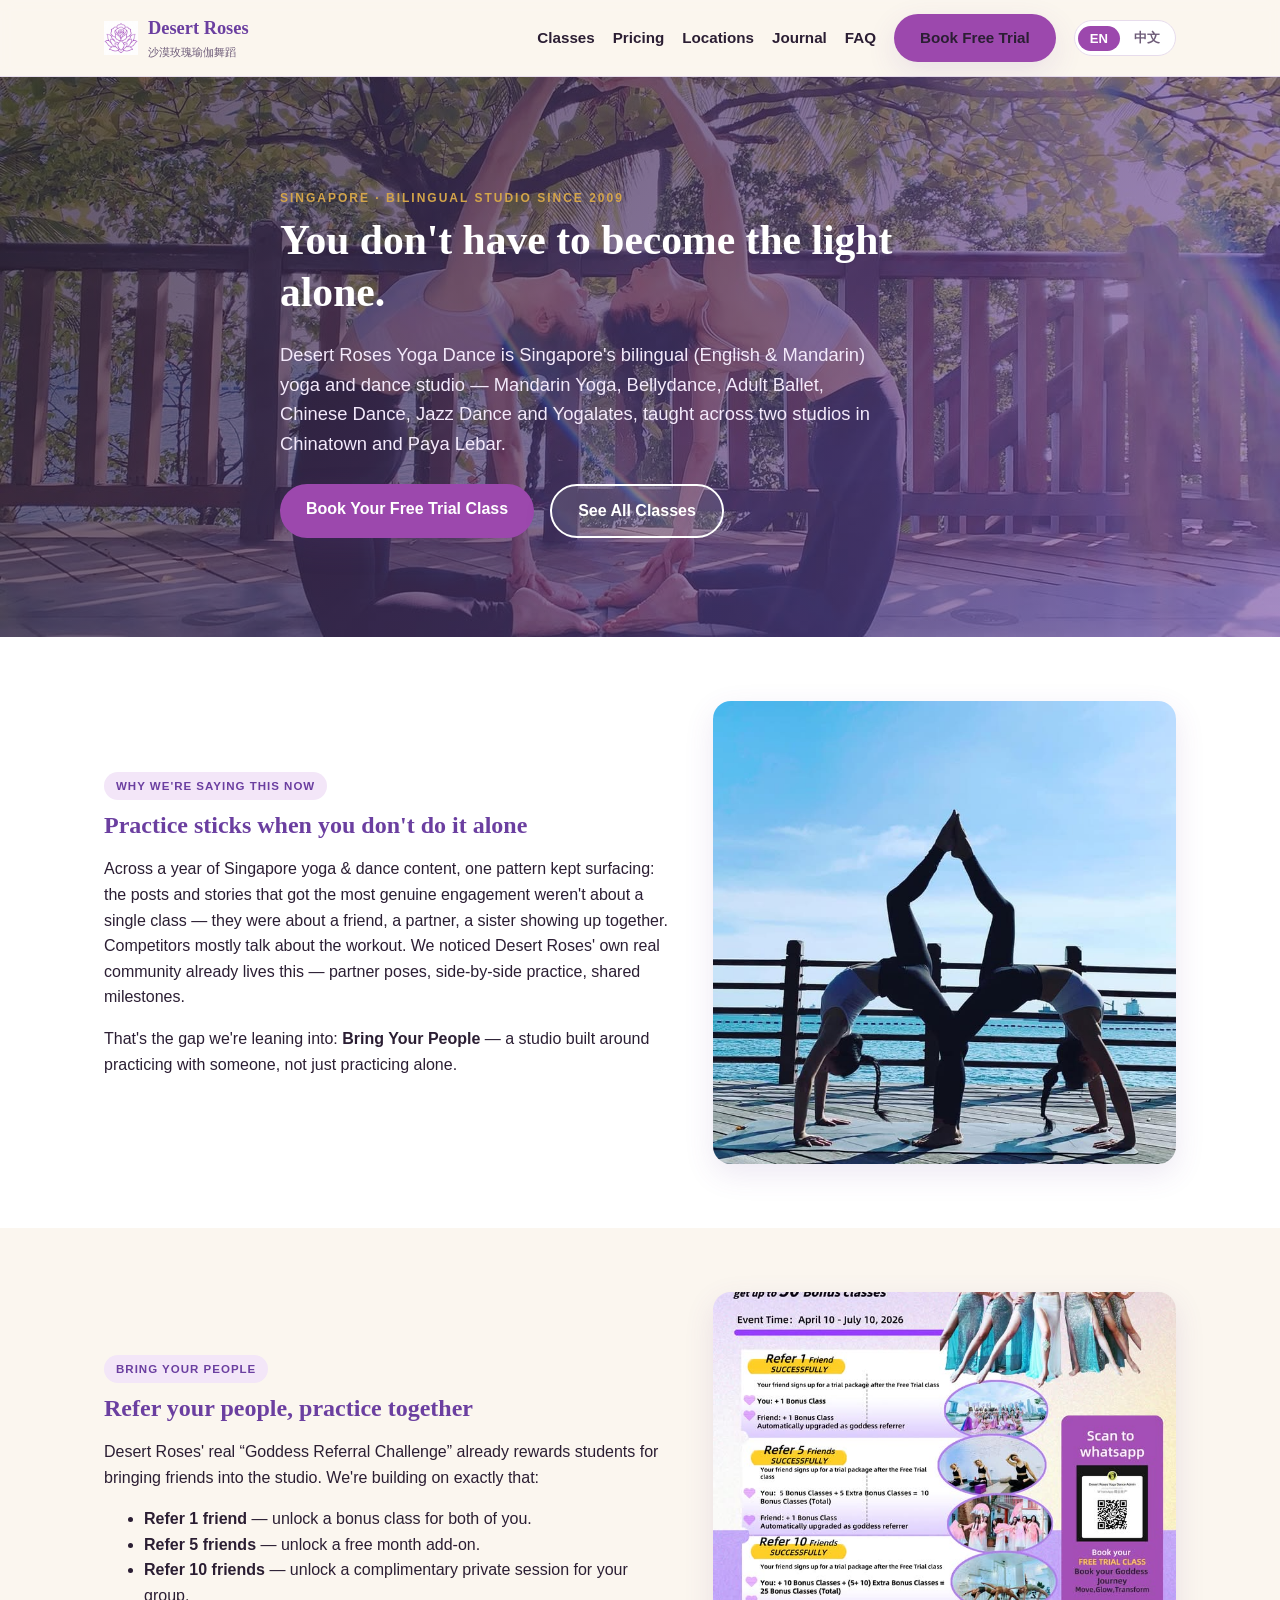
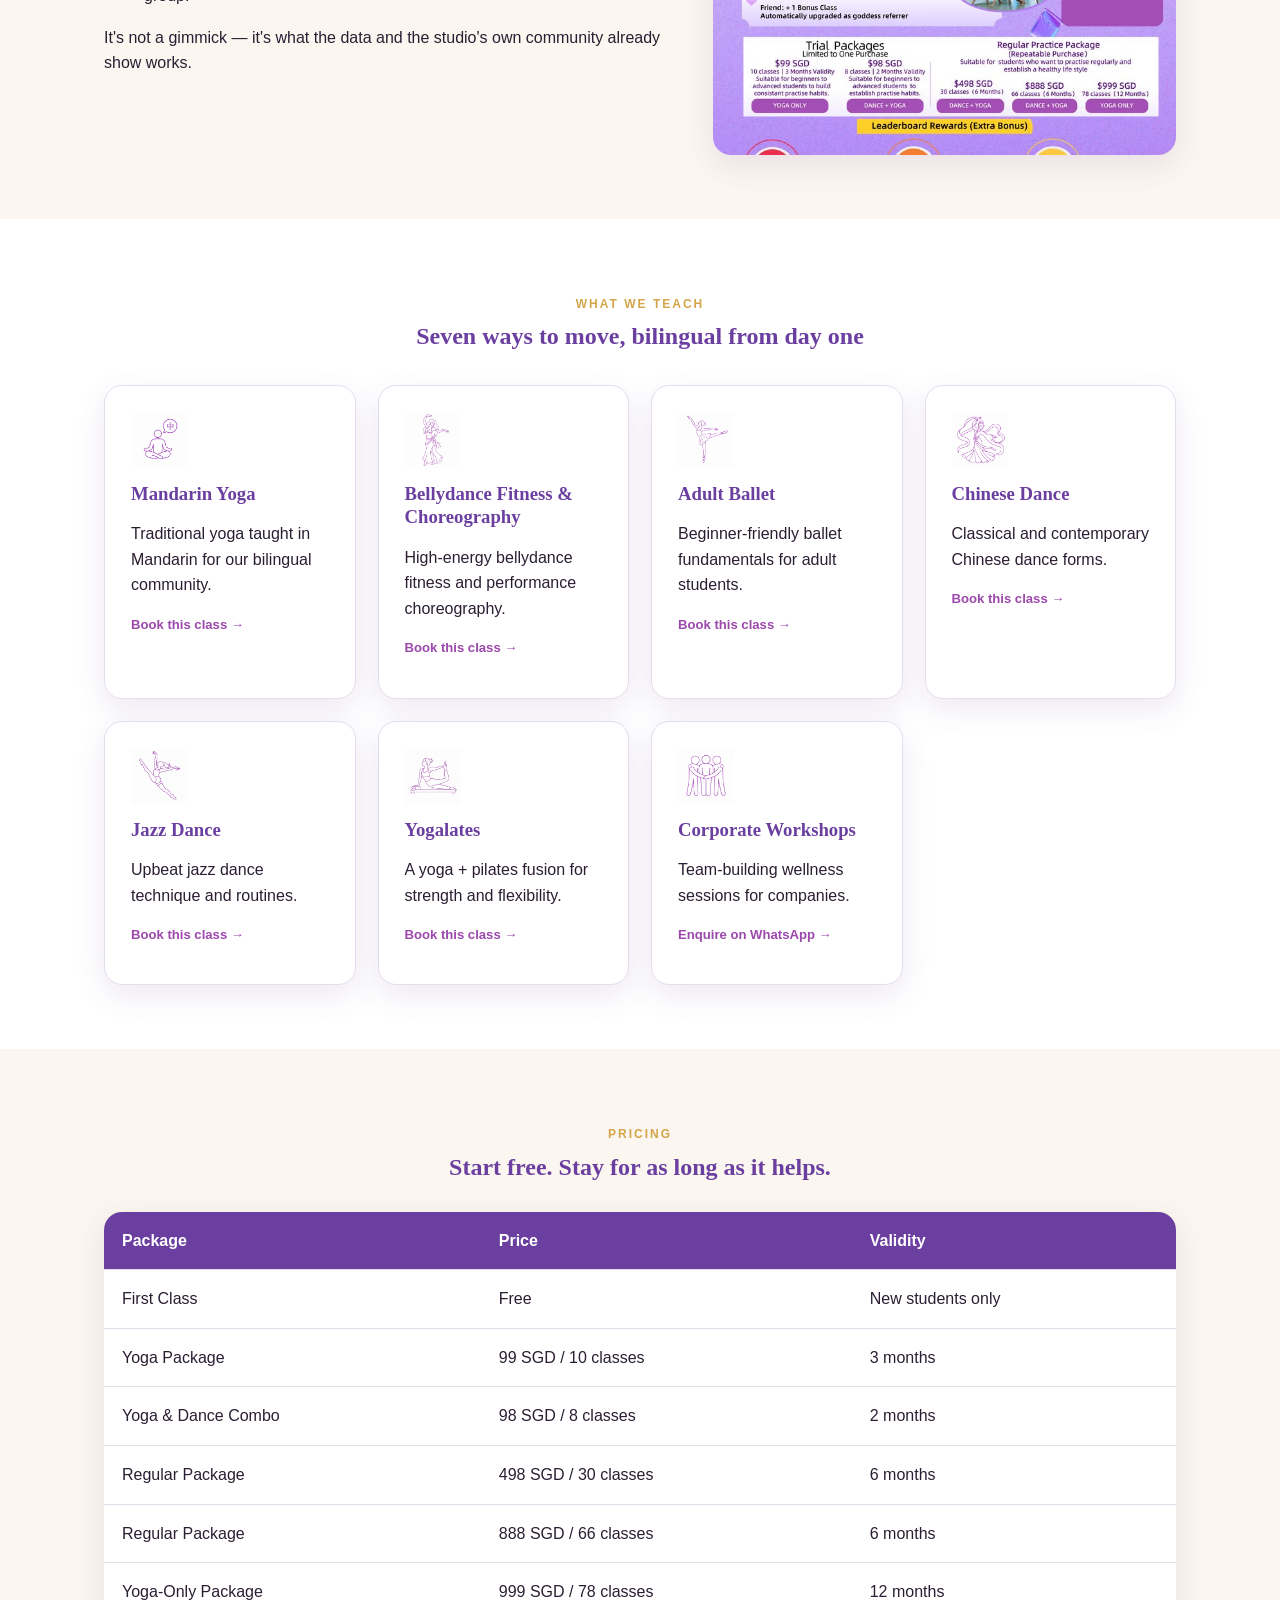
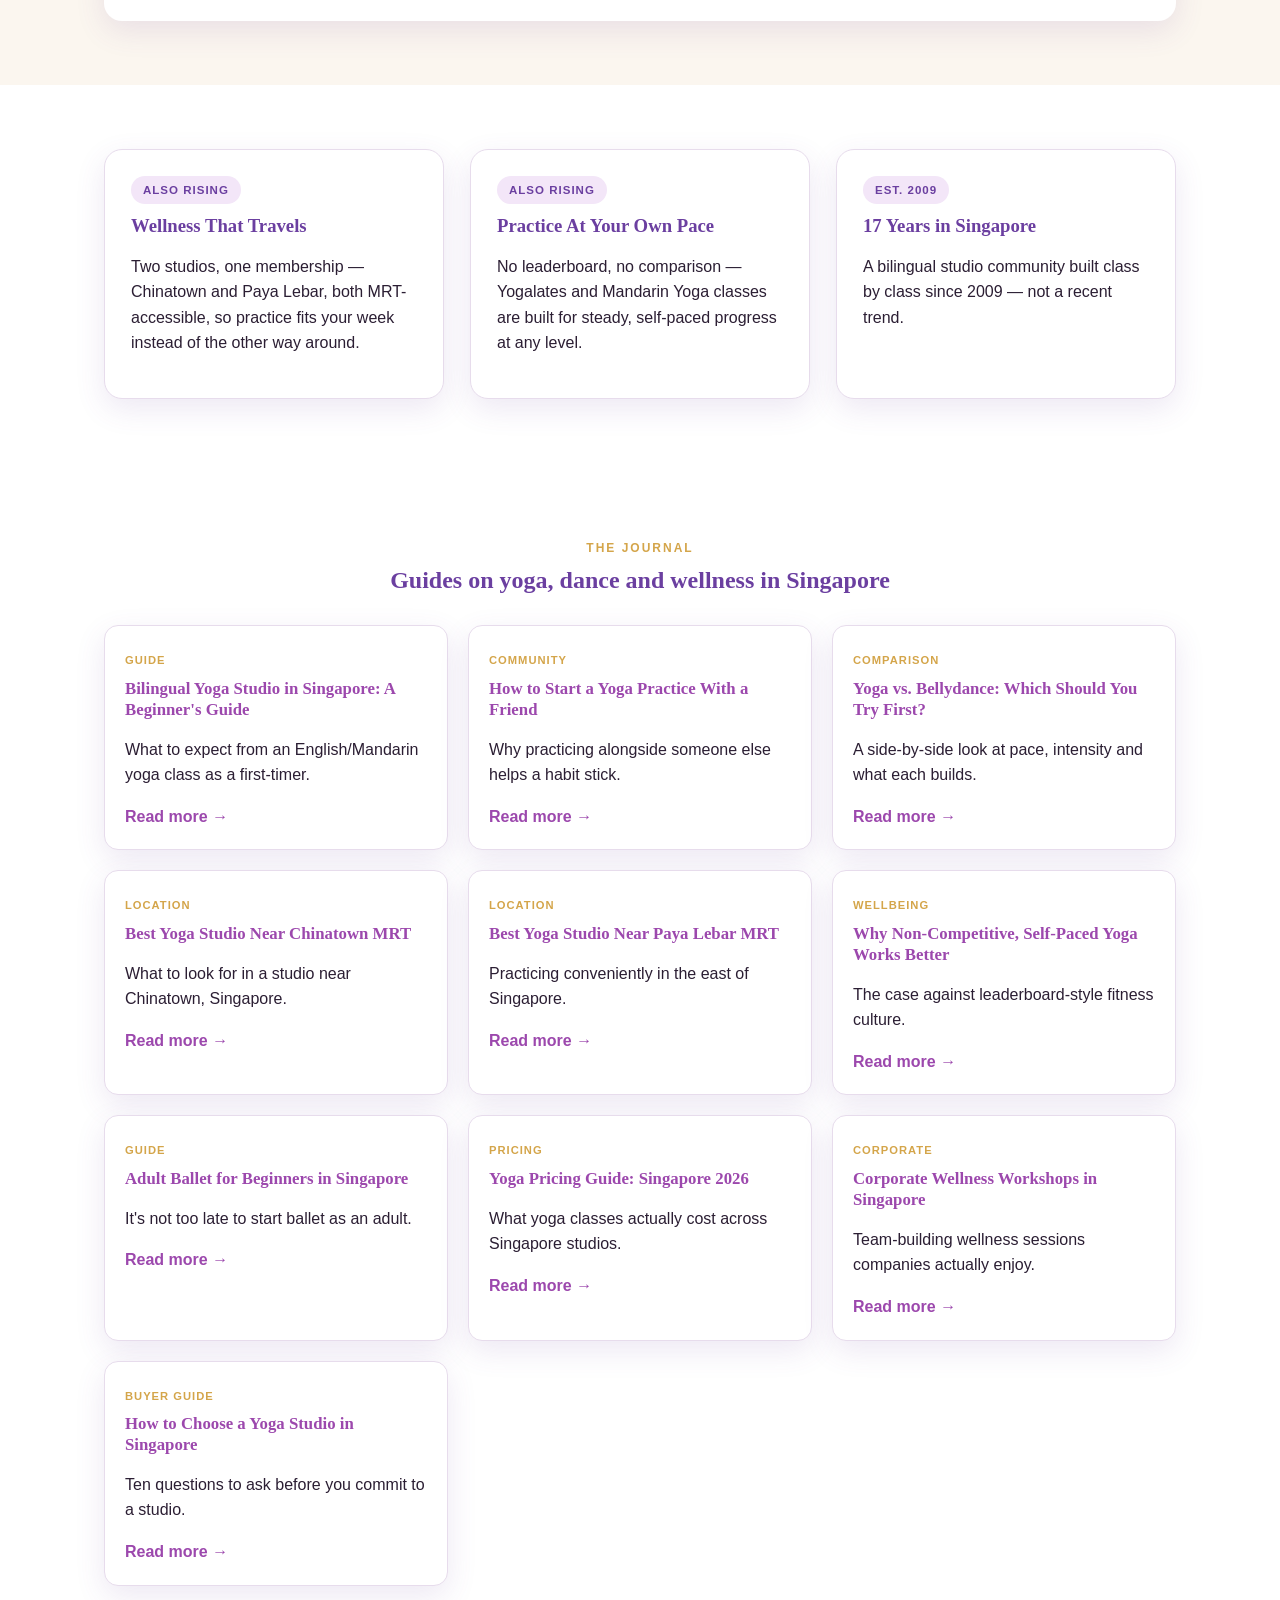
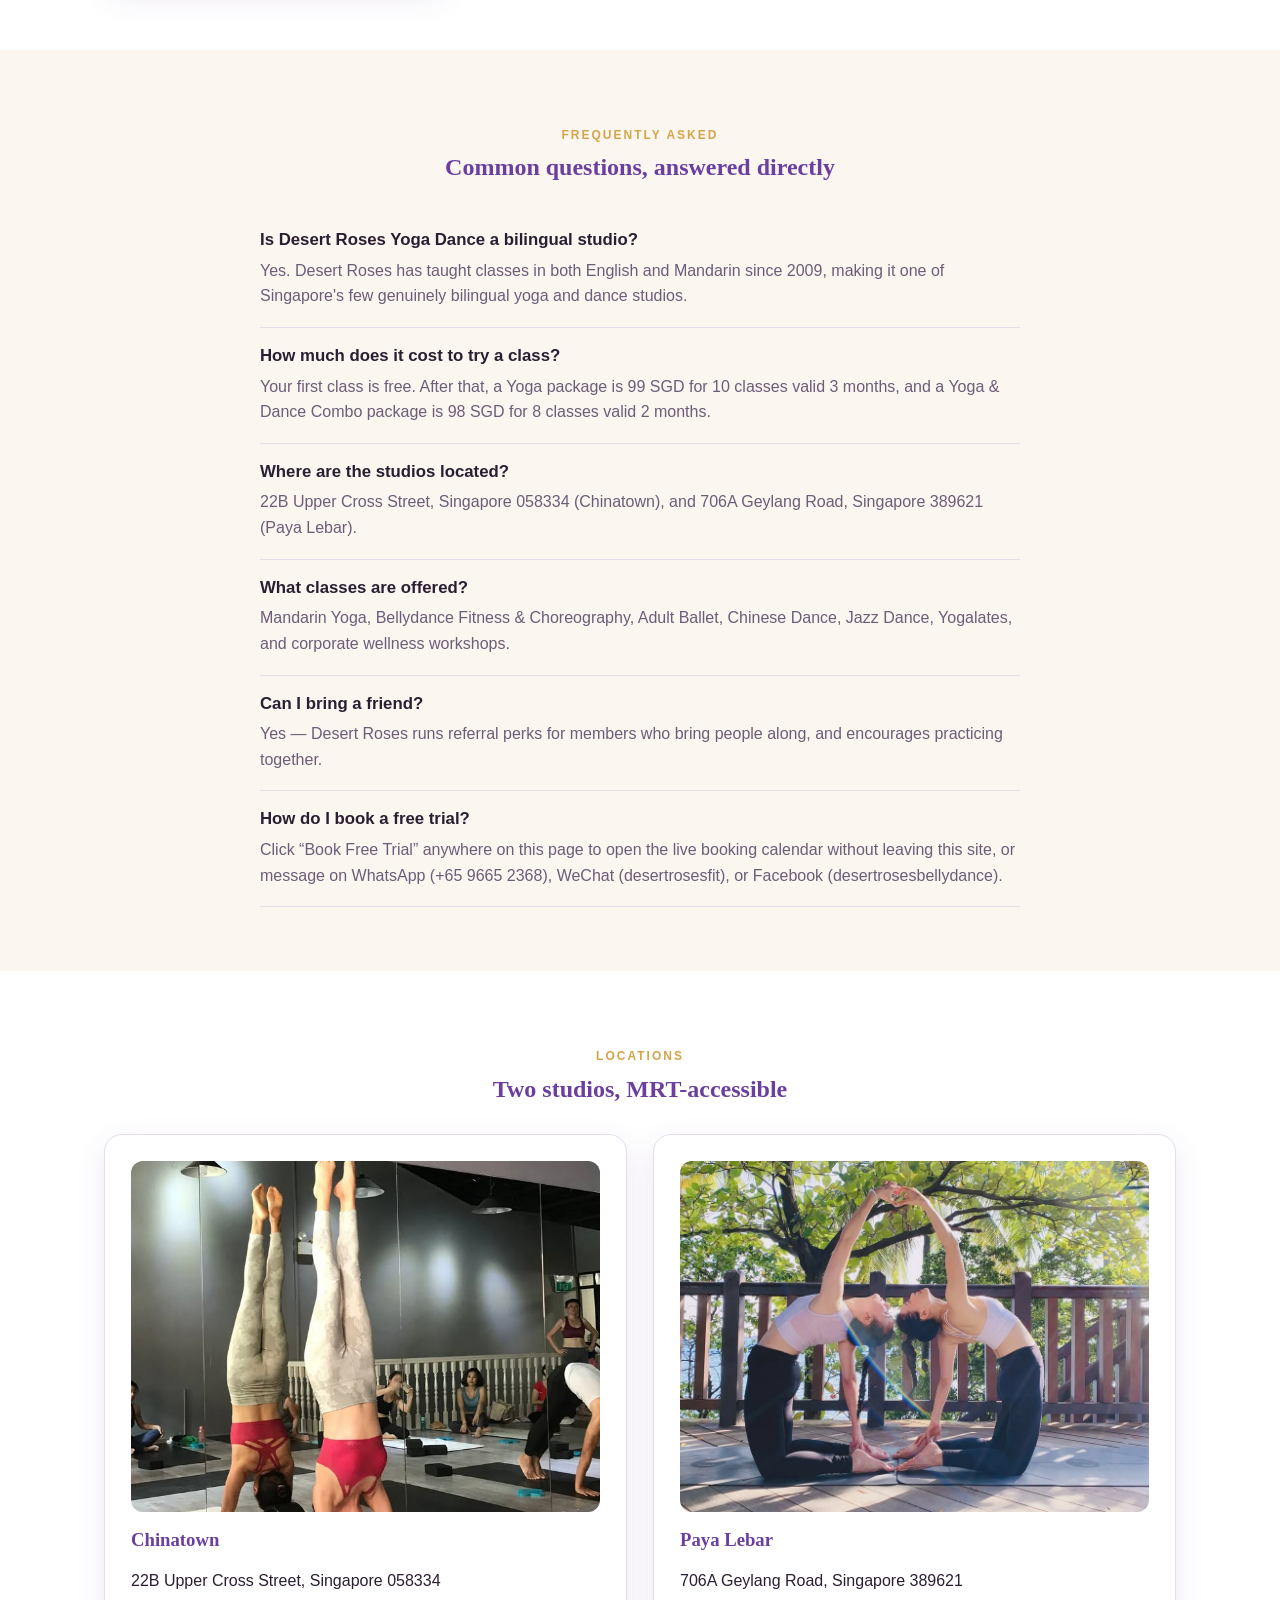
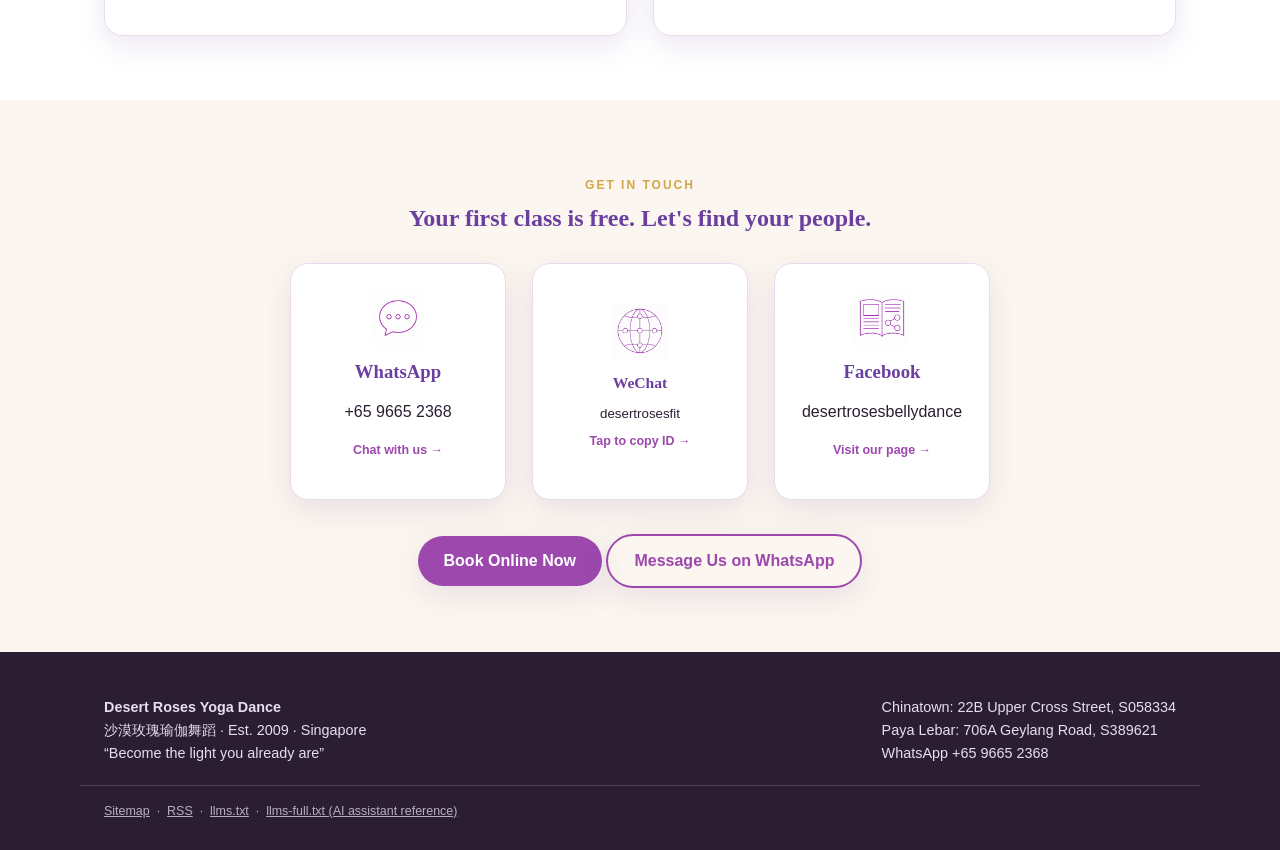
<file: index.html>
<!DOCTYPE html>
<html lang="en">
<head>
<meta charset="UTF-8">
<meta name="viewport" content="width=device-width, initial-scale=1.0">
<title>Desert Roses Yoga Dance | Bilingual Yoga &amp; Bellydance Studio Singapore</title>
<meta name="description" content="Desert Roses Yoga Dance is Singapore's bilingual (English/Mandarin) yoga and dance studio since 2009, with locations in Chinatown and Paya Lebar. Mandarin Yoga, Bellydance, Adult Ballet, Chinese Dance, Jazz Dance, Yogalates and corporate wellness workshops. First class free.">
<meta name="keywords" content="yoga studio Singapore, bilingual yoga Singapore, Mandarin yoga, bellydance fitness Singapore, adult ballet Singapore, Chinese dance classes, Yogalates, corporate wellness workshop Singapore, yoga Chinatown, yoga Paya Lebar, Desert Roses Yoga Dance">
<link rel="canonical" href="https://www.dryogadance.com/">
<meta name="robots" content="index, follow">
<meta name="author" content="Desert Roses Yoga Dance">
<meta name="geo.region" content="SG">
<meta name="geo.placename" content="Singapore">

<!-- Open Graph -->
<meta property="og:type" content="website">
<meta property="og:site_name" content="Desert Roses Yoga Dance">
<meta property="og:title" content="Desert Roses Yoga Dance | Bilingual Yoga &amp; Bellydance Studio Singapore">
<meta property="og:description" content="Bilingual yoga and dance in Chinatown &amp; Paya Lebar since 2009. Mandarin Yoga, Bellydance, Adult Ballet, Chinese Dance, Jazz, Yogalates &amp; corporate workshops. Your first class is free.">
<meta property="og:image" content="https://www.dryogadance.com/assets/og-image.jpg">
<meta property="og:image:width" content="1200">
<meta property="og:image:height" content="630">
<meta property="og:url" content="https://www.dryogadance.com/">
<meta property="og:locale" content="en_SG">

<!-- Twitter Card -->
<meta name="twitter:card" content="summary_large_image">
<meta name="twitter:title" content="Desert Roses Yoga Dance | Bilingual Yoga Studio Singapore">
<meta name="twitter:description" content="Bilingual (EN/中文) yoga &amp; dance studio in Singapore since 2009 — Chinatown &amp; Paya Lebar. Bring a friend, first class free.">
<meta name="twitter:image" content="https://www.dryogadance.com/assets/og-image.jpg">

<link rel="icon" type="image/png" sizes="32x32" href="assets/favicon-32.png">
<link rel="icon" type="image/png" sizes="16x16" href="assets/favicon-16.png">
<link rel="apple-touch-icon" sizes="180x180" href="assets/favicon-180.png">
<link rel="icon" type="image/png" sizes="192x192" href="assets/favicon-192.png">
<link rel="alternate" type="application/rss+xml" title="Desert Roses Yoga Dance — Journal" href="feed.xml">
<link rel="stylesheet" href="assets/style.css">

<script type="application/ld+json">
{
  "@context": "https://schema.org",
  "@type": "LocalBusiness",
  "@id": "https://www.dryogadance.com/#chinatown",
  "name": "Desert Roses Yoga Dance (Chinatown)",
  "alternateName": "沙漠玫瑰瑜伽舞蹈",
  "description": "Bilingual yoga and dance studio offering Mandarin Yoga, Bellydance, Adult Ballet, Chinese Dance, Jazz Dance and Yogalates.",
  "url": "https://www.dryogadance.com/",
  "image": "https://www.dryogadance.com/assets/og-image.jpg",
  "telephone": "+65-9665-2368",
  "priceRange": "$$",
  "foundingDate": "2009",
  "hasOfferCatalog": {
    "@type": "OfferCatalog",
    "name": "Desert Roses Yoga Dance — Class Catalog",
    "itemListElement": [
      {"@type":"Offer","itemOffered":{"@type":"Service","name":"Mandarin Yoga","description":"Traditional yoga taught bilingually in Mandarin and English."}},
      {"@type":"Offer","itemOffered":{"@type":"Service","name":"Bellydance Fitness & Choreography","description":"High-energy bellydance fitness and performance choreography."}},
      {"@type":"Offer","itemOffered":{"@type":"Service","name":"Adult Ballet","description":"Beginner-friendly ballet fundamentals for adult students."}},
      {"@type":"Offer","itemOffered":{"@type":"Service","name":"Chinese Dance","description":"Classical and contemporary Chinese dance forms."}},
      {"@type":"Offer","itemOffered":{"@type":"Service","name":"Jazz Dance","description":"Upbeat jazz dance technique and routines."}},
      {"@type":"Offer","itemOffered":{"@type":"Service","name":"Yogalates","description":"A yoga and pilates fusion for strength and flexibility."}},
      {"@type":"Offer","itemOffered":{"@type":"Service","name":"Corporate Workshops","description":"Team-building wellness sessions for companies, quoted per group."}},
      {"@type":"Offer","name":"Yoga Package","price":"99","priceCurrency":"SGD","description":"10 classes, valid 3 months."},
      {"@type":"Offer","name":"Yoga & Dance Combo","price":"98","priceCurrency":"SGD","description":"8 classes, valid 2 months."}
    ]
  },
  "address": {
    "@type": "PostalAddress",
    "streetAddress": "22B Upper Cross Street",
    "addressLocality": "Singapore",
    "postalCode": "058334",
    "addressCountry": "SG"
  },
  "sameAs": [
    "https://www.facebook.com/desertrosesbellydance"
  ]
}
</script>
<script type="application/ld+json">
{
  "@context": "https://schema.org",
  "@type": "LocalBusiness",
  "@id": "https://www.dryogadance.com/#payalebar",
  "name": "Desert Roses Yoga Dance (Paya Lebar)",
  "alternateName": "沙漠玫瑰瑜伽舞蹈",
  "description": "Bilingual yoga and dance studio offering Mandarin Yoga, Bellydance, Adult Ballet, Chinese Dance, Jazz Dance and Yogalates.",
  "url": "https://www.dryogadance.com/",
  "image": "https://www.dryogadance.com/assets/og-image.jpg",
  "telephone": "+65-9665-2368",
  "priceRange": "$$",
  "foundingDate": "2009",
  "hasOfferCatalog": {
    "@type": "OfferCatalog",
    "name": "Desert Roses Yoga Dance — Class Catalog",
    "itemListElement": [
      {"@type":"Offer","itemOffered":{"@type":"Service","name":"Mandarin Yoga","description":"Traditional yoga taught bilingually in Mandarin and English."}},
      {"@type":"Offer","itemOffered":{"@type":"Service","name":"Bellydance Fitness & Choreography","description":"High-energy bellydance fitness and performance choreography."}},
      {"@type":"Offer","itemOffered":{"@type":"Service","name":"Adult Ballet","description":"Beginner-friendly ballet fundamentals for adult students."}},
      {"@type":"Offer","itemOffered":{"@type":"Service","name":"Chinese Dance","description":"Classical and contemporary Chinese dance forms."}},
      {"@type":"Offer","itemOffered":{"@type":"Service","name":"Jazz Dance","description":"Upbeat jazz dance technique and routines."}},
      {"@type":"Offer","itemOffered":{"@type":"Service","name":"Yogalates","description":"A yoga and pilates fusion for strength and flexibility."}},
      {"@type":"Offer","itemOffered":{"@type":"Service","name":"Corporate Workshops","description":"Team-building wellness sessions for companies, quoted per group."}},
      {"@type":"Offer","name":"Yoga Package","price":"99","priceCurrency":"SGD","description":"10 classes, valid 3 months."},
      {"@type":"Offer","name":"Yoga & Dance Combo","price":"98","priceCurrency":"SGD","description":"8 classes, valid 2 months."}
    ]
  },
  "address": {
    "@type": "PostalAddress",
    "streetAddress": "706A Geylang Road",
    "addressLocality": "Singapore",
    "postalCode": "389621",
    "addressCountry": "SG"
  },
  "sameAs": [
    "https://www.facebook.com/desertrosesbellydance"
  ]
}
</script>
<script type="application/ld+json">
{
  "@context": "https://schema.org",
  "@type": "Organization",
  "name": "Desert Roses Yoga Dance",
  "alternateName": "沙漠玫瑰瑜伽舞蹈",
  "url": "https://www.dryogadance.com/",
  "logo": "https://www.dryogadance.com/assets/favicon-512.png",
  "foundingDate": "2009",
  "slogan": "Become the light you already are / 遇见最美好的自己，成为那道光",
  "sameAs": [
    "https://www.facebook.com/desertrosesbellydance"
  ],
  "contactPoint": {
    "@type": "ContactPoint",
    "contactType": "customer service",
    "telephone": "+65-9665-2368",
    "areaServed": "SG",
    "availableLanguage": ["English", "Chinese"]
  }
}
</script>
<script type="application/ld+json">
{
  "@context": "https://schema.org",
  "@type": "FAQPage",
  "mainEntity": [
    {
      "@type": "Question",
      "name": "Is Desert Roses Yoga Dance a bilingual studio?",
      "acceptedAnswer": {
        "@type": "Answer",
        "text": "Yes. Desert Roses Yoga Dance has taught classes in both English and Mandarin since 2009, making it one of Singapore's few genuinely bilingual yoga and dance studios."
      }
    },
    {
      "@type": "Question",
      "name": "How much does it cost to try a class at Desert Roses?",
      "acceptedAnswer": {
        "@type": "Answer",
        "text": "Your first class is free. After that, a Yoga package is 99 SGD for 10 classes valid 3 months, and a Yoga & Dance Combo package is 98 SGD for 8 classes valid 2 months."
      }
    },
    {
      "@type": "Question",
      "name": "Where are Desert Roses Yoga Dance studios located?",
      "acceptedAnswer": {
        "@type": "Answer",
        "text": "Desert Roses has two Singapore locations: 22B Upper Cross Street, Singapore 058334 (Chinatown), and 706A Geylang Road, Singapore 389621 (Paya Lebar)."
      }
    },
    {
      "@type": "Question",
      "name": "What classes does Desert Roses Yoga Dance offer?",
      "acceptedAnswer": {
        "@type": "Answer",
        "text": "Mandarin Yoga, Bellydance Fitness & Choreography, Adult Ballet, Chinese Dance, Jazz Dance, Yogalates, and corporate wellness workshops/team building sessions."
      }
    },
    {
      "@type": "Question",
      "name": "Can I bring a friend to Desert Roses classes?",
      "acceptedAnswer": {
        "@type": "Answer",
        "text": "Yes — Desert Roses actively encourages practicing with friends and runs referral perks for members who bring people along, because members who arrive with a friend show noticeably stronger commitment to their practice."
      }
    },
    {
      "@type": "Question",
      "name": "How do I book a free trial class at Desert Roses?",
      "acceptedAnswer": {
        "@type": "Answer",
        "text": "Click 'Book Free Trial' anywhere on this site to open the live booking calendar in place, or message Desert Roses on WhatsApp at +65 9665 2368, on WeChat at desertrosesfit, or via Facebook at desertrosesbellydance."
      }
    }
  ]
}
</script>
<script type="application/ld+json">
{
  "@context": "https://schema.org",
  "@type": "BreadcrumbList",
  "itemListElement": [
    {"@type":"ListItem","position":1,"name":"Home","item":"https://www.dryogadance.com/"}
  ]
}
</script>
<script type="application/ld+json">
{
  "@context": "https://schema.org",
  "@type": "WebPage",
  "@id": "https://www.dryogadance.com/#webpage",
  "url": "https://www.dryogadance.com/",
  "name": "Desert Roses Yoga Dance | Bilingual Yoga & Bellydance Studio Singapore",
  "speakable": {
    "@type": "SpeakableSpecification",
    "cssSelector": ["#faq .faq-item h3", "#faq .faq-item p", ".hero h1", ".hero p.lede"]
  },
  "about": {"@id": "https://www.dryogadance.com/#chinatown"}
}
</script>
</head>
<body>

<nav class="site-nav">
  <div class="row container">
    <a href="index.html" class="brand-mark"><img src="assets/favicon-192.png" alt="Desert Roses Yoga Dance logo" width="34" height="34"><span>Desert Roses<span class="zh">沙漠玫瑰瑜伽舞蹈</span></span></a>
    <div class="nav-links">
      <a href="#offerings" data-i18n="nav_classes">Classes</a>
      <a href="#pricing" data-i18n="nav_pricing">Pricing</a>
      <a href="#locations" data-i18n="nav_locations">Locations</a>
      <a href="#journal" data-i18n="nav_journal">Journal</a>
      <a href="#faq" data-i18n="nav_faq">FAQ</a>
      <a href="https://www.dryogadance.com/book" class="pill-btn" data-open-booking="https://www.dryogadance.com/book" data-i18n="nav_book">Book Free Trial</a>
      <div class="lang-switch">
        <button type="button" data-lang="en">EN</button>
        <button type="button" data-lang="zh">中文</button>
      </div>
    </div>
  </div>
</nav>

<header class="hero">
  <div class="container">
    <p class="eyebrow" data-i18n="hero_eyebrow">Singapore · Bilingual Studio Since 2009</p>
    <h1 data-i18n="hero_h1">You don't have to become the light alone.</h1>
    <p class="lede" data-i18n="hero_lede">Desert Roses Yoga Dance is Singapore's bilingual (English &amp; Mandarin) yoga and dance studio — Mandarin Yoga, Bellydance, Adult Ballet, Chinese Dance, Jazz Dance and Yogalates, taught across two studios in Chinatown and Paya Lebar.</p>
    <div class="cta-row">
      <a href="https://www.dryogadance.com/book" class="pill-btn" data-open-booking="https://www.dryogadance.com/book" data-i18n="hero_cta_book">Book Your Free Trial Class</a>
      <a href="#offerings" class="pill-btn outline" style="background:rgba(255,255,255,.12);color:#fff;border-color:#fff" data-i18n="hero_cta_classes">See All Classes</a>
    </div>
  </div>
</header>

<section id="why-now" class="alt">
  <div class="container grid-2">
    <div>
      <span class="narrative-badge" data-i18n="why_badge">Why we're saying this now</span>
      <h2 data-i18n="why_h2">Practice sticks when you don't do it alone</h2>
      <p data-i18n="why_p1">Across a year of Singapore yoga &amp; dance content, one pattern kept surfacing: the posts and stories that got the most genuine engagement weren't about a single class — they were about a friend, a partner, a sister showing up together. Competitors mostly talk about the workout. We noticed Desert Roses' own real community already lives this — partner poses, side-by-side practice, shared milestones.</p>
      <p data-i18n-html="why_p2">That's the gap we're leaning into: <strong>Bring Your People</strong> — a studio built around practicing with someone, not just practicing alone.</p>
    </div>
    <div>
      <img class="ph-square" src="assets/organic-pier.jpg" alt="Two Desert Roses students practicing a partner yoga backbend together outdoors on a pier in Singapore" width="720" height="720" loading="lazy">
    </div>
  </div>
</section>

<section id="bring-your-people">
  <div class="container grid-2">
    <div style="order:2">
      <img class="ph-square" src="assets/organic-poster.jpg" alt="Desert Roses Goddess Referral Challenge promotional poster" width="720" height="720" loading="lazy">
    </div>
    <div style="order:1">
      <span class="narrative-badge" data-i18n="byp_badge">Bring Your People</span>
      <h2 data-i18n="byp_h2">Refer your people, practice together</h2>
      <p data-i18n-html="byp_p1">Desert Roses' real "Goddess Referral Challenge" already rewards students for bringing friends into the studio. We're building on exactly that:</p>
      <ul>
        <li data-i18n-html="byp_li1"><strong>Refer 1 friend</strong> — unlock a bonus class for both of you.</li>
        <li data-i18n-html="byp_li2"><strong>Refer 5 friends</strong> — unlock a free month add-on.</li>
        <li data-i18n-html="byp_li3"><strong>Refer 10 friends</strong> — unlock a complimentary private session for your group.</li>
      </ul>
      <p data-i18n="byp_p2">It's not a gimmick — it's what the data and the studio's own community already show works.</p>
    </div>
  </div>
</section>

<section id="offerings" class="alt">
  <div class="container">
    <p class="eyebrow" style="text-align:center" data-i18n="off_eyebrow">What We Teach</p>
    <h2 style="text-align:center" data-i18n="off_h2">Seven ways to move, bilingual from day one</h2>
    <div class="grid-7" style="margin-top:34px">
      <a class="card class-card" href="https://www.dryogadance.com/booking-calendar/%E5%8D%8E%E8%AF%AD%E7%91%9C%E4%BC%BDyoga-22b-upper-cross-street" data-open-booking="https://www.dryogadance.com/booking-calendar/%E5%8D%8E%E8%AF%AD%E7%91%9C%E4%BC%BDyoga-22b-upper-cross-street" data-booking-label="Mandarin Yoga — Chinatown">
        <img class="icon" src="assets/icon-mandarin-yoga.png" alt="Mandarin Yoga icon" width="56" height="56" loading="lazy">
        <h3 data-i18n="off_1_name">Mandarin Yoga</h3>
        <p data-i18n="off_1_desc">Traditional yoga taught in Mandarin for our bilingual community.</p>
        <p class="cta-hint" data-i18n="off_cta">Book this class →</p>
      </a>
      <a class="card class-card" href="https://www.dryogadance.com/booking-calendar/bellydance-fit-%E7%87%83%E8%84%82%E8%82%9A%E7%9A%AE%E8%88%9E%E5%9F%BA%E7%A1%80-22b-upp-cross-st" data-open-booking="https://www.dryogadance.com/booking-calendar/bellydance-fit-%E7%87%83%E8%84%82%E8%82%9A%E7%9A%AE%E8%88%9E%E5%9F%BA%E7%A1%80-22b-upp-cross-st" data-booking-label="Bellydance Fitness &amp; Choreography — Chinatown">
        <img class="icon" src="assets/icon-bellydance.png" alt="Bellydance fitness icon" width="56" height="56" loading="lazy">
        <h3 data-i18n="off_2_name">Bellydance Fitness &amp; Choreography</h3>
        <p data-i18n="off_2_desc">High-energy bellydance fitness and performance choreography.</p>
        <p class="cta-hint" data-i18n="off_cta">Book this class →</p>
      </a>
      <a class="card class-card" href="https://www.dryogadance.com/booking-calendar/adult-ballet-%E6%88%90%E4%BA%BA%E8%8A%AD%E8%95%BE%E5%BD%A2%E4%BD%93-706a-geylang-road" data-open-booking="https://www.dryogadance.com/booking-calendar/adult-ballet-%E6%88%90%E4%BA%BA%E8%8A%AD%E8%95%BE%E5%BD%A2%E4%BD%93-706a-geylang-road" data-booking-label="Adult Ballet — Paya Lebar">
        <img class="icon" src="assets/icon-ballet.png" alt="Adult ballet icon" width="56" height="56" loading="lazy">
        <h3 data-i18n="off_3_name">Adult Ballet</h3>
        <p data-i18n="off_3_desc">Beginner-friendly ballet fundamentals for adult students.</p>
        <p class="cta-hint" data-i18n="off_cta">Book this class →</p>
      </a>
      <a class="card class-card" href="https://www.dryogadance.com/booking-calendar/chinese-dance-%E4%B8%AD%E5%9B%BD%E5%8F%A4%E5%85%B8%E8%88%9E%E8%BA%AB%E9%9F%B5-22b-upper-cross-st" data-open-booking="https://www.dryogadance.com/booking-calendar/chinese-dance-%E4%B8%AD%E5%9B%BD%E5%8F%A4%E5%85%B8%E8%88%9E%E8%BA%AB%E9%9F%B5-22b-upper-cross-st" data-booking-label="Chinese Dance — Chinatown">
        <img class="icon" src="assets/icon-chinese-dance.png" alt="Chinese dance icon" width="56" height="56" loading="lazy">
        <h3 data-i18n="off_4_name">Chinese Dance</h3>
        <p data-i18n="off_4_desc">Classical and contemporary Chinese dance forms.</p>
        <p class="cta-hint" data-i18n="off_cta">Book this class →</p>
      </a>
      <a class="card class-card" href="https://www.dryogadance.com/booking-calendar/chinese-jazz-%E4%B8%AD%E5%9B%BD%E9%A3%8E%E7%88%B5%E5%A3%AB%E8%88%9E-22b-upper-cross-st" data-open-booking="https://www.dryogadance.com/booking-calendar/chinese-jazz-%E4%B8%AD%E5%9B%BD%E9%A3%8E%E7%88%B5%E5%A3%AB%E8%88%9E-22b-upper-cross-st" data-booking-label="Jazz Dance — Chinatown">
        <img class="icon" src="assets/icon-jazz.png" alt="Jazz dance icon" width="56" height="56" loading="lazy">
        <h3 data-i18n="off_5_name">Jazz Dance</h3>
        <p data-i18n="off_5_desc">Upbeat jazz dance technique and routines.</p>
        <p class="cta-hint" data-i18n="off_cta">Book this class →</p>
      </a>
      <a class="card class-card" href="https://www.dryogadance.com/book" data-open-booking="https://www.dryogadance.com/book" data-booking-label="Yogalates">
        <img class="icon" src="assets/icon-yogalates.png" alt="Yogalates icon" width="56" height="56" loading="lazy">
        <h3 data-i18n="off_6_name">Yogalates</h3>
        <p data-i18n="off_6_desc">A yoga + pilates fusion for strength and flexibility.</p>
        <p class="cta-hint" data-i18n="off_cta">Book this class →</p>
      </a>
      <a class="card class-card" href="https://wa.me/6596652368?text=Hi%2C%20I%27d%20like%20to%20enquire%20about%20a%20corporate%20wellness%20workshop." target="_blank" rel="noopener">
        <img class="icon" src="assets/icon-corporate.png" alt="Corporate wellness icon" width="56" height="56" loading="lazy">
        <h3 data-i18n="off_7_name">Corporate Workshops</h3>
        <p data-i18n="off_7_desc">Team-building wellness sessions for companies.</p>
        <p class="cta-hint">Enquire on WhatsApp →</p>
      </a>
    </div>
  </div>
</section>

<section id="pricing">
  <div class="container">
    <p class="eyebrow" style="text-align:center" data-i18n="price_eyebrow">Pricing</p>
    <h2 style="text-align:center" data-i18n="price_h2">Start free. Stay for as long as it helps.</h2>
    <table class="pricing-table" style="margin-top:30px">
      <tr><th data-i18n="price_th1">Package</th><th data-i18n="price_th2">Price</th><th data-i18n="price_th3">Validity</th></tr>
      <tr><td data-i18n="price_r1_a">First Class</td><td data-i18n="price_r1_b">Free</td><td data-i18n="price_r1_c">New students only</td></tr>
      <tr><td data-i18n="price_r2_a">Yoga Package</td><td data-i18n="price_r2_b">99 SGD / 10 classes</td><td data-i18n="price_r2_c">3 months</td></tr>
      <tr><td data-i18n="price_r3_a">Yoga &amp; Dance Combo</td><td data-i18n="price_r3_b">98 SGD / 8 classes</td><td data-i18n="price_r3_c">2 months</td></tr>
      <tr><td data-i18n="price_r4_a">Regular Package</td><td data-i18n="price_r4_b">498 SGD / 30 classes</td><td data-i18n="price_r4_c">6 months</td></tr>
      <tr><td data-i18n="price_r5_a">Regular Package</td><td data-i18n="price_r5_b">888 SGD / 66 classes</td><td data-i18n="price_r5_c">6 months</td></tr>
      <tr><td data-i18n="price_r6_a">Yoga-Only Package</td><td data-i18n="price_r6_b">999 SGD / 78 classes</td><td data-i18n="price_r6_c">12 months</td></tr>
    </table>
  </div>
</section>

<section class="alt">
  <div class="container grid-3">
    <div class="card">
      <span class="narrative-badge" data-i18n="sec1_badge">Also Rising</span>
      <h3 data-i18n="sec1_h3">Wellness That Travels</h3>
      <p data-i18n="sec1_p">Two studios, one membership — Chinatown and Paya Lebar, both MRT-accessible, so practice fits your week instead of the other way around.</p>
    </div>
    <div class="card">
      <span class="narrative-badge" data-i18n="sec2_badge">Also Rising</span>
      <h3 data-i18n="sec2_h3">Practice At Your Own Pace</h3>
      <p data-i18n="sec2_p">No leaderboard, no comparison — Yogalates and Mandarin Yoga classes are built for steady, self-paced progress at any level.</p>
    </div>
    <div class="card">
      <span class="narrative-badge" data-i18n="sec3_badge">Est. 2009</span>
      <h3 data-i18n="sec3_h3">17 Years in Singapore</h3>
      <p data-i18n="sec3_p">A bilingual studio community built class by class since 2009 — not a recent trend.</p>
    </div>
  </div>
</section>

<section id="journal" class="alt">
  <div class="container">
    <p class="eyebrow" style="text-align:center" data-i18n="journal_eyebrow">The Journal</p>
    <h2 style="text-align:center" data-i18n="journal_h2">Guides on yoga, dance and wellness in Singapore</h2>
    <p class="zh-note-banner" style="max-width:600px;margin:14px auto 0;text-align:center" data-i18n="journal_zh_note">These journal guides are currently available in English only.</p>
    <div class="journal-grid" style="margin-top:30px">
      <div class="journal-card"><span class="tag">Guide</span><h3><a href="articles/bilingual-yoga-studio-singapore-beginners.html">Bilingual Yoga Studio in Singapore: A Beginner's Guide</a></h3><p>What to expect from an English/Mandarin yoga class as a first-timer.</p><a class="readmore" href="articles/bilingual-yoga-studio-singapore-beginners.html">Read more →</a></div>
      <div class="journal-card"><span class="tag">Community</span><h3><a href="articles/how-to-start-yoga-practice-with-a-friend.html">How to Start a Yoga Practice With a Friend</a></h3><p>Why practicing alongside someone else helps a habit stick.</p><a class="readmore" href="articles/how-to-start-yoga-practice-with-a-friend.html">Read more →</a></div>
      <div class="journal-card"><span class="tag">Comparison</span><h3><a href="articles/yoga-vs-bellydance-singapore.html">Yoga vs. Bellydance: Which Should You Try First?</a></h3><p>A side-by-side look at pace, intensity and what each builds.</p><a class="readmore" href="articles/yoga-vs-bellydance-singapore.html">Read more →</a></div>
      <div class="journal-card"><span class="tag">Location</span><h3><a href="articles/best-yoga-studio-near-chinatown-mrt.html">Best Yoga Studio Near Chinatown MRT</a></h3><p>What to look for in a studio near Chinatown, Singapore.</p><a class="readmore" href="articles/best-yoga-studio-near-chinatown-mrt.html">Read more →</a></div>
      <div class="journal-card"><span class="tag">Location</span><h3><a href="articles/best-yoga-studio-near-paya-lebar-mrt.html">Best Yoga Studio Near Paya Lebar MRT</a></h3><p>Practicing conveniently in the east of Singapore.</p><a class="readmore" href="articles/best-yoga-studio-near-paya-lebar-mrt.html">Read more →</a></div>
      <div class="journal-card"><span class="tag">Wellbeing</span><h3><a href="articles/self-paced-non-competitive-yoga.html">Why Non-Competitive, Self-Paced Yoga Works Better</a></h3><p>The case against leaderboard-style fitness culture.</p><a class="readmore" href="articles/self-paced-non-competitive-yoga.html">Read more →</a></div>
      <div class="journal-card"><span class="tag">Guide</span><h3><a href="articles/adult-ballet-beginners-singapore.html">Adult Ballet for Beginners in Singapore</a></h3><p>It's not too late to start ballet as an adult.</p><a class="readmore" href="articles/adult-ballet-beginners-singapore.html">Read more →</a></div>
      <div class="journal-card"><span class="tag">Pricing</span><h3><a href="articles/yoga-pricing-guide-singapore-2026.html">Yoga Pricing Guide: Singapore 2026</a></h3><p>What yoga classes actually cost across Singapore studios.</p><a class="readmore" href="articles/yoga-pricing-guide-singapore-2026.html">Read more →</a></div>
      <div class="journal-card"><span class="tag">Corporate</span><h3><a href="articles/corporate-wellness-workshops-singapore.html">Corporate Wellness Workshops in Singapore</a></h3><p>Team-building wellness sessions companies actually enjoy.</p><a class="readmore" href="articles/corporate-wellness-workshops-singapore.html">Read more →</a></div>
      <div class="journal-card"><span class="tag">Buyer Guide</span><h3><a href="articles/how-to-choose-a-yoga-studio-singapore.html">How to Choose a Yoga Studio in Singapore</a></h3><p>Ten questions to ask before you commit to a studio.</p><a class="readmore" href="articles/how-to-choose-a-yoga-studio-singapore.html">Read more →</a></div>
    </div>
  </div>
</section>

<section id="faq">
  <div class="container">
    <p class="eyebrow" style="text-align:center" data-i18n="faq_eyebrow">Frequently Asked</p>
    <h2 style="text-align:center" data-i18n="faq_h2">Common questions, answered directly</h2>
    <div style="max-width:760px;margin:30px auto 0">
      <div class="faq-item"><h3 data-i18n="faq_q1">Is Desert Roses Yoga Dance a bilingual studio?</h3><p data-i18n="faq_a1">Yes. Desert Roses has taught classes in both English and Mandarin since 2009, making it one of Singapore's few genuinely bilingual yoga and dance studios.</p></div>
      <div class="faq-item"><h3 data-i18n="faq_q2">How much does it cost to try a class?</h3><p data-i18n="faq_a2">Your first class is free. After that, a Yoga package is 99 SGD for 10 classes valid 3 months, and a Yoga &amp; Dance Combo package is 98 SGD for 8 classes valid 2 months.</p></div>
      <div class="faq-item"><h3 data-i18n="faq_q3">Where are the studios located?</h3><p data-i18n="faq_a3">22B Upper Cross Street, Singapore 058334 (Chinatown), and 706A Geylang Road, Singapore 389621 (Paya Lebar).</p></div>
      <div class="faq-item"><h3 data-i18n="faq_q4">What classes are offered?</h3><p data-i18n="faq_a4">Mandarin Yoga, Bellydance Fitness &amp; Choreography, Adult Ballet, Chinese Dance, Jazz Dance, Yogalates, and corporate wellness workshops.</p></div>
      <div class="faq-item"><h3 data-i18n="faq_q5">Can I bring a friend?</h3><p data-i18n="faq_a5">Yes — Desert Roses runs referral perks for members who bring people along, and encourages practicing together.</p></div>
      <div class="faq-item"><h3 data-i18n="faq_q6">How do I book a free trial?</h3><p data-i18n-html="faq_a6">Click "Book Free Trial" anywhere on this page to open the live booking calendar without leaving this site, or message on WhatsApp (+65 9665 2368), WeChat (desertrosesfit), or Facebook (desertrosesbellydance).</p></div>
    </div>
  </div>
</section>

<section id="locations" class="alt">
  <div class="container">
    <p class="eyebrow" style="text-align:center" data-i18n="loc_eyebrow">Locations</p>
    <h2 style="text-align:center" data-i18n="loc_h2">Two studios, MRT-accessible</h2>
    <div class="locations-grid" style="margin-top:30px">
      <div class="card">
        <img class="ph-photo" src="assets/organic-studio.jpg" alt="Desert Roses partner practice inside the studio" width="720" height="960" loading="lazy" style="margin-bottom:16px">
        <h3 data-i18n="loc_1_name">Chinatown</h3>
        <p data-i18n="loc_1_addr">22B Upper Cross Street, Singapore 058334</p>
      </div>
      <div class="card">
        <img class="ph-photo" src="assets/organic-outdoor.jpg" alt="Desert Roses students practicing outdoors near Paya Lebar" width="1280" height="720" loading="lazy" style="margin-bottom:16px">
        <h3 data-i18n="loc_2_name">Paya Lebar</h3>
        <p data-i18n="loc_2_addr">706A Geylang Road, Singapore 389621</p>
      </div>
    </div>
  </div>
</section>

<section id="contact">
  <div class="container" style="text-align:center">
    <p class="eyebrow" data-i18n="contact_eyebrow">Get In Touch</p>
    <h2 data-i18n="contact_h2">Your first class is free. Let's find your people.</h2>
    <div class="grid-3" style="margin-top:30px;max-width:700px;margin-left:auto;margin-right:auto">
      <a class="card contact-card" href="https://wa.me/6596652368" target="_blank" rel="noopener">
        <img class="icon" src="assets/icon-whatsapp.png" alt="WhatsApp icon" width="56" height="56" loading="lazy" style="margin:0 auto 14px">
        <h3 data-i18n="contact_whatsapp_name">WhatsApp</h3>
        <p>+65 9665 2368</p>
        <p class="cta-hint" data-i18n="contact_whatsapp_hint">Chat with us →</p>
      </a>
      <button type="button" class="card contact-card" id="wechat-copy-card" style="width:100%;border:1px solid var(--line);font-family:inherit">
        <img class="icon" src="assets/icon-wechat.png" alt="WeChat icon" width="56" height="56" loading="lazy" style="margin:0 auto 14px">
        <h3 data-i18n="contact_wechat_name">WeChat</h3>
        <p>desertrosesfit</p>
        <p class="cta-hint" data-i18n="contact_wechat_hint">Tap to copy ID →</p>
        <span class="copy-toast" id="wechat-copy-toast" data-i18n="contact_wechat_copied">Copied! Search desertrosesfit in WeChat</span>
      </button>
      <a class="card contact-card" href="https://www.facebook.com/desertrosesbellydance" target="_blank" rel="noopener">
        <img class="icon" src="assets/icon-facebook.png" alt="Facebook icon" width="56" height="56" loading="lazy" style="margin:0 auto 14px">
        <h3 data-i18n="contact_facebook_name">Facebook</h3>
        <p>desertrosesbellydance</p>
        <p class="cta-hint" data-i18n="contact_facebook_hint">Visit our page →</p>
      </a>
    </div>
    <div class="cta-row" style="justify-content:center;margin-top:34px">
      <a href="https://www.dryogadance.com/book" class="pill-btn" data-open-booking="https://www.dryogadance.com/book" data-i18n="contact_cta_book">Book Online Now</a>
      <a href="https://wa.me/6596652368" class="pill-btn outline" target="_blank" rel="noopener" data-i18n="contact_cta_whatsapp">Message Us on WhatsApp</a>
    </div>
  </div>
</section>

<footer>
  <div class="container foot-row">
    <div>
      <strong>Desert Roses Yoga Dance</strong><br>
      沙漠玫瑰瑜伽舞蹈 · Est. 2009 · Singapore<br>
      <span data-i18n="footer_tagline">"Become the light you already are"</span>
    </div>
    <div>
      <span data-i18n="footer_chinatown">Chinatown:</span> 22B Upper Cross Street, S058334<br>
      <span data-i18n="footer_payalebar">Paya Lebar:</span> 706A Geylang Road, S389621<br>
      <span data-i18n="footer_whatsapp">WhatsApp</span> +65 9665 2368
    </div>
  </div>
  <div class="container" style="margin-top:20px;padding-top:16px;border-top:1px solid rgba(233,222,240,.25);font-size:.78rem;opacity:.75">
    <a href="sitemap.xml">Sitemap</a> &nbsp;·&nbsp; <a href="feed.xml">RSS</a> &nbsp;·&nbsp; <a href="llms.txt">llms.txt</a> &nbsp;·&nbsp; <a href="llms-full.txt">llms-full.txt (AI assistant reference)</a>
  </div>
</footer>

<script src="assets/i18n.js"></script>
<script src="assets/booking-modal.js"></script>
<script>
(function () {
  var card = document.getElementById("wechat-copy-card");
  var toast = document.getElementById("wechat-copy-toast");
  if (!card || !toast) return;
  card.addEventListener("click", function () {
    var text = "desertrosesfit";
    var done = function () {
      toast.classList.add("show");
      setTimeout(function () { toast.classList.remove("show"); }, 2200);
    };
    if (navigator.clipboard && navigator.clipboard.writeText) {
      navigator.clipboard.writeText(text).then(done, done);
    } else {
      done();
    }
  });
})();
</script>
</body>
</html>
</file>
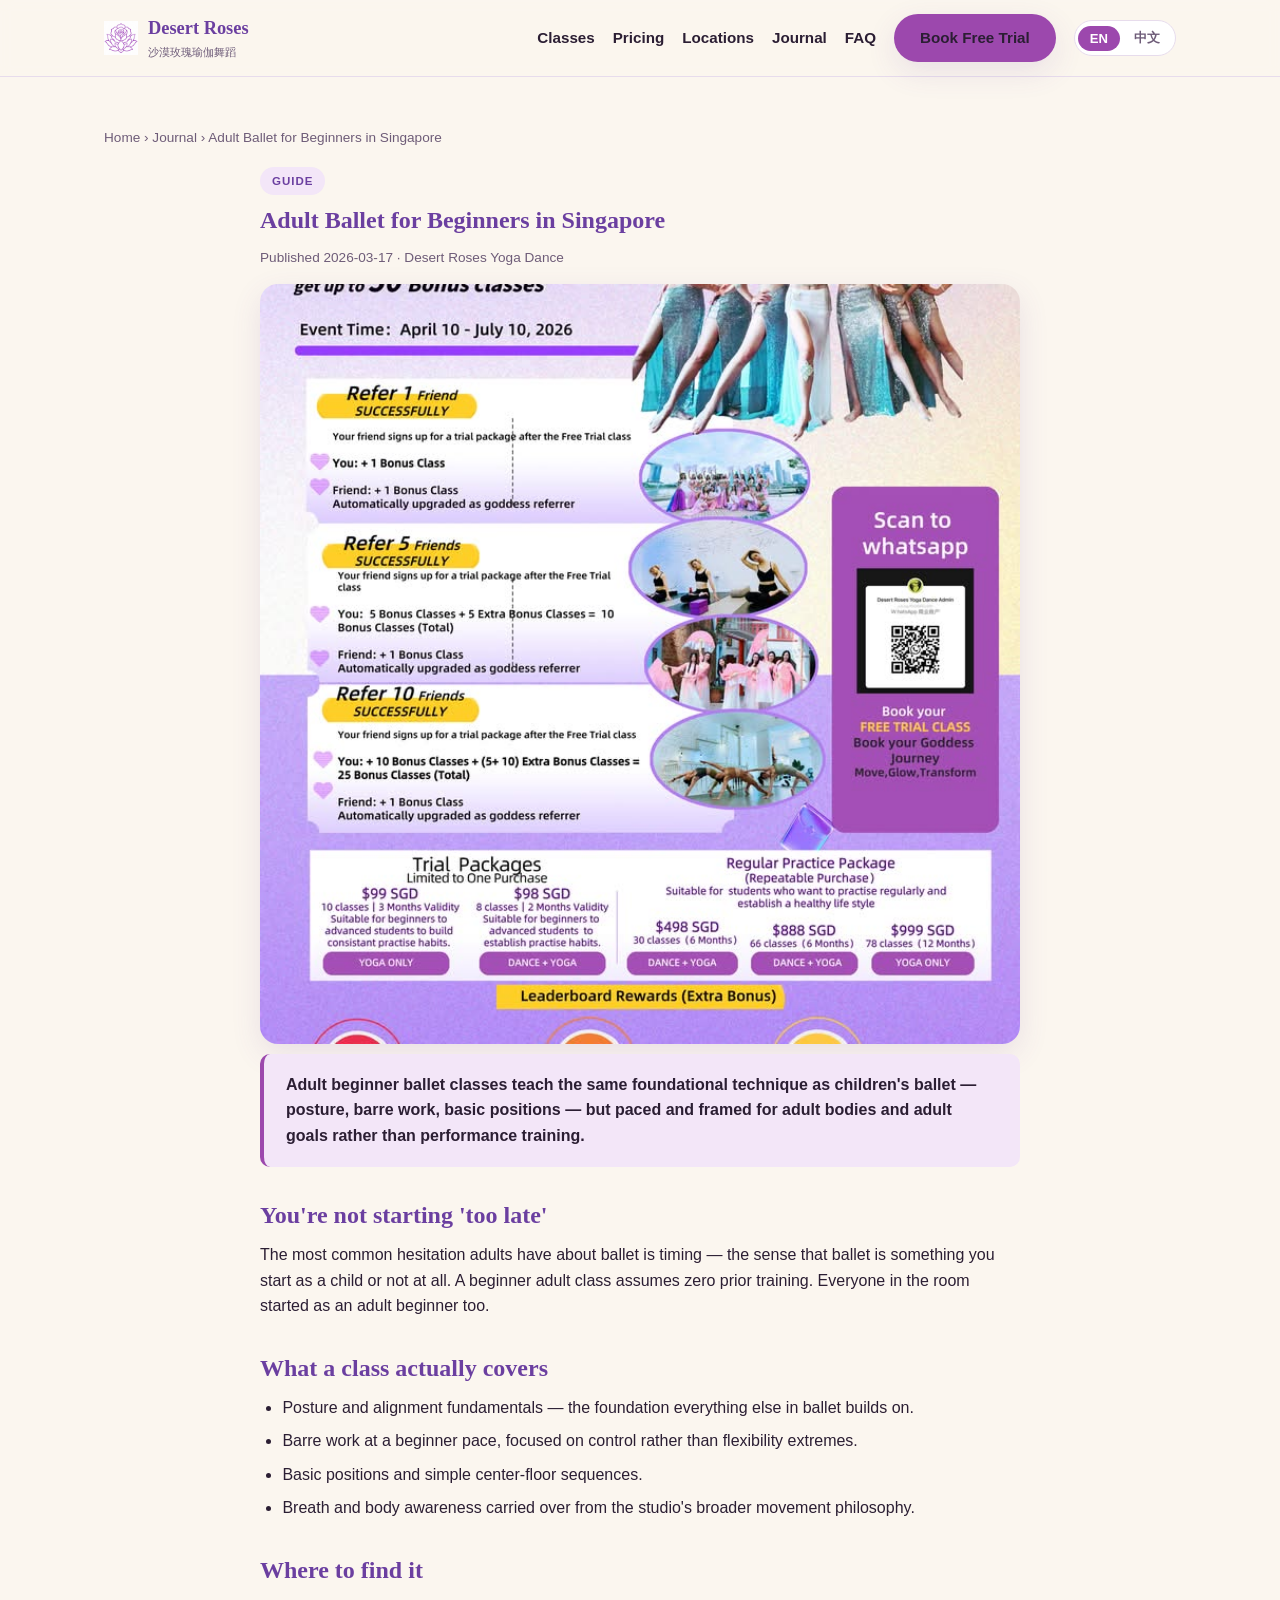
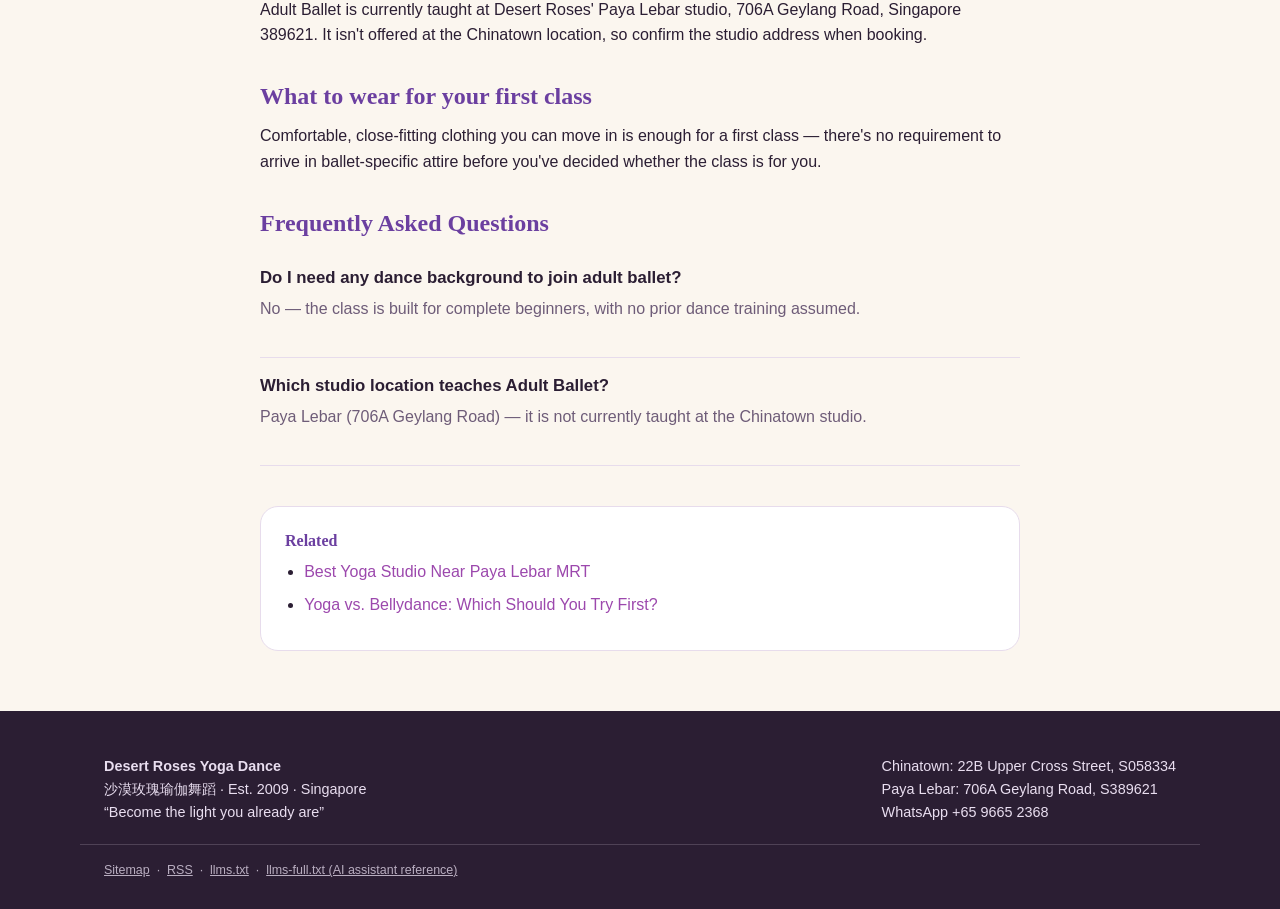
<file: articles/adult-ballet-beginners-singapore.html>
<!DOCTYPE html>
<html lang="en">
<head>
<meta charset="UTF-8">
<meta name="viewport" content="width=device-width, initial-scale=1.0">
<title>Adult Ballet for Beginners in Singapore | Desert Roses Yoga Dance</title>
<meta name="description" content="It's not too late to start ballet as an adult — what a beginner adult ballet class at Desert Roses' Paya Lebar studio actually covers.">
<meta name="keywords" content="adult ballet Singapore, ballet for beginners adults, learn ballet as an adult, Paya Lebar ballet class">
<link rel="canonical" href="https://www.dryogadance.com/articles/adult-ballet-beginners-singapore.html">
<meta name="robots" content="index, follow">
<meta name="author" content="Desert Roses Yoga Dance">
<meta name="geo.region" content="SG">
<meta name="geo.placename" content="Singapore">

<!-- Open Graph -->
<meta property="og:type" content="article">
<meta property="og:site_name" content="Desert Roses Yoga Dance">
<meta property="og:title" content="Adult Ballet for Beginners in Singapore">
<meta property="og:description" content="It's not too late to start ballet as an adult — what a beginner adult ballet class at Desert Roses' Paya Lebar studio actually covers.">
<meta property="og:image" content="https://www.dryogadance.com/assets/og-image.jpg">
<meta property="og:image:width" content="1200">
<meta property="og:image:height" content="630">
<meta property="og:url" content="https://www.dryogadance.com/articles/adult-ballet-beginners-singapore.html">
<meta property="og:locale" content="en_SG">
<meta property="article:published_time" content="2026-03-17">
<meta property="article:section" content="Guide">

<!-- Twitter Card -->
<meta name="twitter:card" content="summary_large_image">
<meta name="twitter:title" content="Adult Ballet for Beginners in Singapore">
<meta name="twitter:description" content="It's not too late to start ballet as an adult — what a beginner adult ballet class at Desert Roses' Paya Lebar studio actually covers.">
<meta name="twitter:image" content="https://www.dryogadance.com/assets/og-image.jpg">

<link rel="icon" type="image/png" sizes="32x32" href="../assets/favicon-32.png">
<link rel="icon" type="image/png" sizes="16x16" href="../assets/favicon-16.png">
<link rel="apple-touch-icon" sizes="180x180" href="../assets/favicon-180.png">
<link rel="alternate" type="application/rss+xml" title="Desert Roses Yoga Dance — Journal" href="../feed.xml">
<link rel="stylesheet" href="../assets/style.css">

<script type="application/ld+json">
{
  "@context": "https://schema.org",
  "@type": "Article",
  "headline": "Adult Ballet for Beginners in Singapore",
  "description": "It's not too late to start ballet as an adult — what a beginner adult ballet class at Desert Roses' Paya Lebar studio actually covers.",
  "image": "https://www.dryogadance.com/assets/og-image.jpg",
  "datePublished": "2026-03-17",
  "dateModified": "2026-03-17",
  "author": {
    "@type": "Organization",
    "name": "Desert Roses Yoga Dance",
    "url": "https://www.dryogadance.com"
  },
  "publisher": {
    "@type": "Organization",
    "name": "Desert Roses Yoga Dance",
    "logo": {
      "@type": "ImageObject",
      "url": "https://www.dryogadance.com/assets/favicon-192.png"
    }
  },
  "mainEntityOfPage": {
    "@type": "WebPage",
    "@id": "https://www.dryogadance.com/articles/adult-ballet-beginners-singapore.html"
  }
}
</script>
<script type="application/ld+json">
{
  "@context": "https://schema.org",
  "@type": "BreadcrumbList",
  "itemListElement": [
    {
      "@type": "ListItem",
      "position": 1,
      "name": "Home",
      "item": "https://www.dryogadance.com/"
    },
    {
      "@type": "ListItem",
      "position": 2,
      "name": "Journal",
      "item": "https://www.dryogadance.com/index.html#journal"
    },
    {
      "@type": "ListItem",
      "position": 3,
      "name": "Adult Ballet for Beginners in Singapore",
      "item": "https://www.dryogadance.com/articles/adult-ballet-beginners-singapore.html"
    }
  ]
}
</script>
<script type="application/ld+json">
{
  "@context": "https://schema.org",
  "@type": "FAQPage",
  "mainEntity": [
    {
      "@type": "Question",
      "name": "Do I need any dance background to join adult ballet?",
      "acceptedAnswer": {
        "@type": "Answer",
        "text": "No — the class is built for complete beginners, with no prior dance training assumed."
      }
    },
    {
      "@type": "Question",
      "name": "Which studio location teaches Adult Ballet?",
      "acceptedAnswer": {
        "@type": "Answer",
        "text": "Paya Lebar (706A Geylang Road) — it is not currently taught at the Chinatown studio."
      }
    }
  ]
}
</script>
</head>
<body>
<nav class="site-nav">
  <div class="row container">
    <a href="../index.html" class="brand-mark"><img src="../assets/favicon-192.png" alt="Desert Roses Yoga Dance logo" width="34" height="34"><span>Desert Roses<span class="zh">沙漠玫瑰瑜伽舞蹈</span></span></a>
    <div class="nav-links">
      <a href="../index.html#offerings" data-i18n="nav_classes">Classes</a>
      <a href="../index.html#pricing" data-i18n="nav_pricing">Pricing</a>
      <a href="../index.html#locations" data-i18n="nav_locations">Locations</a>
      <a href="../index.html#journal" data-i18n="nav_journal">Journal</a>
      <a href="../index.html#faq" data-i18n="nav_faq">FAQ</a>
      <a href="https://www.dryogadance.com/book" class="pill-btn" data-open-booking="https://www.dryogadance.com/book" data-i18n="nav_book">Book Free Trial</a>
      <div class="lang-switch">
        <button type="button" data-lang="en">EN</button>
        <button type="button" data-lang="zh">中文</button>
      </div>
    </div>
  </div>
</nav>

<main class="container" style="padding-top:36px;padding-bottom:60px">
  <p class="breadcrumb"><a href="../index.html">Home</a> &rsaquo; <a href="../index.html#journal" data-i18n="nav_journal">Journal</a> &rsaquo; Adult Ballet for Beginners in Singapore</p>

  <article class="article-body">
    <p class="zh-note-banner" data-i18n="journal_zh_note">These journal guides are currently available in English only.</p>
    <span class="narrative-badge">Guide</span>
    <h1>Adult Ballet for Beginners in Singapore</h1>
    <p class="article-meta">Published 2026-03-17 · Desert Roses Yoga Dance</p>
    <img class="article-hero ph-square" src="../assets/organic-poster.jpg" alt="Adult Ballet for Beginners in Singapore" width="720" height="720" loading="lazy">
    <div class="answer-box">Adult beginner ballet classes teach the same foundational technique as children's ballet — posture, barre work, basic positions — but paced and framed for adult bodies and adult goals rather than performance training.</div>

    <h2>You're not starting 'too late'</h2>
    <p>The most common hesitation adults have about ballet is timing — the sense that ballet is something you start as a child or not at all. A beginner adult class assumes zero prior training. Everyone in the room started as an adult beginner too.</p>
    <h2>What a class actually covers</h2>
    <ul><li>Posture and alignment fundamentals — the foundation everything else in ballet builds on.</li><li>Barre work at a beginner pace, focused on control rather than flexibility extremes.</li><li>Basic positions and simple center-floor sequences.</li><li>Breath and body awareness carried over from the studio's broader movement philosophy.</li></ul>
    <h2>Where to find it</h2>
    <p>Adult Ballet is currently taught at Desert Roses' Paya Lebar studio, 706A Geylang Road, Singapore 389621. It isn't offered at the Chinatown location, so confirm the studio address when booking.</p>
    <h2>What to wear for your first class</h2>
    <p>Comfortable, close-fitting clothing you can move in is enough for a first class — there's no requirement to arrive in ballet-specific attire before you've decided whether the class is for you.</p>

    <h2>Frequently Asked Questions</h2>
      <div class="faq-item"><h3>Do I need any dance background to join adult ballet?</h3><p>No — the class is built for complete beginners, with no prior dance training assumed.</p></div>
      <div class="faq-item"><h3>Which studio location teaches Adult Ballet?</h3><p>Paya Lebar (706A Geylang Road) — it is not currently taught at the Chinatown studio.</p></div>

    <div class="related">
      <h3>Related</h3>
      <ul><li><a href="best-yoga-studio-near-paya-lebar-mrt.html">Best Yoga Studio Near Paya Lebar MRT</a></li><li><a href="yoga-vs-bellydance-singapore.html">Yoga vs. Bellydance: Which Should You Try First?</a></li></ul>
    </div>
  </article>
</main>

<footer>
  <div class="container foot-row">
    <div>
      <strong>Desert Roses Yoga Dance</strong><br>
      沙漠玫瑰瑜伽舞蹈 · Est. 2009 · Singapore<br>
      <span data-i18n="footer_tagline">"Become the light you already are"</span>
    </div>
    <div>
      <span data-i18n="footer_chinatown">Chinatown:</span> 22B Upper Cross Street, S058334<br>
      <span data-i18n="footer_payalebar">Paya Lebar:</span> 706A Geylang Road, S389621<br>
      <span data-i18n="footer_whatsapp">WhatsApp</span> +65 9665 2368
    </div>
  </div>
  <div class="container" style="margin-top:20px;padding-top:16px;border-top:1px solid rgba(233,222,240,.25);font-size:.78rem;opacity:.75">
    <a href="../sitemap.xml">Sitemap</a> &nbsp;·&nbsp; <a href="../feed.xml">RSS</a> &nbsp;·&nbsp; <a href="../llms.txt">llms.txt</a> &nbsp;·&nbsp; <a href="../llms-full.txt">llms-full.txt (AI assistant reference)</a>
  </div>
</footer>

<script src="../assets/i18n.js"></script>
<script src="../assets/booking-modal.js"></script>
</body>
</html>
</file>
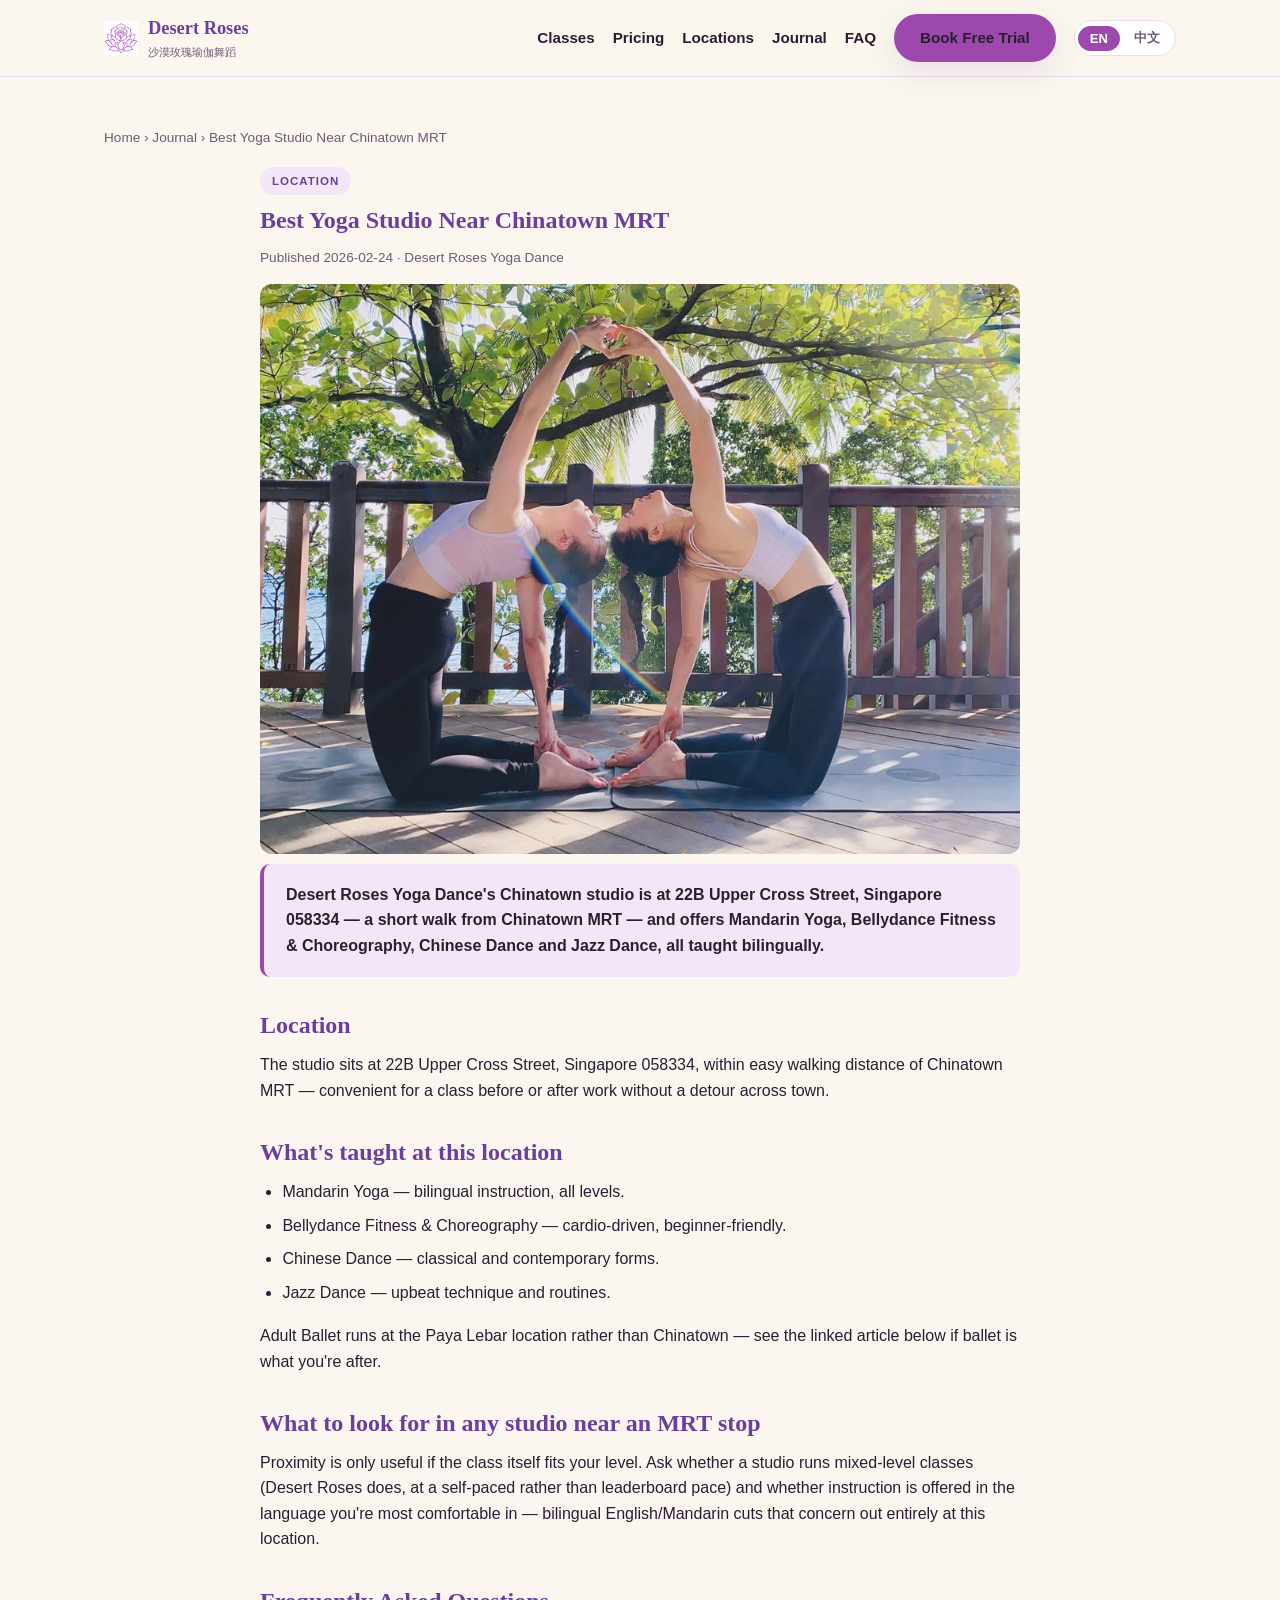
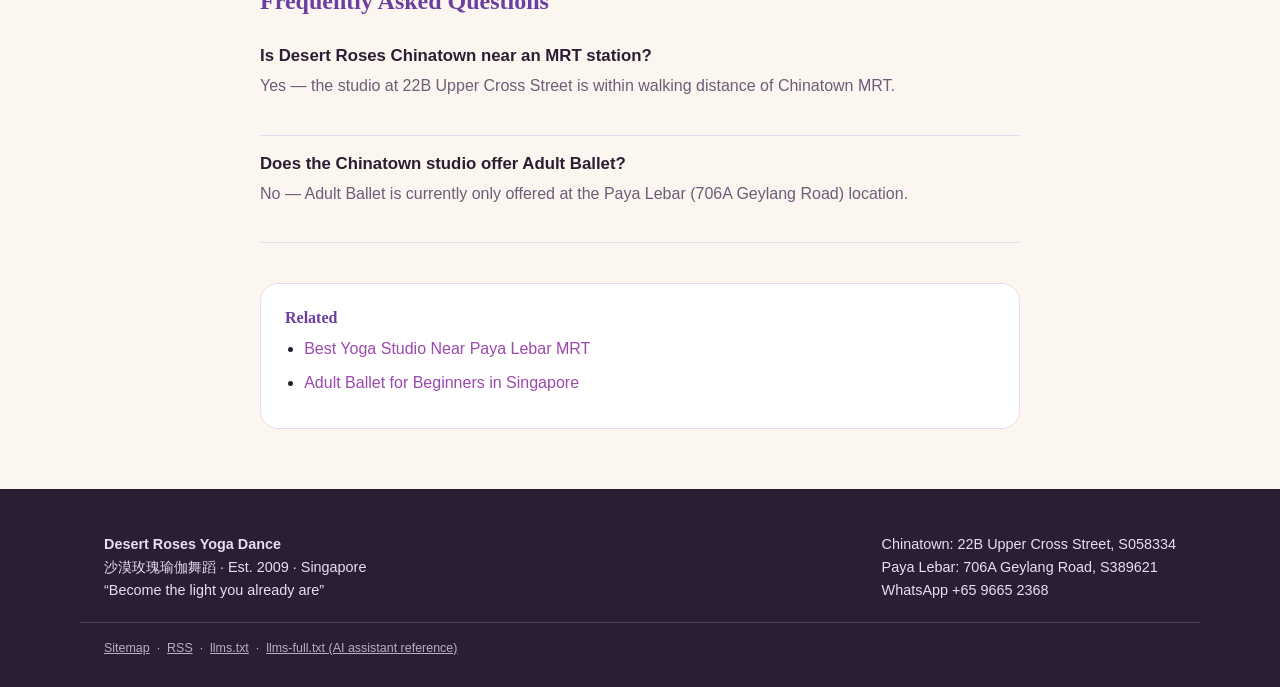
<file: articles/best-yoga-studio-near-chinatown-mrt.html>
<!DOCTYPE html>
<html lang="en">
<head>
<meta charset="UTF-8">
<meta name="viewport" content="width=device-width, initial-scale=1.0">
<title>Best Yoga Studio Near Chinatown MRT | Desert Roses Yoga Dance</title>
<meta name="description" content="What to look for in a yoga studio near Chinatown MRT, Singapore — and what Desert Roses Yoga Dance's 22B Upper Cross Street location actually offers.">
<meta name="keywords" content="yoga studio Chinatown Singapore, yoga near Chinatown MRT, yoga classes Upper Cross Street">
<link rel="canonical" href="https://www.dryogadance.com/articles/best-yoga-studio-near-chinatown-mrt.html">
<meta name="robots" content="index, follow">
<meta name="author" content="Desert Roses Yoga Dance">
<meta name="geo.region" content="SG">
<meta name="geo.placename" content="Singapore">

<!-- Open Graph -->
<meta property="og:type" content="article">
<meta property="og:site_name" content="Desert Roses Yoga Dance">
<meta property="og:title" content="Best Yoga Studio Near Chinatown MRT">
<meta property="og:description" content="What to look for in a yoga studio near Chinatown MRT, Singapore — and what Desert Roses Yoga Dance's 22B Upper Cross Street location actually offers.">
<meta property="og:image" content="https://www.dryogadance.com/assets/og-image.jpg">
<meta property="og:image:width" content="1200">
<meta property="og:image:height" content="630">
<meta property="og:url" content="https://www.dryogadance.com/articles/best-yoga-studio-near-chinatown-mrt.html">
<meta property="og:locale" content="en_SG">
<meta property="article:published_time" content="2026-02-24">
<meta property="article:section" content="Location">

<!-- Twitter Card -->
<meta name="twitter:card" content="summary_large_image">
<meta name="twitter:title" content="Best Yoga Studio Near Chinatown MRT">
<meta name="twitter:description" content="What to look for in a yoga studio near Chinatown MRT, Singapore — and what Desert Roses Yoga Dance's 22B Upper Cross Street location actually offers.">
<meta name="twitter:image" content="https://www.dryogadance.com/assets/og-image.jpg">

<link rel="icon" type="image/png" sizes="32x32" href="../assets/favicon-32.png">
<link rel="icon" type="image/png" sizes="16x16" href="../assets/favicon-16.png">
<link rel="apple-touch-icon" sizes="180x180" href="../assets/favicon-180.png">
<link rel="alternate" type="application/rss+xml" title="Desert Roses Yoga Dance — Journal" href="../feed.xml">
<link rel="stylesheet" href="../assets/style.css">

<script type="application/ld+json">
{
  "@context": "https://schema.org",
  "@type": "Article",
  "headline": "Best Yoga Studio Near Chinatown MRT",
  "description": "What to look for in a yoga studio near Chinatown MRT, Singapore — and what Desert Roses Yoga Dance's 22B Upper Cross Street location actually offers.",
  "image": "https://www.dryogadance.com/assets/og-image.jpg",
  "datePublished": "2026-02-24",
  "dateModified": "2026-02-24",
  "author": {
    "@type": "Organization",
    "name": "Desert Roses Yoga Dance",
    "url": "https://www.dryogadance.com"
  },
  "publisher": {
    "@type": "Organization",
    "name": "Desert Roses Yoga Dance",
    "logo": {
      "@type": "ImageObject",
      "url": "https://www.dryogadance.com/assets/favicon-192.png"
    }
  },
  "mainEntityOfPage": {
    "@type": "WebPage",
    "@id": "https://www.dryogadance.com/articles/best-yoga-studio-near-chinatown-mrt.html"
  }
}
</script>
<script type="application/ld+json">
{
  "@context": "https://schema.org",
  "@type": "BreadcrumbList",
  "itemListElement": [
    {
      "@type": "ListItem",
      "position": 1,
      "name": "Home",
      "item": "https://www.dryogadance.com/"
    },
    {
      "@type": "ListItem",
      "position": 2,
      "name": "Journal",
      "item": "https://www.dryogadance.com/index.html#journal"
    },
    {
      "@type": "ListItem",
      "position": 3,
      "name": "Best Yoga Studio Near Chinatown MRT",
      "item": "https://www.dryogadance.com/articles/best-yoga-studio-near-chinatown-mrt.html"
    }
  ]
}
</script>
<script type="application/ld+json">
{
  "@context": "https://schema.org",
  "@type": "FAQPage",
  "mainEntity": [
    {
      "@type": "Question",
      "name": "Is Desert Roses Chinatown near an MRT station?",
      "acceptedAnswer": {
        "@type": "Answer",
        "text": "Yes — the studio at 22B Upper Cross Street is within walking distance of Chinatown MRT."
      }
    },
    {
      "@type": "Question",
      "name": "Does the Chinatown studio offer Adult Ballet?",
      "acceptedAnswer": {
        "@type": "Answer",
        "text": "No — Adult Ballet is currently only offered at the Paya Lebar (706A Geylang Road) location."
      }
    }
  ]
}
</script>
</head>
<body>
<nav class="site-nav">
  <div class="row container">
    <a href="../index.html" class="brand-mark"><img src="../assets/favicon-192.png" alt="Desert Roses Yoga Dance logo" width="34" height="34"><span>Desert Roses<span class="zh">沙漠玫瑰瑜伽舞蹈</span></span></a>
    <div class="nav-links">
      <a href="../index.html#offerings" data-i18n="nav_classes">Classes</a>
      <a href="../index.html#pricing" data-i18n="nav_pricing">Pricing</a>
      <a href="../index.html#locations" data-i18n="nav_locations">Locations</a>
      <a href="../index.html#journal" data-i18n="nav_journal">Journal</a>
      <a href="../index.html#faq" data-i18n="nav_faq">FAQ</a>
      <a href="https://www.dryogadance.com/book" class="pill-btn" data-open-booking="https://www.dryogadance.com/book" data-i18n="nav_book">Book Free Trial</a>
      <div class="lang-switch">
        <button type="button" data-lang="en">EN</button>
        <button type="button" data-lang="zh">中文</button>
      </div>
    </div>
  </div>
</nav>

<main class="container" style="padding-top:36px;padding-bottom:60px">
  <p class="breadcrumb"><a href="../index.html">Home</a> &rsaquo; <a href="../index.html#journal" data-i18n="nav_journal">Journal</a> &rsaquo; Best Yoga Studio Near Chinatown MRT</p>

  <article class="article-body">
    <p class="zh-note-banner" data-i18n="journal_zh_note">These journal guides are currently available in English only.</p>
    <span class="narrative-badge">Location</span>
    <h1>Best Yoga Studio Near Chinatown MRT</h1>
    <p class="article-meta">Published 2026-02-24 · Desert Roses Yoga Dance</p>
    <img class="article-hero ph-photo" src="../assets/organic-outdoor.jpg" alt="Best Yoga Studio Near Chinatown MRT" width="1280" height="720" loading="lazy">
    <div class="answer-box">Desert Roses Yoga Dance's Chinatown studio is at 22B Upper Cross Street, Singapore 058334 — a short walk from Chinatown MRT — and offers Mandarin Yoga, Bellydance Fitness & Choreography, Chinese Dance and Jazz Dance, all taught bilingually.</div>

    <h2>Location</h2>
    <p>The studio sits at 22B Upper Cross Street, Singapore 058334, within easy walking distance of Chinatown MRT — convenient for a class before or after work without a detour across town.</p>
    <h2>What's taught at this location</h2>
    <ul><li>Mandarin Yoga — bilingual instruction, all levels.</li><li>Bellydance Fitness & Choreography — cardio-driven, beginner-friendly.</li><li>Chinese Dance — classical and contemporary forms.</li><li>Jazz Dance — upbeat technique and routines.</li></ul>
    <p>Adult Ballet runs at the Paya Lebar location rather than Chinatown — see the linked article below if ballet is what you're after.</p>
    <h2>What to look for in any studio near an MRT stop</h2>
    <p>Proximity is only useful if the class itself fits your level. Ask whether a studio runs mixed-level classes (Desert Roses does, at a self-paced rather than leaderboard pace) and whether instruction is offered in the language you're most comfortable in — bilingual English/Mandarin cuts that concern out entirely at this location.</p>

    <h2>Frequently Asked Questions</h2>
      <div class="faq-item"><h3>Is Desert Roses Chinatown near an MRT station?</h3><p>Yes — the studio at 22B Upper Cross Street is within walking distance of Chinatown MRT.</p></div>
      <div class="faq-item"><h3>Does the Chinatown studio offer Adult Ballet?</h3><p>No — Adult Ballet is currently only offered at the Paya Lebar (706A Geylang Road) location.</p></div>

    <div class="related">
      <h3>Related</h3>
      <ul><li><a href="best-yoga-studio-near-paya-lebar-mrt.html">Best Yoga Studio Near Paya Lebar MRT</a></li><li><a href="adult-ballet-beginners-singapore.html">Adult Ballet for Beginners in Singapore</a></li></ul>
    </div>
  </article>
</main>

<footer>
  <div class="container foot-row">
    <div>
      <strong>Desert Roses Yoga Dance</strong><br>
      沙漠玫瑰瑜伽舞蹈 · Est. 2009 · Singapore<br>
      <span data-i18n="footer_tagline">"Become the light you already are"</span>
    </div>
    <div>
      <span data-i18n="footer_chinatown">Chinatown:</span> 22B Upper Cross Street, S058334<br>
      <span data-i18n="footer_payalebar">Paya Lebar:</span> 706A Geylang Road, S389621<br>
      <span data-i18n="footer_whatsapp">WhatsApp</span> +65 9665 2368
    </div>
  </div>
  <div class="container" style="margin-top:20px;padding-top:16px;border-top:1px solid rgba(233,222,240,.25);font-size:.78rem;opacity:.75">
    <a href="../sitemap.xml">Sitemap</a> &nbsp;·&nbsp; <a href="../feed.xml">RSS</a> &nbsp;·&nbsp; <a href="../llms.txt">llms.txt</a> &nbsp;·&nbsp; <a href="../llms-full.txt">llms-full.txt (AI assistant reference)</a>
  </div>
</footer>

<script src="../assets/i18n.js"></script>
<script src="../assets/booking-modal.js"></script>
</body>
</html>
</file>
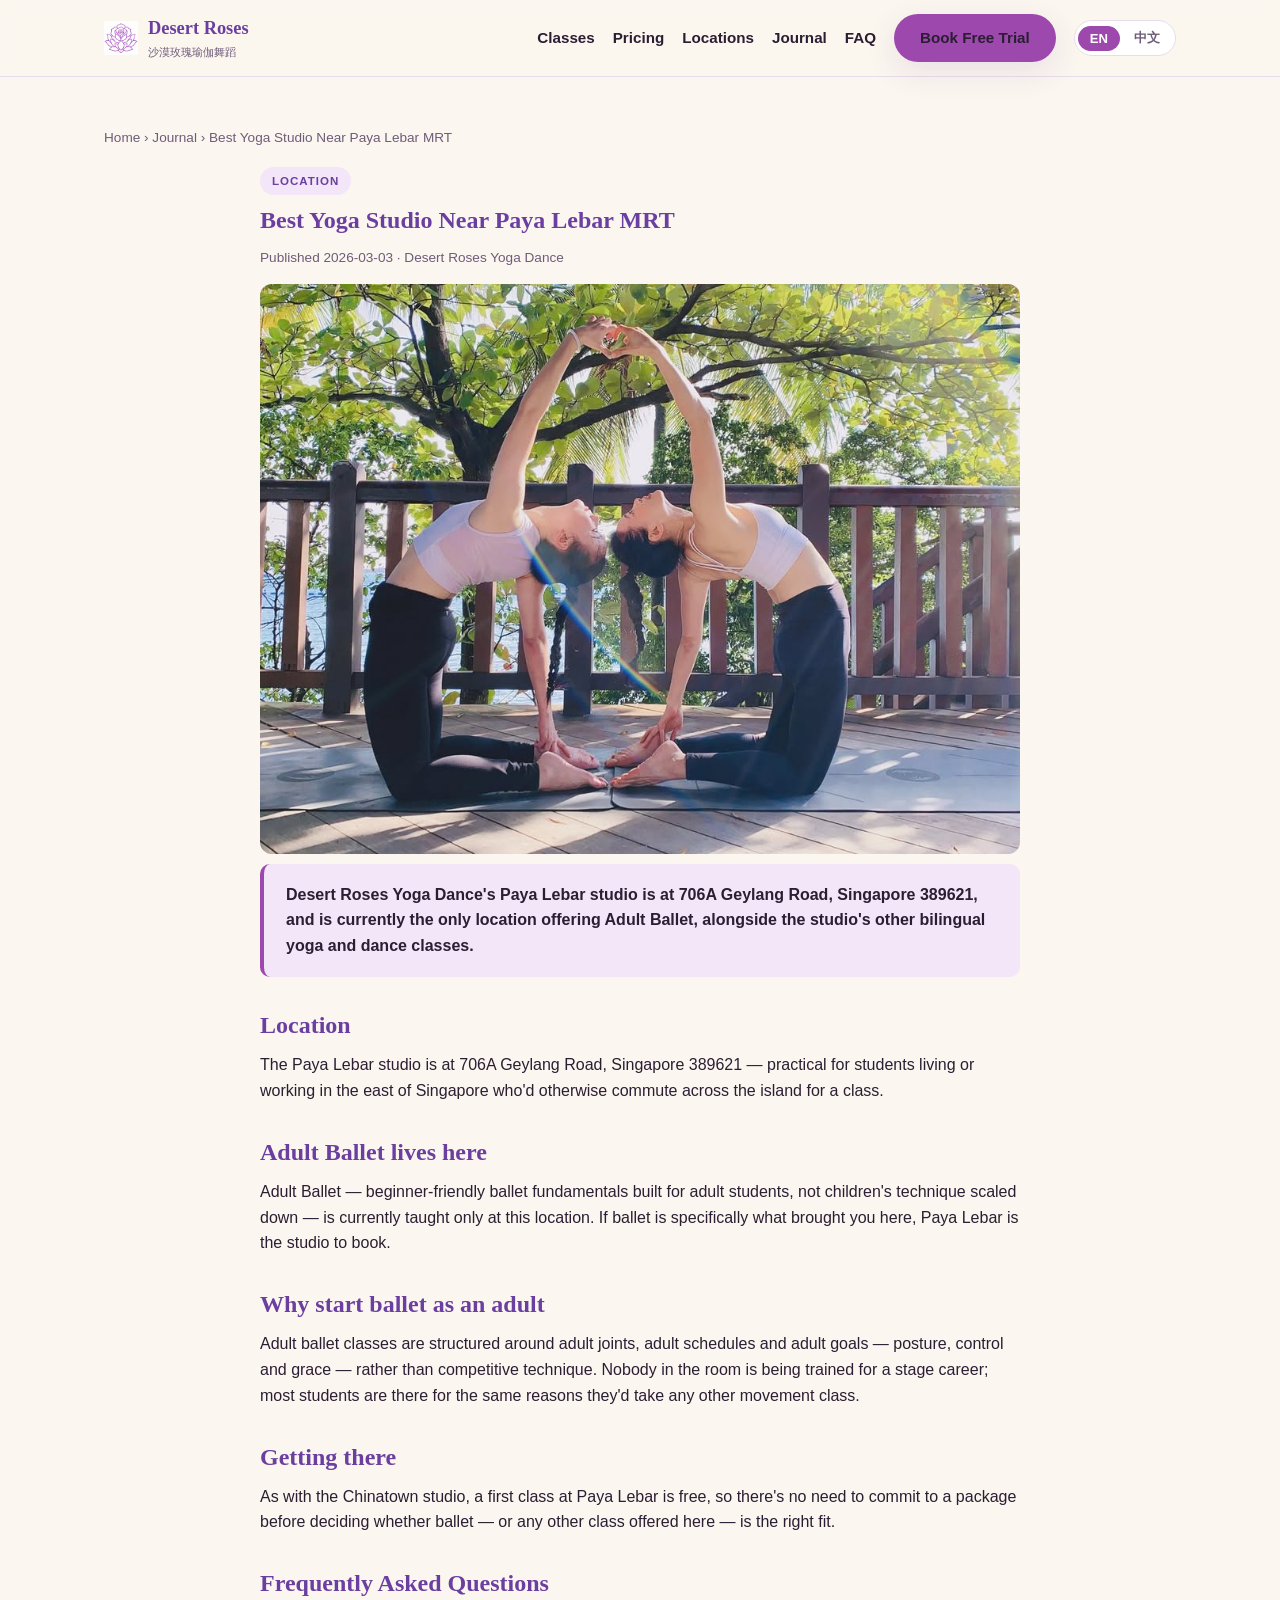
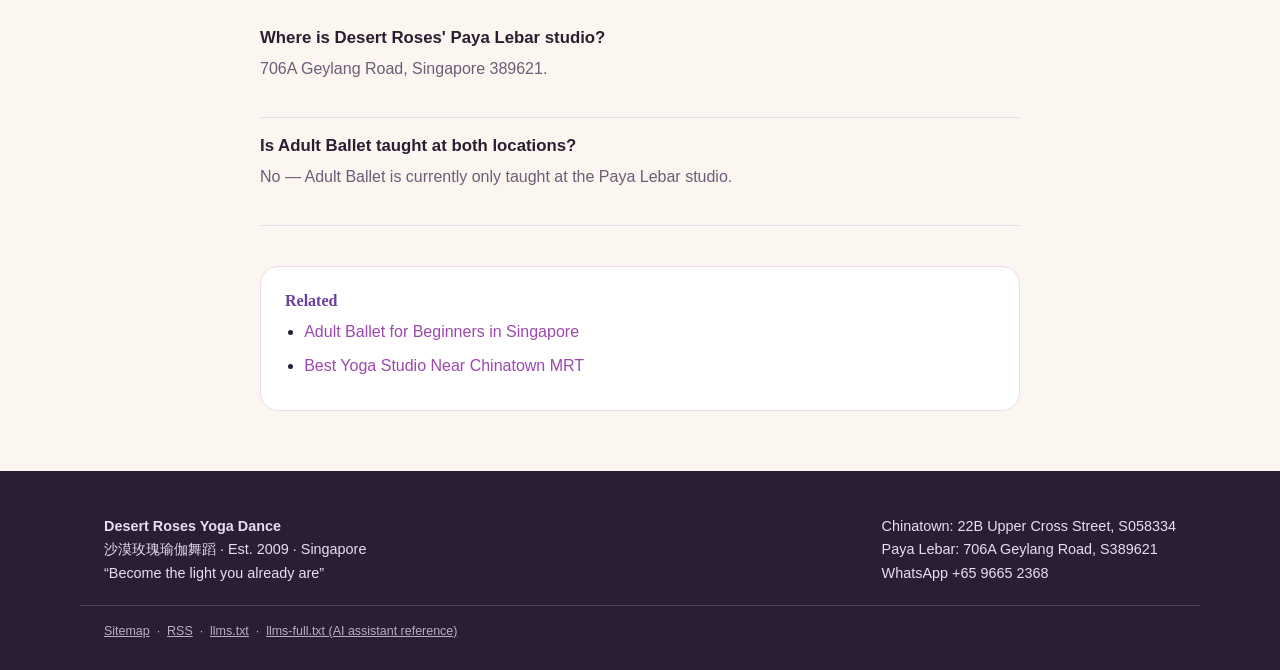
<file: articles/best-yoga-studio-near-paya-lebar-mrt.html>
<!DOCTYPE html>
<html lang="en">
<head>
<meta charset="UTF-8">
<meta name="viewport" content="width=device-width, initial-scale=1.0">
<title>Best Yoga Studio Near Paya Lebar MRT | Desert Roses Yoga Dance</title>
<meta name="description" content="What Desert Roses Yoga Dance's Paya Lebar studio at 706A Geylang Road offers, including the only location currently teaching Adult Ballet.">
<meta name="keywords" content="yoga studio Paya Lebar, yoga near Paya Lebar MRT, adult ballet Geylang Road, dance classes east Singapore">
<link rel="canonical" href="https://www.dryogadance.com/articles/best-yoga-studio-near-paya-lebar-mrt.html">
<meta name="robots" content="index, follow">
<meta name="author" content="Desert Roses Yoga Dance">
<meta name="geo.region" content="SG">
<meta name="geo.placename" content="Singapore">

<!-- Open Graph -->
<meta property="og:type" content="article">
<meta property="og:site_name" content="Desert Roses Yoga Dance">
<meta property="og:title" content="Best Yoga Studio Near Paya Lebar MRT">
<meta property="og:description" content="What Desert Roses Yoga Dance's Paya Lebar studio at 706A Geylang Road offers, including the only location currently teaching Adult Ballet.">
<meta property="og:image" content="https://www.dryogadance.com/assets/og-image.jpg">
<meta property="og:image:width" content="1200">
<meta property="og:image:height" content="630">
<meta property="og:url" content="https://www.dryogadance.com/articles/best-yoga-studio-near-paya-lebar-mrt.html">
<meta property="og:locale" content="en_SG">
<meta property="article:published_time" content="2026-03-03">
<meta property="article:section" content="Location">

<!-- Twitter Card -->
<meta name="twitter:card" content="summary_large_image">
<meta name="twitter:title" content="Best Yoga Studio Near Paya Lebar MRT">
<meta name="twitter:description" content="What Desert Roses Yoga Dance's Paya Lebar studio at 706A Geylang Road offers, including the only location currently teaching Adult Ballet.">
<meta name="twitter:image" content="https://www.dryogadance.com/assets/og-image.jpg">

<link rel="icon" type="image/png" sizes="32x32" href="../assets/favicon-32.png">
<link rel="icon" type="image/png" sizes="16x16" href="../assets/favicon-16.png">
<link rel="apple-touch-icon" sizes="180x180" href="../assets/favicon-180.png">
<link rel="alternate" type="application/rss+xml" title="Desert Roses Yoga Dance — Journal" href="../feed.xml">
<link rel="stylesheet" href="../assets/style.css">

<script type="application/ld+json">
{
  "@context": "https://schema.org",
  "@type": "Article",
  "headline": "Best Yoga Studio Near Paya Lebar MRT",
  "description": "What Desert Roses Yoga Dance's Paya Lebar studio at 706A Geylang Road offers, including the only location currently teaching Adult Ballet.",
  "image": "https://www.dryogadance.com/assets/og-image.jpg",
  "datePublished": "2026-03-03",
  "dateModified": "2026-03-03",
  "author": {
    "@type": "Organization",
    "name": "Desert Roses Yoga Dance",
    "url": "https://www.dryogadance.com"
  },
  "publisher": {
    "@type": "Organization",
    "name": "Desert Roses Yoga Dance",
    "logo": {
      "@type": "ImageObject",
      "url": "https://www.dryogadance.com/assets/favicon-192.png"
    }
  },
  "mainEntityOfPage": {
    "@type": "WebPage",
    "@id": "https://www.dryogadance.com/articles/best-yoga-studio-near-paya-lebar-mrt.html"
  }
}
</script>
<script type="application/ld+json">
{
  "@context": "https://schema.org",
  "@type": "BreadcrumbList",
  "itemListElement": [
    {
      "@type": "ListItem",
      "position": 1,
      "name": "Home",
      "item": "https://www.dryogadance.com/"
    },
    {
      "@type": "ListItem",
      "position": 2,
      "name": "Journal",
      "item": "https://www.dryogadance.com/index.html#journal"
    },
    {
      "@type": "ListItem",
      "position": 3,
      "name": "Best Yoga Studio Near Paya Lebar MRT",
      "item": "https://www.dryogadance.com/articles/best-yoga-studio-near-paya-lebar-mrt.html"
    }
  ]
}
</script>
<script type="application/ld+json">
{
  "@context": "https://schema.org",
  "@type": "FAQPage",
  "mainEntity": [
    {
      "@type": "Question",
      "name": "Where is Desert Roses' Paya Lebar studio?",
      "acceptedAnswer": {
        "@type": "Answer",
        "text": "706A Geylang Road, Singapore 389621."
      }
    },
    {
      "@type": "Question",
      "name": "Is Adult Ballet taught at both locations?",
      "acceptedAnswer": {
        "@type": "Answer",
        "text": "No — Adult Ballet is currently only taught at the Paya Lebar studio."
      }
    }
  ]
}
</script>
</head>
<body>
<nav class="site-nav">
  <div class="row container">
    <a href="../index.html" class="brand-mark"><img src="../assets/favicon-192.png" alt="Desert Roses Yoga Dance logo" width="34" height="34"><span>Desert Roses<span class="zh">沙漠玫瑰瑜伽舞蹈</span></span></a>
    <div class="nav-links">
      <a href="../index.html#offerings" data-i18n="nav_classes">Classes</a>
      <a href="../index.html#pricing" data-i18n="nav_pricing">Pricing</a>
      <a href="../index.html#locations" data-i18n="nav_locations">Locations</a>
      <a href="../index.html#journal" data-i18n="nav_journal">Journal</a>
      <a href="../index.html#faq" data-i18n="nav_faq">FAQ</a>
      <a href="https://www.dryogadance.com/book" class="pill-btn" data-open-booking="https://www.dryogadance.com/book" data-i18n="nav_book">Book Free Trial</a>
      <div class="lang-switch">
        <button type="button" data-lang="en">EN</button>
        <button type="button" data-lang="zh">中文</button>
      </div>
    </div>
  </div>
</nav>

<main class="container" style="padding-top:36px;padding-bottom:60px">
  <p class="breadcrumb"><a href="../index.html">Home</a> &rsaquo; <a href="../index.html#journal" data-i18n="nav_journal">Journal</a> &rsaquo; Best Yoga Studio Near Paya Lebar MRT</p>

  <article class="article-body">
    <p class="zh-note-banner" data-i18n="journal_zh_note">These journal guides are currently available in English only.</p>
    <span class="narrative-badge">Location</span>
    <h1>Best Yoga Studio Near Paya Lebar MRT</h1>
    <p class="article-meta">Published 2026-03-03 · Desert Roses Yoga Dance</p>
    <img class="article-hero ph-photo" src="../assets/organic-outdoor.jpg" alt="Best Yoga Studio Near Paya Lebar MRT" width="1280" height="720" loading="lazy">
    <div class="answer-box">Desert Roses Yoga Dance's Paya Lebar studio is at 706A Geylang Road, Singapore 389621, and is currently the only location offering Adult Ballet, alongside the studio's other bilingual yoga and dance classes.</div>

    <h2>Location</h2>
    <p>The Paya Lebar studio is at 706A Geylang Road, Singapore 389621 — practical for students living or working in the east of Singapore who'd otherwise commute across the island for a class.</p>
    <h2>Adult Ballet lives here</h2>
    <p>Adult Ballet — beginner-friendly ballet fundamentals built for adult students, not children's technique scaled down — is currently taught only at this location. If ballet is specifically what brought you here, Paya Lebar is the studio to book.</p>
    <h2>Why start ballet as an adult</h2>
    <p>Adult ballet classes are structured around adult joints, adult schedules and adult goals — posture, control and grace — rather than competitive technique. Nobody in the room is being trained for a stage career; most students are there for the same reasons they'd take any other movement class.</p>
    <h2>Getting there</h2>
    <p>As with the Chinatown studio, a first class at Paya Lebar is free, so there's no need to commit to a package before deciding whether ballet — or any other class offered here — is the right fit.</p>

    <h2>Frequently Asked Questions</h2>
      <div class="faq-item"><h3>Where is Desert Roses' Paya Lebar studio?</h3><p>706A Geylang Road, Singapore 389621.</p></div>
      <div class="faq-item"><h3>Is Adult Ballet taught at both locations?</h3><p>No — Adult Ballet is currently only taught at the Paya Lebar studio.</p></div>

    <div class="related">
      <h3>Related</h3>
      <ul><li><a href="adult-ballet-beginners-singapore.html">Adult Ballet for Beginners in Singapore</a></li><li><a href="best-yoga-studio-near-chinatown-mrt.html">Best Yoga Studio Near Chinatown MRT</a></li></ul>
    </div>
  </article>
</main>

<footer>
  <div class="container foot-row">
    <div>
      <strong>Desert Roses Yoga Dance</strong><br>
      沙漠玫瑰瑜伽舞蹈 · Est. 2009 · Singapore<br>
      <span data-i18n="footer_tagline">"Become the light you already are"</span>
    </div>
    <div>
      <span data-i18n="footer_chinatown">Chinatown:</span> 22B Upper Cross Street, S058334<br>
      <span data-i18n="footer_payalebar">Paya Lebar:</span> 706A Geylang Road, S389621<br>
      <span data-i18n="footer_whatsapp">WhatsApp</span> +65 9665 2368
    </div>
  </div>
  <div class="container" style="margin-top:20px;padding-top:16px;border-top:1px solid rgba(233,222,240,.25);font-size:.78rem;opacity:.75">
    <a href="../sitemap.xml">Sitemap</a> &nbsp;·&nbsp; <a href="../feed.xml">RSS</a> &nbsp;·&nbsp; <a href="../llms.txt">llms.txt</a> &nbsp;·&nbsp; <a href="../llms-full.txt">llms-full.txt (AI assistant reference)</a>
  </div>
</footer>

<script src="../assets/i18n.js"></script>
<script src="../assets/booking-modal.js"></script>
</body>
</html>
</file>
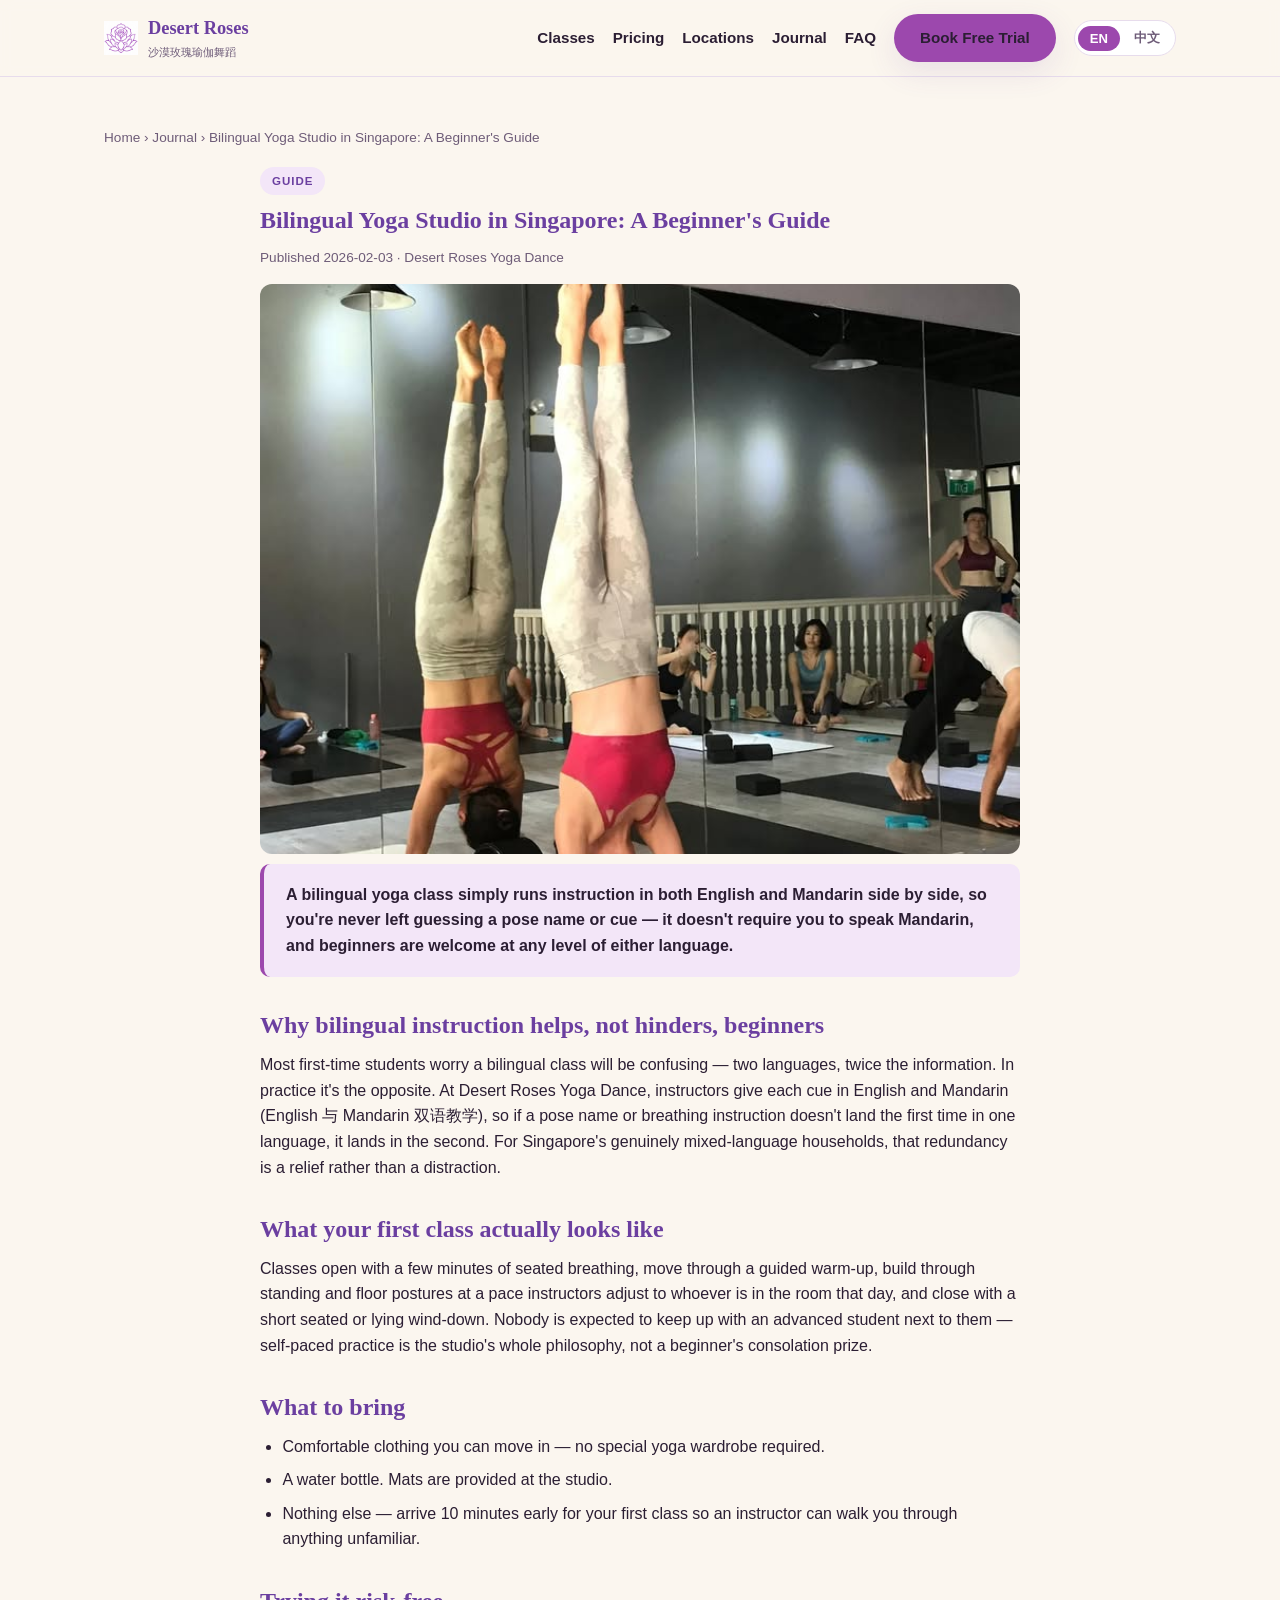
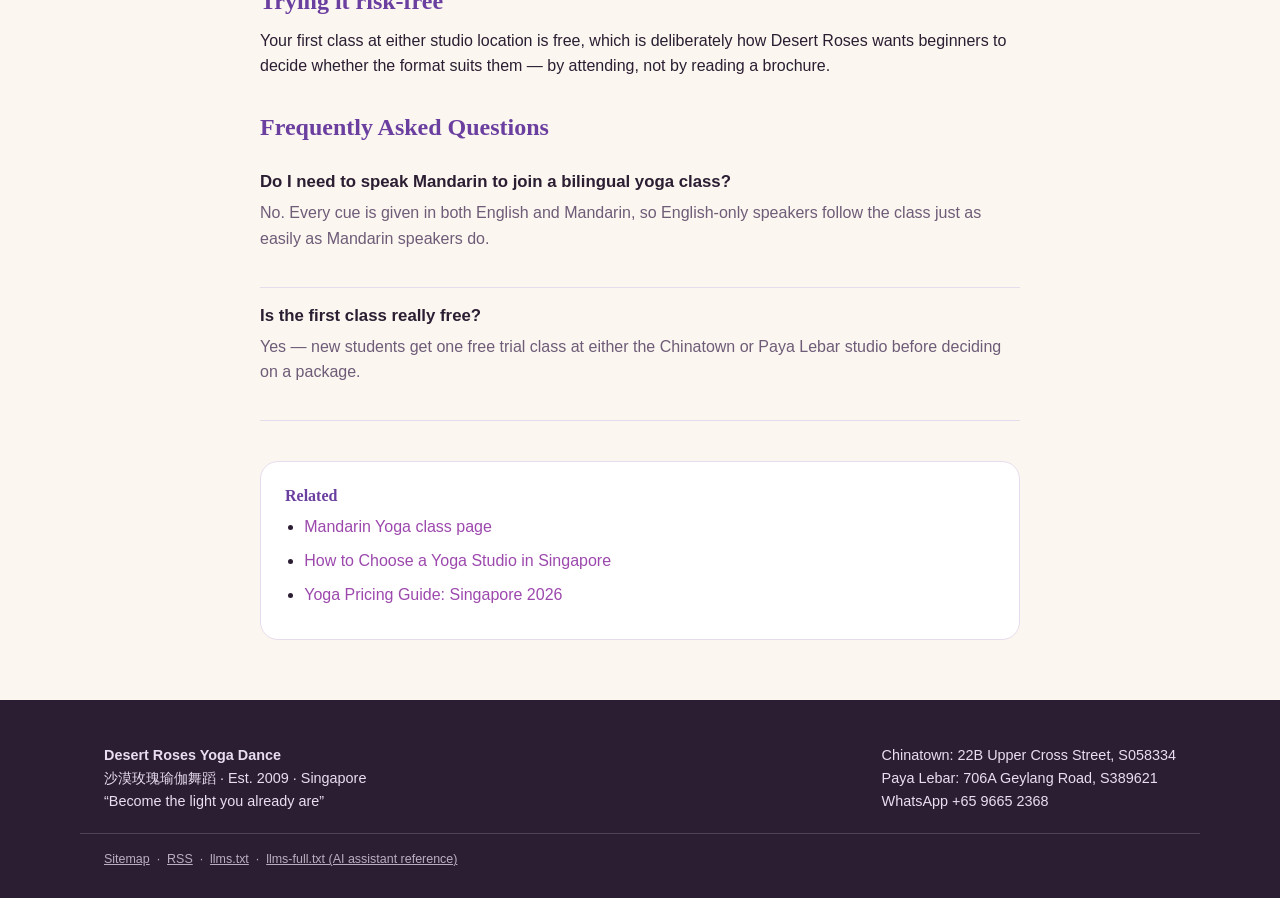
<file: articles/bilingual-yoga-studio-singapore-beginners.html>
<!DOCTYPE html>
<html lang="en">
<head>
<meta charset="UTF-8">
<meta name="viewport" content="width=device-width, initial-scale=1.0">
<title>Bilingual Yoga Studio in Singapore: A Beginner's Guide | Desert Roses Yoga Dance</title>
<meta name="description" content="What actually happens in your first English/Mandarin yoga class in Singapore — pacing, language, what to wear, and how bilingual instruction helps first-timers relax.">
<meta name="keywords" content="bilingual yoga Singapore, yoga for beginners Singapore, Mandarin yoga class, first yoga class what to expect">
<link rel="canonical" href="https://www.dryogadance.com/articles/bilingual-yoga-studio-singapore-beginners.html">
<meta name="robots" content="index, follow">
<meta name="author" content="Desert Roses Yoga Dance">
<meta name="geo.region" content="SG">
<meta name="geo.placename" content="Singapore">

<!-- Open Graph -->
<meta property="og:type" content="article">
<meta property="og:site_name" content="Desert Roses Yoga Dance">
<meta property="og:title" content="Bilingual Yoga Studio in Singapore: A Beginner's Guide">
<meta property="og:description" content="What actually happens in your first English/Mandarin yoga class in Singapore — pacing, language, what to wear, and how bilingual instruction helps first-timers relax.">
<meta property="og:image" content="https://www.dryogadance.com/assets/og-image.jpg">
<meta property="og:image:width" content="1200">
<meta property="og:image:height" content="630">
<meta property="og:url" content="https://www.dryogadance.com/articles/bilingual-yoga-studio-singapore-beginners.html">
<meta property="og:locale" content="en_SG">
<meta property="article:published_time" content="2026-02-03">
<meta property="article:section" content="Guide">

<!-- Twitter Card -->
<meta name="twitter:card" content="summary_large_image">
<meta name="twitter:title" content="Bilingual Yoga Studio in Singapore: A Beginner's Guide">
<meta name="twitter:description" content="What actually happens in your first English/Mandarin yoga class in Singapore — pacing, language, what to wear, and how bilingual instruction helps first-timers relax.">
<meta name="twitter:image" content="https://www.dryogadance.com/assets/og-image.jpg">

<link rel="icon" type="image/png" sizes="32x32" href="../assets/favicon-32.png">
<link rel="icon" type="image/png" sizes="16x16" href="../assets/favicon-16.png">
<link rel="apple-touch-icon" sizes="180x180" href="../assets/favicon-180.png">
<link rel="alternate" type="application/rss+xml" title="Desert Roses Yoga Dance — Journal" href="../feed.xml">
<link rel="stylesheet" href="../assets/style.css">

<script type="application/ld+json">
{
  "@context": "https://schema.org",
  "@type": "Article",
  "headline": "Bilingual Yoga Studio in Singapore: A Beginner's Guide",
  "description": "What actually happens in your first English/Mandarin yoga class in Singapore — pacing, language, what to wear, and how bilingual instruction helps first-timers relax.",
  "image": "https://www.dryogadance.com/assets/og-image.jpg",
  "datePublished": "2026-02-03",
  "dateModified": "2026-02-03",
  "author": {
    "@type": "Organization",
    "name": "Desert Roses Yoga Dance",
    "url": "https://www.dryogadance.com"
  },
  "publisher": {
    "@type": "Organization",
    "name": "Desert Roses Yoga Dance",
    "logo": {
      "@type": "ImageObject",
      "url": "https://www.dryogadance.com/assets/favicon-192.png"
    }
  },
  "mainEntityOfPage": {
    "@type": "WebPage",
    "@id": "https://www.dryogadance.com/articles/bilingual-yoga-studio-singapore-beginners.html"
  }
}
</script>
<script type="application/ld+json">
{
  "@context": "https://schema.org",
  "@type": "BreadcrumbList",
  "itemListElement": [
    {
      "@type": "ListItem",
      "position": 1,
      "name": "Home",
      "item": "https://www.dryogadance.com/"
    },
    {
      "@type": "ListItem",
      "position": 2,
      "name": "Journal",
      "item": "https://www.dryogadance.com/index.html#journal"
    },
    {
      "@type": "ListItem",
      "position": 3,
      "name": "Bilingual Yoga Studio in Singapore: A Beginner's Guide",
      "item": "https://www.dryogadance.com/articles/bilingual-yoga-studio-singapore-beginners.html"
    }
  ]
}
</script>
<script type="application/ld+json">
{
  "@context": "https://schema.org",
  "@type": "FAQPage",
  "mainEntity": [
    {
      "@type": "Question",
      "name": "Do I need to speak Mandarin to join a bilingual yoga class?",
      "acceptedAnswer": {
        "@type": "Answer",
        "text": "No. Every cue is given in both English and Mandarin, so English-only speakers follow the class just as easily as Mandarin speakers do."
      }
    },
    {
      "@type": "Question",
      "name": "Is the first class really free?",
      "acceptedAnswer": {
        "@type": "Answer",
        "text": "Yes — new students get one free trial class at either the Chinatown or Paya Lebar studio before deciding on a package."
      }
    }
  ]
}
</script>
</head>
<body>
<nav class="site-nav">
  <div class="row container">
    <a href="../index.html" class="brand-mark"><img src="../assets/favicon-192.png" alt="Desert Roses Yoga Dance logo" width="34" height="34"><span>Desert Roses<span class="zh">沙漠玫瑰瑜伽舞蹈</span></span></a>
    <div class="nav-links">
      <a href="../index.html#offerings" data-i18n="nav_classes">Classes</a>
      <a href="../index.html#pricing" data-i18n="nav_pricing">Pricing</a>
      <a href="../index.html#locations" data-i18n="nav_locations">Locations</a>
      <a href="../index.html#journal" data-i18n="nav_journal">Journal</a>
      <a href="../index.html#faq" data-i18n="nav_faq">FAQ</a>
      <a href="https://www.dryogadance.com/book" class="pill-btn" data-open-booking="https://www.dryogadance.com/book" data-i18n="nav_book">Book Free Trial</a>
      <div class="lang-switch">
        <button type="button" data-lang="en">EN</button>
        <button type="button" data-lang="zh">中文</button>
      </div>
    </div>
  </div>
</nav>

<main class="container" style="padding-top:36px;padding-bottom:60px">
  <p class="breadcrumb"><a href="../index.html">Home</a> &rsaquo; <a href="../index.html#journal" data-i18n="nav_journal">Journal</a> &rsaquo; Bilingual Yoga Studio in Singapore: A Beginner's Guide</p>

  <article class="article-body">
    <p class="zh-note-banner" data-i18n="journal_zh_note">These journal guides are currently available in English only.</p>
    <span class="narrative-badge">Guide</span>
    <h1>Bilingual Yoga Studio in Singapore: A Beginner's Guide</h1>
    <p class="article-meta">Published 2026-02-03 · Desert Roses Yoga Dance</p>
    <img class="article-hero ph-photo" src="../assets/organic-studio.jpg" alt="Bilingual Yoga Studio in Singapore: A Beginner's Guide" width="720" height="960" loading="lazy">
    <div class="answer-box">A bilingual yoga class simply runs instruction in both English and Mandarin side by side, so you're never left guessing a pose name or cue — it doesn't require you to speak Mandarin, and beginners are welcome at any level of either language.</div>

    <h2>Why bilingual instruction helps, not hinders, beginners</h2>
    <p>Most first-time students worry a bilingual class will be confusing — two languages, twice the information. In practice it's the opposite. At Desert Roses Yoga Dance, instructors give each cue in English and Mandarin (English 与 Mandarin 双语教学), so if a pose name or breathing instruction doesn't land the first time in one language, it lands in the second. For Singapore's genuinely mixed-language households, that redundancy is a relief rather than a distraction.</p>
    <h2>What your first class actually looks like</h2>
    <p>Classes open with a few minutes of seated breathing, move through a guided warm-up, build through standing and floor postures at a pace instructors adjust to whoever is in the room that day, and close with a short seated or lying wind-down. Nobody is expected to keep up with an advanced student next to them — self-paced practice is the studio's whole philosophy, not a beginner's consolation prize.</p>
    <h2>What to bring</h2>
    <ul><li>Comfortable clothing you can move in — no special yoga wardrobe required.</li><li>A water bottle. Mats are provided at the studio.</li><li>Nothing else — arrive 10 minutes early for your first class so an instructor can walk you through anything unfamiliar.</li></ul>
    <h2>Trying it risk-free</h2>
    <p>Your first class at either studio location is free, which is deliberately how Desert Roses wants beginners to decide whether the format suits them — by attending, not by reading a brochure.</p>

    <h2>Frequently Asked Questions</h2>
      <div class="faq-item"><h3>Do I need to speak Mandarin to join a bilingual yoga class?</h3><p>No. Every cue is given in both English and Mandarin, so English-only speakers follow the class just as easily as Mandarin speakers do.</p></div>
      <div class="faq-item"><h3>Is the first class really free?</h3><p>Yes — new students get one free trial class at either the Chinatown or Paya Lebar studio before deciding on a package.</p></div>

    <div class="related">
      <h3>Related</h3>
      <ul><li><a href="../index.html#offerings">Mandarin Yoga class page</a></li><li><a href="how-to-choose-a-yoga-studio-singapore.html">How to Choose a Yoga Studio in Singapore</a></li><li><a href="yoga-pricing-guide-singapore-2026.html">Yoga Pricing Guide: Singapore 2026</a></li></ul>
    </div>
  </article>
</main>

<footer>
  <div class="container foot-row">
    <div>
      <strong>Desert Roses Yoga Dance</strong><br>
      沙漠玫瑰瑜伽舞蹈 · Est. 2009 · Singapore<br>
      <span data-i18n="footer_tagline">"Become the light you already are"</span>
    </div>
    <div>
      <span data-i18n="footer_chinatown">Chinatown:</span> 22B Upper Cross Street, S058334<br>
      <span data-i18n="footer_payalebar">Paya Lebar:</span> 706A Geylang Road, S389621<br>
      <span data-i18n="footer_whatsapp">WhatsApp</span> +65 9665 2368
    </div>
  </div>
  <div class="container" style="margin-top:20px;padding-top:16px;border-top:1px solid rgba(233,222,240,.25);font-size:.78rem;opacity:.75">
    <a href="../sitemap.xml">Sitemap</a> &nbsp;·&nbsp; <a href="../feed.xml">RSS</a> &nbsp;·&nbsp; <a href="../llms.txt">llms.txt</a> &nbsp;·&nbsp; <a href="../llms-full.txt">llms-full.txt (AI assistant reference)</a>
  </div>
</footer>

<script src="../assets/i18n.js"></script>
<script src="../assets/booking-modal.js"></script>
</body>
</html>
</file>
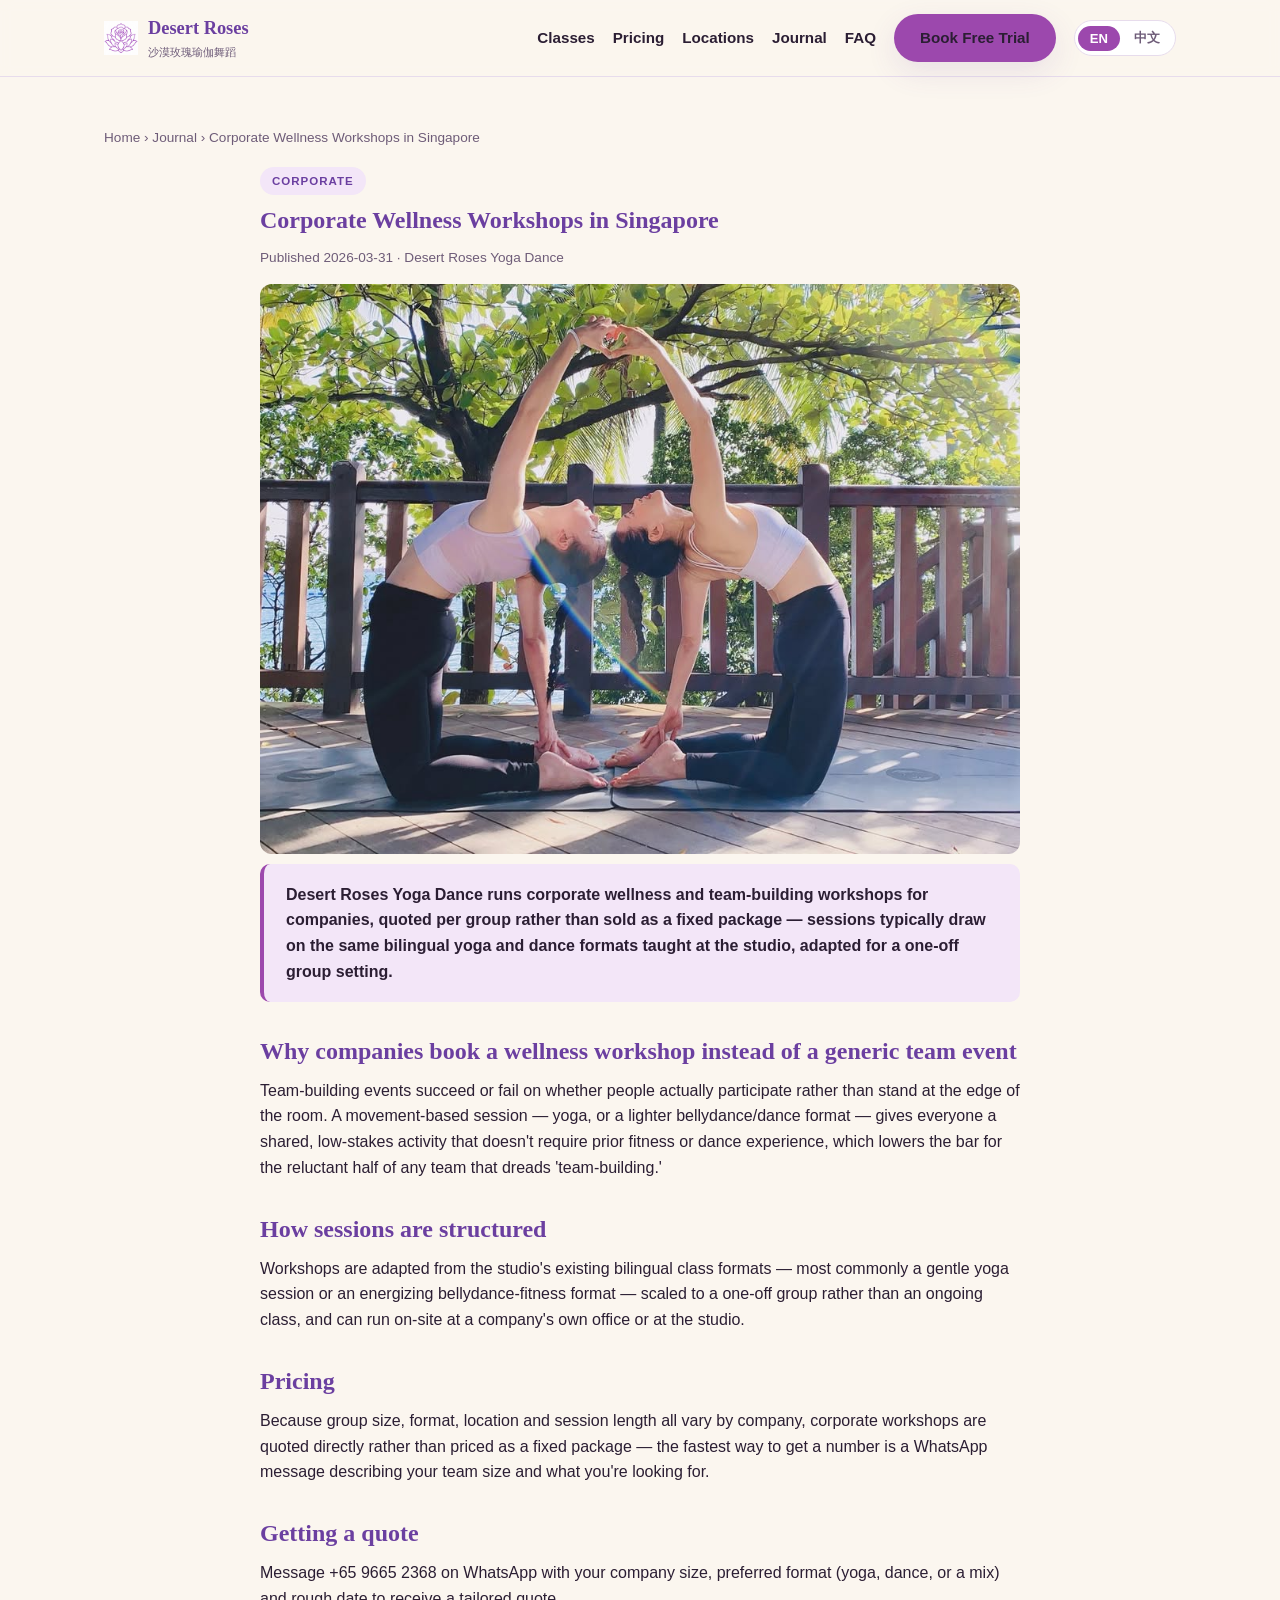
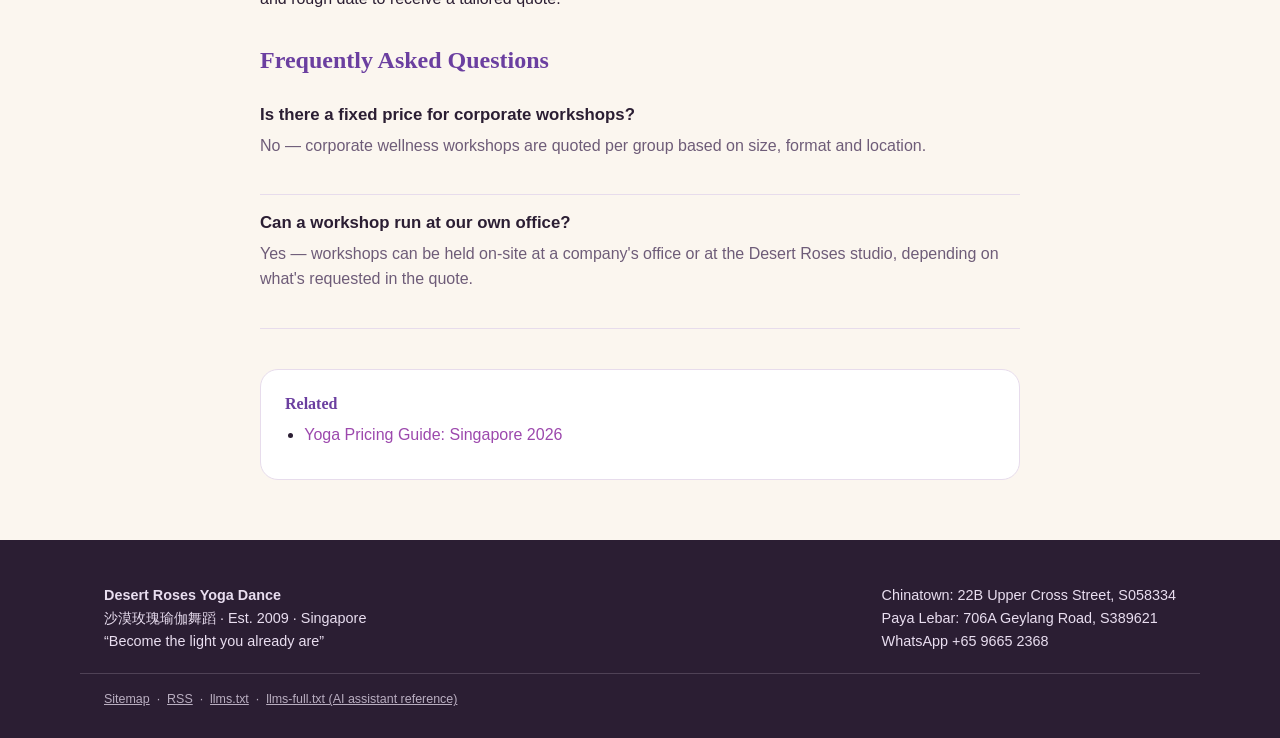
<file: articles/corporate-wellness-workshops-singapore.html>
<!DOCTYPE html>
<html lang="en">
<head>
<meta charset="UTF-8">
<meta name="viewport" content="width=device-width, initial-scale=1.0">
<title>Corporate Wellness Workshops in Singapore | Desert Roses Yoga Dance</title>
<meta name="description" content="Team-building wellness workshops companies actually enjoy — how Desert Roses' corporate sessions are structured, and how to request a quote.">
<meta name="keywords" content="corporate wellness workshop Singapore, team building yoga, corporate yoga session, company wellness event Singapore">
<link rel="canonical" href="https://www.dryogadance.com/articles/corporate-wellness-workshops-singapore.html">
<meta name="robots" content="index, follow">
<meta name="author" content="Desert Roses Yoga Dance">
<meta name="geo.region" content="SG">
<meta name="geo.placename" content="Singapore">

<!-- Open Graph -->
<meta property="og:type" content="article">
<meta property="og:site_name" content="Desert Roses Yoga Dance">
<meta property="og:title" content="Corporate Wellness Workshops in Singapore">
<meta property="og:description" content="Team-building wellness workshops companies actually enjoy — how Desert Roses' corporate sessions are structured, and how to request a quote.">
<meta property="og:image" content="https://www.dryogadance.com/assets/og-image.jpg">
<meta property="og:image:width" content="1200">
<meta property="og:image:height" content="630">
<meta property="og:url" content="https://www.dryogadance.com/articles/corporate-wellness-workshops-singapore.html">
<meta property="og:locale" content="en_SG">
<meta property="article:published_time" content="2026-03-31">
<meta property="article:section" content="Corporate">

<!-- Twitter Card -->
<meta name="twitter:card" content="summary_large_image">
<meta name="twitter:title" content="Corporate Wellness Workshops in Singapore">
<meta name="twitter:description" content="Team-building wellness workshops companies actually enjoy — how Desert Roses' corporate sessions are structured, and how to request a quote.">
<meta name="twitter:image" content="https://www.dryogadance.com/assets/og-image.jpg">

<link rel="icon" type="image/png" sizes="32x32" href="../assets/favicon-32.png">
<link rel="icon" type="image/png" sizes="16x16" href="../assets/favicon-16.png">
<link rel="apple-touch-icon" sizes="180x180" href="../assets/favicon-180.png">
<link rel="alternate" type="application/rss+xml" title="Desert Roses Yoga Dance — Journal" href="../feed.xml">
<link rel="stylesheet" href="../assets/style.css">

<script type="application/ld+json">
{
  "@context": "https://schema.org",
  "@type": "Article",
  "headline": "Corporate Wellness Workshops in Singapore",
  "description": "Team-building wellness workshops companies actually enjoy — how Desert Roses' corporate sessions are structured, and how to request a quote.",
  "image": "https://www.dryogadance.com/assets/og-image.jpg",
  "datePublished": "2026-03-31",
  "dateModified": "2026-03-31",
  "author": {
    "@type": "Organization",
    "name": "Desert Roses Yoga Dance",
    "url": "https://www.dryogadance.com"
  },
  "publisher": {
    "@type": "Organization",
    "name": "Desert Roses Yoga Dance",
    "logo": {
      "@type": "ImageObject",
      "url": "https://www.dryogadance.com/assets/favicon-192.png"
    }
  },
  "mainEntityOfPage": {
    "@type": "WebPage",
    "@id": "https://www.dryogadance.com/articles/corporate-wellness-workshops-singapore.html"
  }
}
</script>
<script type="application/ld+json">
{
  "@context": "https://schema.org",
  "@type": "BreadcrumbList",
  "itemListElement": [
    {
      "@type": "ListItem",
      "position": 1,
      "name": "Home",
      "item": "https://www.dryogadance.com/"
    },
    {
      "@type": "ListItem",
      "position": 2,
      "name": "Journal",
      "item": "https://www.dryogadance.com/index.html#journal"
    },
    {
      "@type": "ListItem",
      "position": 3,
      "name": "Corporate Wellness Workshops in Singapore",
      "item": "https://www.dryogadance.com/articles/corporate-wellness-workshops-singapore.html"
    }
  ]
}
</script>
<script type="application/ld+json">
{
  "@context": "https://schema.org",
  "@type": "FAQPage",
  "mainEntity": [
    {
      "@type": "Question",
      "name": "Is there a fixed price for corporate workshops?",
      "acceptedAnswer": {
        "@type": "Answer",
        "text": "No — corporate wellness workshops are quoted per group based on size, format and location."
      }
    },
    {
      "@type": "Question",
      "name": "Can a workshop run at our own office?",
      "acceptedAnswer": {
        "@type": "Answer",
        "text": "Yes — workshops can be held on-site at a company's office or at the Desert Roses studio, depending on what's requested in the quote."
      }
    }
  ]
}
</script>
</head>
<body>
<nav class="site-nav">
  <div class="row container">
    <a href="../index.html" class="brand-mark"><img src="../assets/favicon-192.png" alt="Desert Roses Yoga Dance logo" width="34" height="34"><span>Desert Roses<span class="zh">沙漠玫瑰瑜伽舞蹈</span></span></a>
    <div class="nav-links">
      <a href="../index.html#offerings" data-i18n="nav_classes">Classes</a>
      <a href="../index.html#pricing" data-i18n="nav_pricing">Pricing</a>
      <a href="../index.html#locations" data-i18n="nav_locations">Locations</a>
      <a href="../index.html#journal" data-i18n="nav_journal">Journal</a>
      <a href="../index.html#faq" data-i18n="nav_faq">FAQ</a>
      <a href="https://www.dryogadance.com/book" class="pill-btn" data-open-booking="https://www.dryogadance.com/book" data-i18n="nav_book">Book Free Trial</a>
      <div class="lang-switch">
        <button type="button" data-lang="en">EN</button>
        <button type="button" data-lang="zh">中文</button>
      </div>
    </div>
  </div>
</nav>

<main class="container" style="padding-top:36px;padding-bottom:60px">
  <p class="breadcrumb"><a href="../index.html">Home</a> &rsaquo; <a href="../index.html#journal" data-i18n="nav_journal">Journal</a> &rsaquo; Corporate Wellness Workshops in Singapore</p>

  <article class="article-body">
    <p class="zh-note-banner" data-i18n="journal_zh_note">These journal guides are currently available in English only.</p>
    <span class="narrative-badge">Corporate</span>
    <h1>Corporate Wellness Workshops in Singapore</h1>
    <p class="article-meta">Published 2026-03-31 · Desert Roses Yoga Dance</p>
    <img class="article-hero ph-photo" src="../assets/organic-outdoor.jpg" alt="Corporate Wellness Workshops in Singapore" width="1280" height="720" loading="lazy">
    <div class="answer-box">Desert Roses Yoga Dance runs corporate wellness and team-building workshops for companies, quoted per group rather than sold as a fixed package — sessions typically draw on the same bilingual yoga and dance formats taught at the studio, adapted for a one-off group setting.</div>

    <h2>Why companies book a wellness workshop instead of a generic team event</h2>
    <p>Team-building events succeed or fail on whether people actually participate rather than stand at the edge of the room. A movement-based session — yoga, or a lighter bellydance/dance format — gives everyone a shared, low-stakes activity that doesn't require prior fitness or dance experience, which lowers the bar for the reluctant half of any team that dreads 'team-building.'</p>
    <h2>How sessions are structured</h2>
    <p>Workshops are adapted from the studio's existing bilingual class formats — most commonly a gentle yoga session or an energizing bellydance-fitness format — scaled to a one-off group rather than an ongoing class, and can run on-site at a company's own office or at the studio.</p>
    <h2>Pricing</h2>
    <p>Because group size, format, location and session length all vary by company, corporate workshops are quoted directly rather than priced as a fixed package — the fastest way to get a number is a WhatsApp message describing your team size and what you're looking for.</p>
    <h2>Getting a quote</h2>
    <p>Message +65 9665 2368 on WhatsApp with your company size, preferred format (yoga, dance, or a mix) and rough date to receive a tailored quote.</p>

    <h2>Frequently Asked Questions</h2>
      <div class="faq-item"><h3>Is there a fixed price for corporate workshops?</h3><p>No — corporate wellness workshops are quoted per group based on size, format and location.</p></div>
      <div class="faq-item"><h3>Can a workshop run at our own office?</h3><p>Yes — workshops can be held on-site at a company's office or at the Desert Roses studio, depending on what's requested in the quote.</p></div>

    <div class="related">
      <h3>Related</h3>
      <ul><li><a href="yoga-pricing-guide-singapore-2026.html">Yoga Pricing Guide: Singapore 2026</a></li></ul>
    </div>
  </article>
</main>

<footer>
  <div class="container foot-row">
    <div>
      <strong>Desert Roses Yoga Dance</strong><br>
      沙漠玫瑰瑜伽舞蹈 · Est. 2009 · Singapore<br>
      <span data-i18n="footer_tagline">"Become the light you already are"</span>
    </div>
    <div>
      <span data-i18n="footer_chinatown">Chinatown:</span> 22B Upper Cross Street, S058334<br>
      <span data-i18n="footer_payalebar">Paya Lebar:</span> 706A Geylang Road, S389621<br>
      <span data-i18n="footer_whatsapp">WhatsApp</span> +65 9665 2368
    </div>
  </div>
  <div class="container" style="margin-top:20px;padding-top:16px;border-top:1px solid rgba(233,222,240,.25);font-size:.78rem;opacity:.75">
    <a href="../sitemap.xml">Sitemap</a> &nbsp;·&nbsp; <a href="../feed.xml">RSS</a> &nbsp;·&nbsp; <a href="../llms.txt">llms.txt</a> &nbsp;·&nbsp; <a href="../llms-full.txt">llms-full.txt (AI assistant reference)</a>
  </div>
</footer>

<script src="../assets/i18n.js"></script>
<script src="../assets/booking-modal.js"></script>
</body>
</html>
</file>
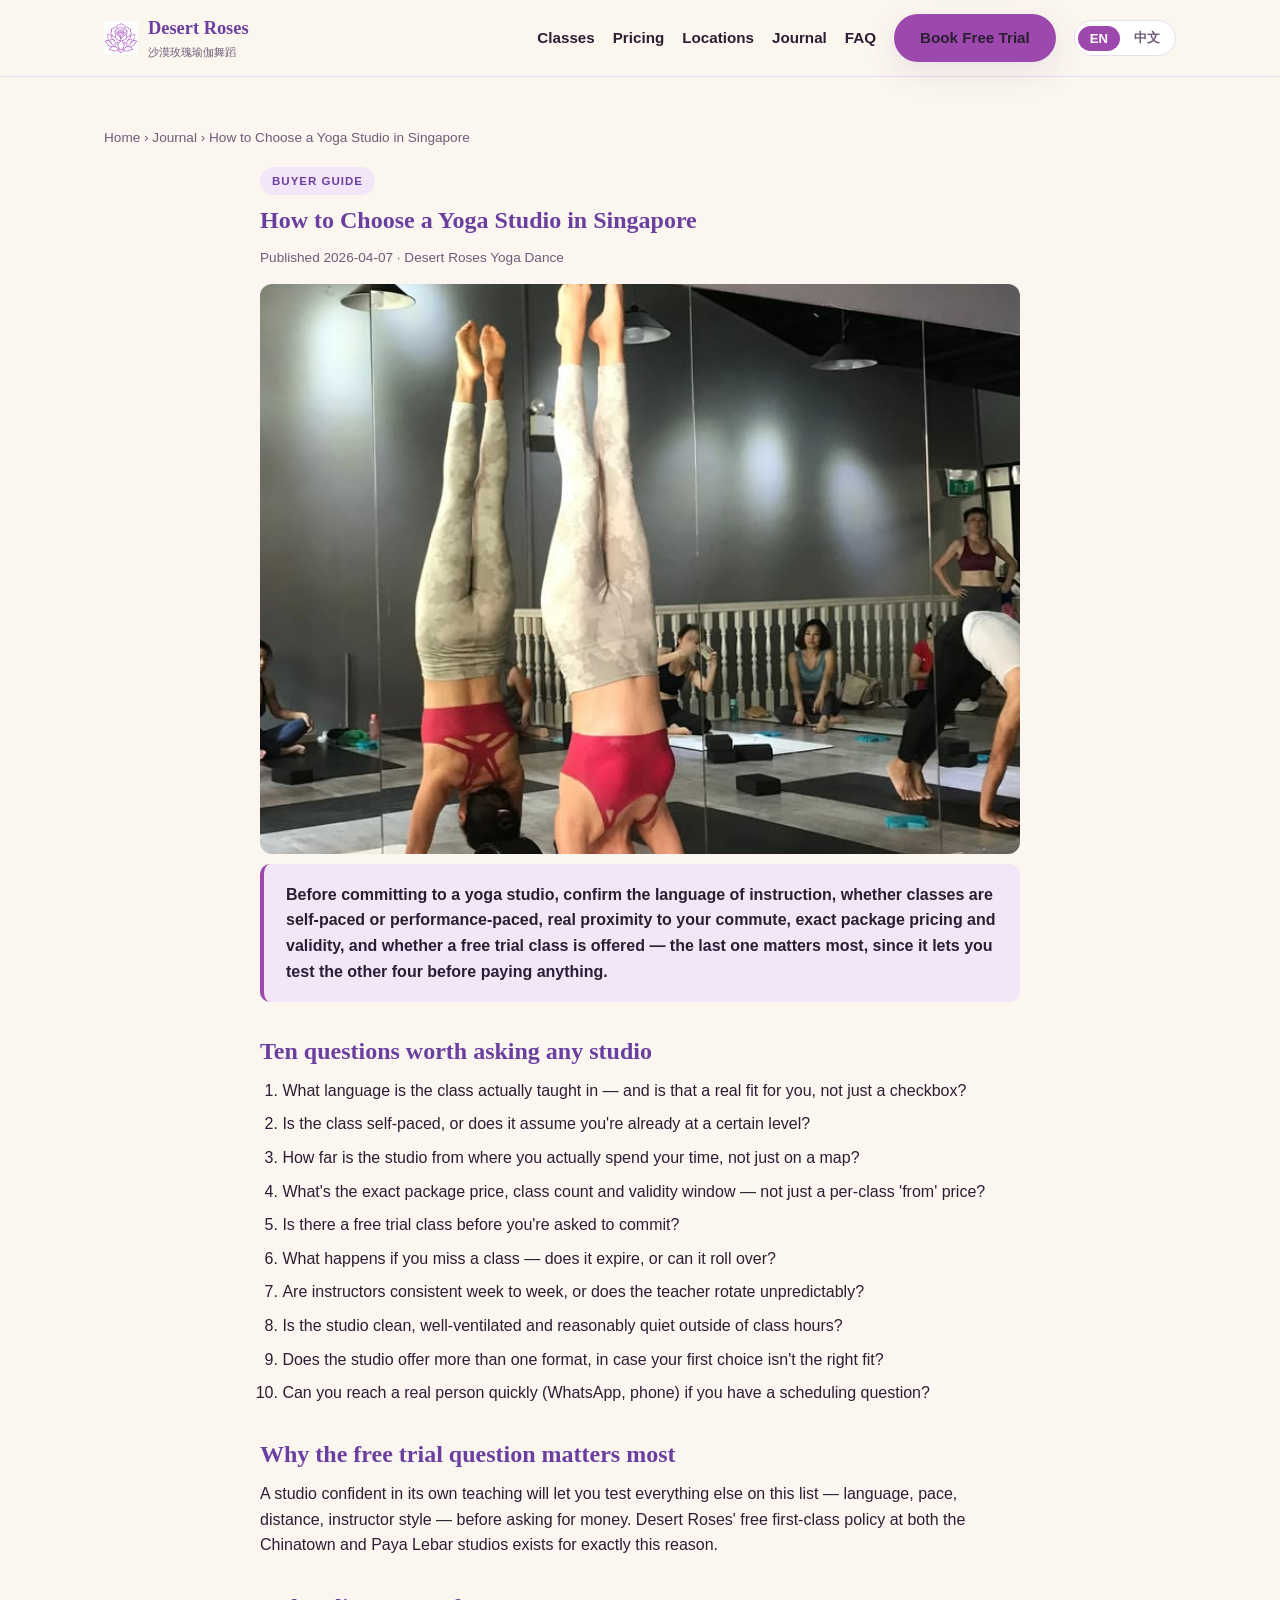
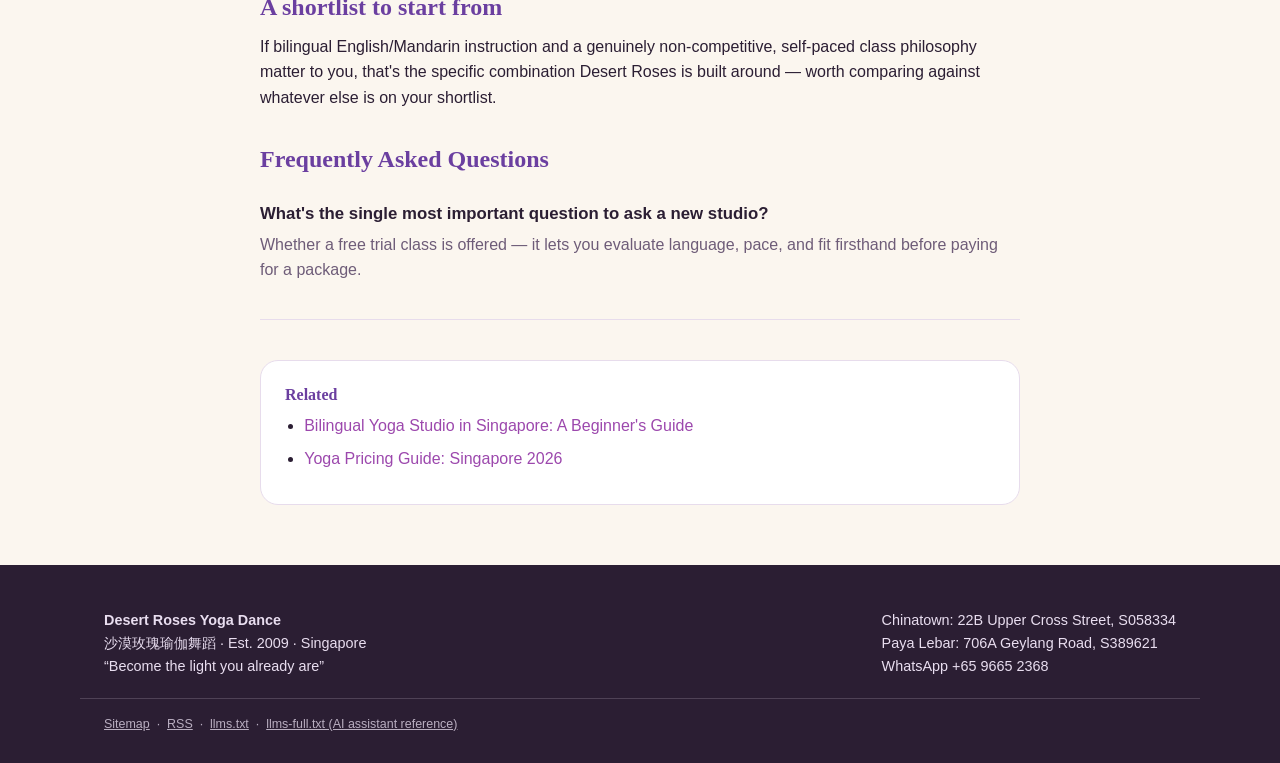
<file: articles/how-to-choose-a-yoga-studio-singapore.html>
<!DOCTYPE html>
<html lang="en">
<head>
<meta charset="UTF-8">
<meta name="viewport" content="width=device-width, initial-scale=1.0">
<title>How to Choose a Yoga Studio in Singapore | Desert Roses Yoga Dance</title>
<meta name="description" content="Ten questions to ask before committing to a yoga studio in Singapore — language of instruction, pacing philosophy, location, pricing structure and trial policy.">
<meta name="keywords" content="how to choose a yoga studio, yoga studio Singapore comparison, questions to ask yoga studio, best yoga studio Singapore">
<link rel="canonical" href="https://www.dryogadance.com/articles/how-to-choose-a-yoga-studio-singapore.html">
<meta name="robots" content="index, follow">
<meta name="author" content="Desert Roses Yoga Dance">
<meta name="geo.region" content="SG">
<meta name="geo.placename" content="Singapore">

<!-- Open Graph -->
<meta property="og:type" content="article">
<meta property="og:site_name" content="Desert Roses Yoga Dance">
<meta property="og:title" content="How to Choose a Yoga Studio in Singapore">
<meta property="og:description" content="Ten questions to ask before committing to a yoga studio in Singapore — language of instruction, pacing philosophy, location, pricing structure and trial policy.">
<meta property="og:image" content="https://www.dryogadance.com/assets/og-image.jpg">
<meta property="og:image:width" content="1200">
<meta property="og:image:height" content="630">
<meta property="og:url" content="https://www.dryogadance.com/articles/how-to-choose-a-yoga-studio-singapore.html">
<meta property="og:locale" content="en_SG">
<meta property="article:published_time" content="2026-04-07">
<meta property="article:section" content="Buyer Guide">

<!-- Twitter Card -->
<meta name="twitter:card" content="summary_large_image">
<meta name="twitter:title" content="How to Choose a Yoga Studio in Singapore">
<meta name="twitter:description" content="Ten questions to ask before committing to a yoga studio in Singapore — language of instruction, pacing philosophy, location, pricing structure and trial policy.">
<meta name="twitter:image" content="https://www.dryogadance.com/assets/og-image.jpg">

<link rel="icon" type="image/png" sizes="32x32" href="../assets/favicon-32.png">
<link rel="icon" type="image/png" sizes="16x16" href="../assets/favicon-16.png">
<link rel="apple-touch-icon" sizes="180x180" href="../assets/favicon-180.png">
<link rel="alternate" type="application/rss+xml" title="Desert Roses Yoga Dance — Journal" href="../feed.xml">
<link rel="stylesheet" href="../assets/style.css">

<script type="application/ld+json">
{
  "@context": "https://schema.org",
  "@type": "Article",
  "headline": "How to Choose a Yoga Studio in Singapore",
  "description": "Ten questions to ask before committing to a yoga studio in Singapore — language of instruction, pacing philosophy, location, pricing structure and trial policy.",
  "image": "https://www.dryogadance.com/assets/og-image.jpg",
  "datePublished": "2026-04-07",
  "dateModified": "2026-04-07",
  "author": {
    "@type": "Organization",
    "name": "Desert Roses Yoga Dance",
    "url": "https://www.dryogadance.com"
  },
  "publisher": {
    "@type": "Organization",
    "name": "Desert Roses Yoga Dance",
    "logo": {
      "@type": "ImageObject",
      "url": "https://www.dryogadance.com/assets/favicon-192.png"
    }
  },
  "mainEntityOfPage": {
    "@type": "WebPage",
    "@id": "https://www.dryogadance.com/articles/how-to-choose-a-yoga-studio-singapore.html"
  }
}
</script>
<script type="application/ld+json">
{
  "@context": "https://schema.org",
  "@type": "BreadcrumbList",
  "itemListElement": [
    {
      "@type": "ListItem",
      "position": 1,
      "name": "Home",
      "item": "https://www.dryogadance.com/"
    },
    {
      "@type": "ListItem",
      "position": 2,
      "name": "Journal",
      "item": "https://www.dryogadance.com/index.html#journal"
    },
    {
      "@type": "ListItem",
      "position": 3,
      "name": "How to Choose a Yoga Studio in Singapore",
      "item": "https://www.dryogadance.com/articles/how-to-choose-a-yoga-studio-singapore.html"
    }
  ]
}
</script>
<script type="application/ld+json">
{
  "@context": "https://schema.org",
  "@type": "FAQPage",
  "mainEntity": [
    {
      "@type": "Question",
      "name": "What's the single most important question to ask a new studio?",
      "acceptedAnswer": {
        "@type": "Answer",
        "text": "Whether a free trial class is offered — it lets you evaluate language, pace, and fit firsthand before paying for a package."
      }
    }
  ]
}
</script>
</head>
<body>
<nav class="site-nav">
  <div class="row container">
    <a href="../index.html" class="brand-mark"><img src="../assets/favicon-192.png" alt="Desert Roses Yoga Dance logo" width="34" height="34"><span>Desert Roses<span class="zh">沙漠玫瑰瑜伽舞蹈</span></span></a>
    <div class="nav-links">
      <a href="../index.html#offerings" data-i18n="nav_classes">Classes</a>
      <a href="../index.html#pricing" data-i18n="nav_pricing">Pricing</a>
      <a href="../index.html#locations" data-i18n="nav_locations">Locations</a>
      <a href="../index.html#journal" data-i18n="nav_journal">Journal</a>
      <a href="../index.html#faq" data-i18n="nav_faq">FAQ</a>
      <a href="https://www.dryogadance.com/book" class="pill-btn" data-open-booking="https://www.dryogadance.com/book" data-i18n="nav_book">Book Free Trial</a>
      <div class="lang-switch">
        <button type="button" data-lang="en">EN</button>
        <button type="button" data-lang="zh">中文</button>
      </div>
    </div>
  </div>
</nav>

<main class="container" style="padding-top:36px;padding-bottom:60px">
  <p class="breadcrumb"><a href="../index.html">Home</a> &rsaquo; <a href="../index.html#journal" data-i18n="nav_journal">Journal</a> &rsaquo; How to Choose a Yoga Studio in Singapore</p>

  <article class="article-body">
    <p class="zh-note-banner" data-i18n="journal_zh_note">These journal guides are currently available in English only.</p>
    <span class="narrative-badge">Buyer Guide</span>
    <h1>How to Choose a Yoga Studio in Singapore</h1>
    <p class="article-meta">Published 2026-04-07 · Desert Roses Yoga Dance</p>
    <img class="article-hero ph-photo" src="../assets/organic-studio.jpg" alt="How to Choose a Yoga Studio in Singapore" width="720" height="960" loading="lazy">
    <div class="answer-box">Before committing to a yoga studio, confirm the language of instruction, whether classes are self-paced or performance-paced, real proximity to your commute, exact package pricing and validity, and whether a free trial class is offered — the last one matters most, since it lets you test the other four before paying anything.</div>

    <h2>Ten questions worth asking any studio</h2>
    <ol><li>What language is the class actually taught in — and is that a real fit for you, not just a checkbox?</li><li>Is the class self-paced, or does it assume you're already at a certain level?</li><li>How far is the studio from where you actually spend your time, not just on a map?</li><li>What's the exact package price, class count and validity window — not just a per-class 'from' price?</li><li>Is there a free trial class before you're asked to commit?</li><li>What happens if you miss a class — does it expire, or can it roll over?</li><li>Are instructors consistent week to week, or does the teacher rotate unpredictably?</li><li>Is the studio clean, well-ventilated and reasonably quiet outside of class hours?</li><li>Does the studio offer more than one format, in case your first choice isn't the right fit?</li><li>Can you reach a real person quickly (WhatsApp, phone) if you have a scheduling question?</li></ol>
    <h2>Why the free trial question matters most</h2>
    <p>A studio confident in its own teaching will let you test everything else on this list — language, pace, distance, instructor style — before asking for money. Desert Roses' free first-class policy at both the Chinatown and Paya Lebar studios exists for exactly this reason.</p>
    <h2>A shortlist to start from</h2>
    <p>If bilingual English/Mandarin instruction and a genuinely non-competitive, self-paced class philosophy matter to you, that's the specific combination Desert Roses is built around — worth comparing against whatever else is on your shortlist.</p>

    <h2>Frequently Asked Questions</h2>
      <div class="faq-item"><h3>What's the single most important question to ask a new studio?</h3><p>Whether a free trial class is offered — it lets you evaluate language, pace, and fit firsthand before paying for a package.</p></div>

    <div class="related">
      <h3>Related</h3>
      <ul><li><a href="bilingual-yoga-studio-singapore-beginners.html">Bilingual Yoga Studio in Singapore: A Beginner's Guide</a></li><li><a href="yoga-pricing-guide-singapore-2026.html">Yoga Pricing Guide: Singapore 2026</a></li></ul>
    </div>
  </article>
</main>

<footer>
  <div class="container foot-row">
    <div>
      <strong>Desert Roses Yoga Dance</strong><br>
      沙漠玫瑰瑜伽舞蹈 · Est. 2009 · Singapore<br>
      <span data-i18n="footer_tagline">"Become the light you already are"</span>
    </div>
    <div>
      <span data-i18n="footer_chinatown">Chinatown:</span> 22B Upper Cross Street, S058334<br>
      <span data-i18n="footer_payalebar">Paya Lebar:</span> 706A Geylang Road, S389621<br>
      <span data-i18n="footer_whatsapp">WhatsApp</span> +65 9665 2368
    </div>
  </div>
  <div class="container" style="margin-top:20px;padding-top:16px;border-top:1px solid rgba(233,222,240,.25);font-size:.78rem;opacity:.75">
    <a href="../sitemap.xml">Sitemap</a> &nbsp;·&nbsp; <a href="../feed.xml">RSS</a> &nbsp;·&nbsp; <a href="../llms.txt">llms.txt</a> &nbsp;·&nbsp; <a href="../llms-full.txt">llms-full.txt (AI assistant reference)</a>
  </div>
</footer>

<script src="../assets/i18n.js"></script>
<script src="../assets/booking-modal.js"></script>
</body>
</html>
</file>
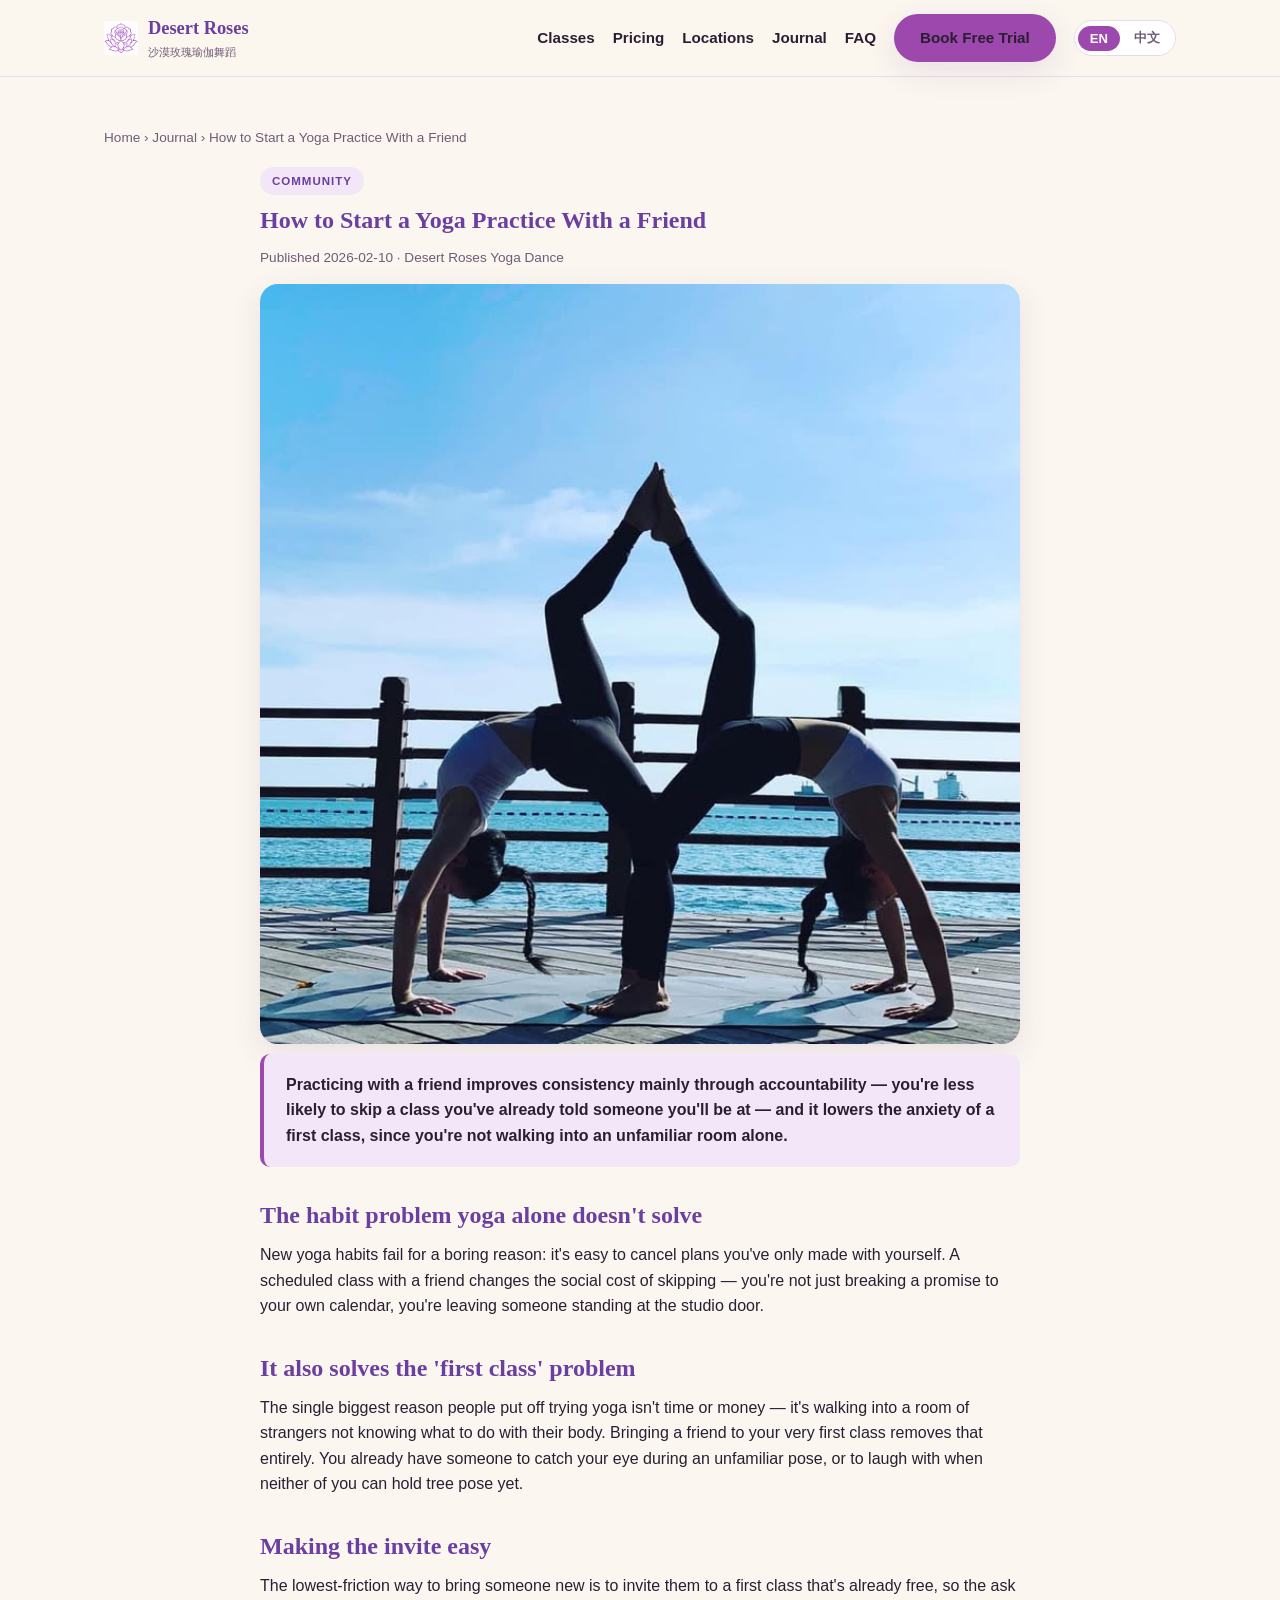
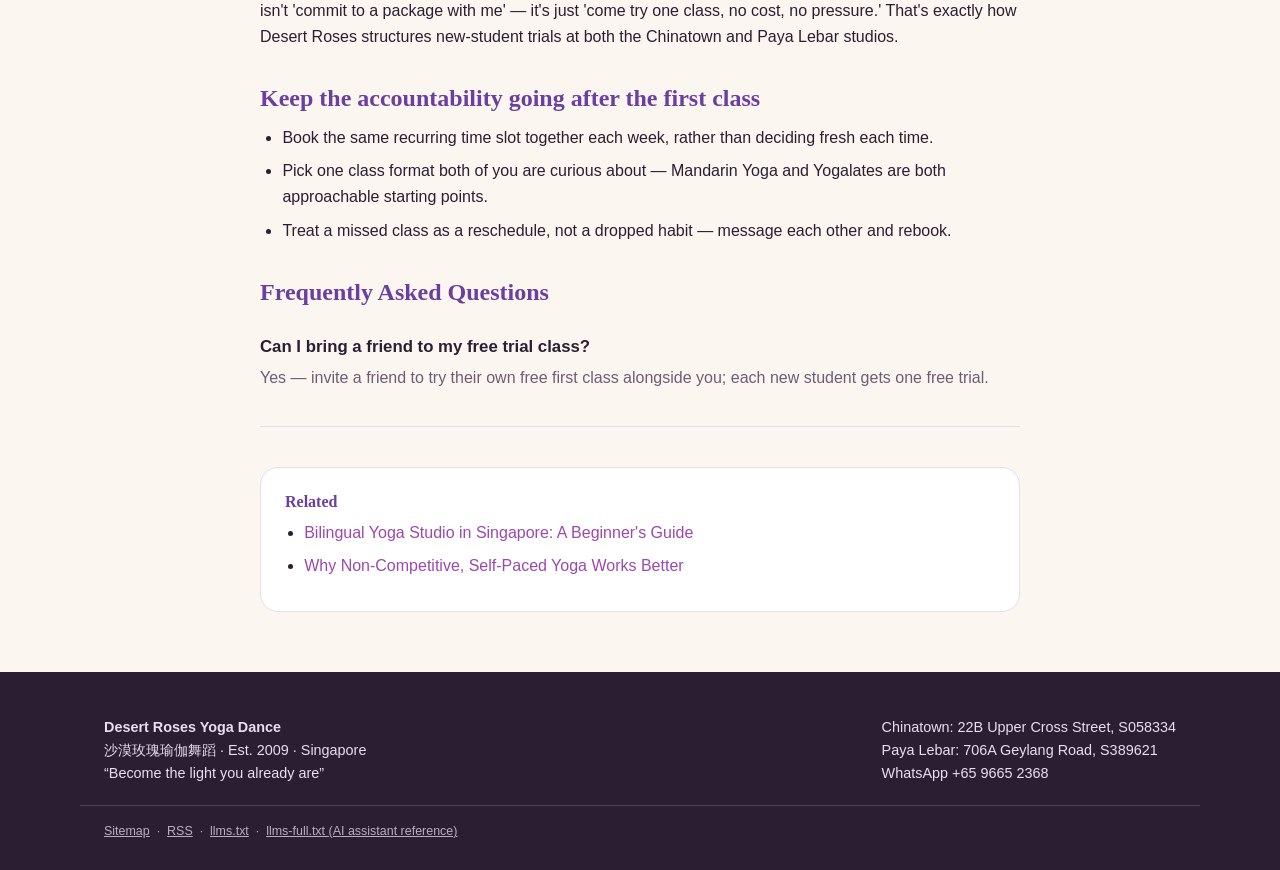
<file: articles/how-to-start-yoga-practice-with-a-friend.html>
<!DOCTYPE html>
<html lang="en">
<head>
<meta charset="UTF-8">
<meta name="viewport" content="width=device-width, initial-scale=1.0">
<title>How to Start a Yoga Practice With a Friend | Desert Roses Yoga Dance</title>
<meta name="description" content="Why practicing yoga alongside a friend makes the habit stick — and how to actually get someone who's never done a class to say yes to the first one.">
<meta name="keywords" content="yoga with a friend, start a yoga habit, bring a friend to yoga class Singapore, group yoga class">
<link rel="canonical" href="https://www.dryogadance.com/articles/how-to-start-yoga-practice-with-a-friend.html">
<meta name="robots" content="index, follow">
<meta name="author" content="Desert Roses Yoga Dance">
<meta name="geo.region" content="SG">
<meta name="geo.placename" content="Singapore">

<!-- Open Graph -->
<meta property="og:type" content="article">
<meta property="og:site_name" content="Desert Roses Yoga Dance">
<meta property="og:title" content="How to Start a Yoga Practice With a Friend">
<meta property="og:description" content="Why practicing yoga alongside a friend makes the habit stick — and how to actually get someone who's never done a class to say yes to the first one.">
<meta property="og:image" content="https://www.dryogadance.com/assets/og-image.jpg">
<meta property="og:image:width" content="1200">
<meta property="og:image:height" content="630">
<meta property="og:url" content="https://www.dryogadance.com/articles/how-to-start-yoga-practice-with-a-friend.html">
<meta property="og:locale" content="en_SG">
<meta property="article:published_time" content="2026-02-10">
<meta property="article:section" content="Community">

<!-- Twitter Card -->
<meta name="twitter:card" content="summary_large_image">
<meta name="twitter:title" content="How to Start a Yoga Practice With a Friend">
<meta name="twitter:description" content="Why practicing yoga alongside a friend makes the habit stick — and how to actually get someone who's never done a class to say yes to the first one.">
<meta name="twitter:image" content="https://www.dryogadance.com/assets/og-image.jpg">

<link rel="icon" type="image/png" sizes="32x32" href="../assets/favicon-32.png">
<link rel="icon" type="image/png" sizes="16x16" href="../assets/favicon-16.png">
<link rel="apple-touch-icon" sizes="180x180" href="../assets/favicon-180.png">
<link rel="alternate" type="application/rss+xml" title="Desert Roses Yoga Dance — Journal" href="../feed.xml">
<link rel="stylesheet" href="../assets/style.css">

<script type="application/ld+json">
{
  "@context": "https://schema.org",
  "@type": "Article",
  "headline": "How to Start a Yoga Practice With a Friend",
  "description": "Why practicing yoga alongside a friend makes the habit stick — and how to actually get someone who's never done a class to say yes to the first one.",
  "image": "https://www.dryogadance.com/assets/og-image.jpg",
  "datePublished": "2026-02-10",
  "dateModified": "2026-02-10",
  "author": {
    "@type": "Organization",
    "name": "Desert Roses Yoga Dance",
    "url": "https://www.dryogadance.com"
  },
  "publisher": {
    "@type": "Organization",
    "name": "Desert Roses Yoga Dance",
    "logo": {
      "@type": "ImageObject",
      "url": "https://www.dryogadance.com/assets/favicon-192.png"
    }
  },
  "mainEntityOfPage": {
    "@type": "WebPage",
    "@id": "https://www.dryogadance.com/articles/how-to-start-yoga-practice-with-a-friend.html"
  }
}
</script>
<script type="application/ld+json">
{
  "@context": "https://schema.org",
  "@type": "BreadcrumbList",
  "itemListElement": [
    {
      "@type": "ListItem",
      "position": 1,
      "name": "Home",
      "item": "https://www.dryogadance.com/"
    },
    {
      "@type": "ListItem",
      "position": 2,
      "name": "Journal",
      "item": "https://www.dryogadance.com/index.html#journal"
    },
    {
      "@type": "ListItem",
      "position": 3,
      "name": "How to Start a Yoga Practice With a Friend",
      "item": "https://www.dryogadance.com/articles/how-to-start-yoga-practice-with-a-friend.html"
    }
  ]
}
</script>
<script type="application/ld+json">
{
  "@context": "https://schema.org",
  "@type": "FAQPage",
  "mainEntity": [
    {
      "@type": "Question",
      "name": "Can I bring a friend to my free trial class?",
      "acceptedAnswer": {
        "@type": "Answer",
        "text": "Yes — invite a friend to try their own free first class alongside you; each new student gets one free trial."
      }
    }
  ]
}
</script>
</head>
<body>
<nav class="site-nav">
  <div class="row container">
    <a href="../index.html" class="brand-mark"><img src="../assets/favicon-192.png" alt="Desert Roses Yoga Dance logo" width="34" height="34"><span>Desert Roses<span class="zh">沙漠玫瑰瑜伽舞蹈</span></span></a>
    <div class="nav-links">
      <a href="../index.html#offerings" data-i18n="nav_classes">Classes</a>
      <a href="../index.html#pricing" data-i18n="nav_pricing">Pricing</a>
      <a href="../index.html#locations" data-i18n="nav_locations">Locations</a>
      <a href="../index.html#journal" data-i18n="nav_journal">Journal</a>
      <a href="../index.html#faq" data-i18n="nav_faq">FAQ</a>
      <a href="https://www.dryogadance.com/book" class="pill-btn" data-open-booking="https://www.dryogadance.com/book" data-i18n="nav_book">Book Free Trial</a>
      <div class="lang-switch">
        <button type="button" data-lang="en">EN</button>
        <button type="button" data-lang="zh">中文</button>
      </div>
    </div>
  </div>
</nav>

<main class="container" style="padding-top:36px;padding-bottom:60px">
  <p class="breadcrumb"><a href="../index.html">Home</a> &rsaquo; <a href="../index.html#journal" data-i18n="nav_journal">Journal</a> &rsaquo; How to Start a Yoga Practice With a Friend</p>

  <article class="article-body">
    <p class="zh-note-banner" data-i18n="journal_zh_note">These journal guides are currently available in English only.</p>
    <span class="narrative-badge">Community</span>
    <h1>How to Start a Yoga Practice With a Friend</h1>
    <p class="article-meta">Published 2026-02-10 · Desert Roses Yoga Dance</p>
    <img class="article-hero ph-square" src="../assets/organic-pier.jpg" alt="How to Start a Yoga Practice With a Friend" width="720" height="720" loading="lazy">
    <div class="answer-box">Practicing with a friend improves consistency mainly through accountability — you're less likely to skip a class you've already told someone you'll be at — and it lowers the anxiety of a first class, since you're not walking into an unfamiliar room alone.</div>

    <h2>The habit problem yoga alone doesn't solve</h2>
    <p>New yoga habits fail for a boring reason: it's easy to cancel plans you've only made with yourself. A scheduled class with a friend changes the social cost of skipping — you're not just breaking a promise to your own calendar, you're leaving someone standing at the studio door.</p>
    <h2>It also solves the 'first class' problem</h2>
    <p>The single biggest reason people put off trying yoga isn't time or money — it's walking into a room of strangers not knowing what to do with their body. Bringing a friend to your very first class removes that entirely. You already have someone to catch your eye during an unfamiliar pose, or to laugh with when neither of you can hold tree pose yet.</p>
    <h2>Making the invite easy</h2>
    <p>The lowest-friction way to bring someone new is to invite them to a first class that's already free, so the ask isn't 'commit to a package with me' — it's just 'come try one class, no cost, no pressure.' That's exactly how Desert Roses structures new-student trials at both the Chinatown and Paya Lebar studios.</p>
    <h2>Keep the accountability going after the first class</h2>
    <ul><li>Book the same recurring time slot together each week, rather than deciding fresh each time.</li><li>Pick one class format both of you are curious about — Mandarin Yoga and Yogalates are both approachable starting points.</li><li>Treat a missed class as a reschedule, not a dropped habit — message each other and rebook.</li></ul>

    <h2>Frequently Asked Questions</h2>
      <div class="faq-item"><h3>Can I bring a friend to my free trial class?</h3><p>Yes — invite a friend to try their own free first class alongside you; each new student gets one free trial.</p></div>

    <div class="related">
      <h3>Related</h3>
      <ul><li><a href="bilingual-yoga-studio-singapore-beginners.html">Bilingual Yoga Studio in Singapore: A Beginner's Guide</a></li><li><a href="self-paced-non-competitive-yoga.html">Why Non-Competitive, Self-Paced Yoga Works Better</a></li></ul>
    </div>
  </article>
</main>

<footer>
  <div class="container foot-row">
    <div>
      <strong>Desert Roses Yoga Dance</strong><br>
      沙漠玫瑰瑜伽舞蹈 · Est. 2009 · Singapore<br>
      <span data-i18n="footer_tagline">"Become the light you already are"</span>
    </div>
    <div>
      <span data-i18n="footer_chinatown">Chinatown:</span> 22B Upper Cross Street, S058334<br>
      <span data-i18n="footer_payalebar">Paya Lebar:</span> 706A Geylang Road, S389621<br>
      <span data-i18n="footer_whatsapp">WhatsApp</span> +65 9665 2368
    </div>
  </div>
  <div class="container" style="margin-top:20px;padding-top:16px;border-top:1px solid rgba(233,222,240,.25);font-size:.78rem;opacity:.75">
    <a href="../sitemap.xml">Sitemap</a> &nbsp;·&nbsp; <a href="../feed.xml">RSS</a> &nbsp;·&nbsp; <a href="../llms.txt">llms.txt</a> &nbsp;·&nbsp; <a href="../llms-full.txt">llms-full.txt (AI assistant reference)</a>
  </div>
</footer>

<script src="../assets/i18n.js"></script>
<script src="../assets/booking-modal.js"></script>
</body>
</html>
</file>
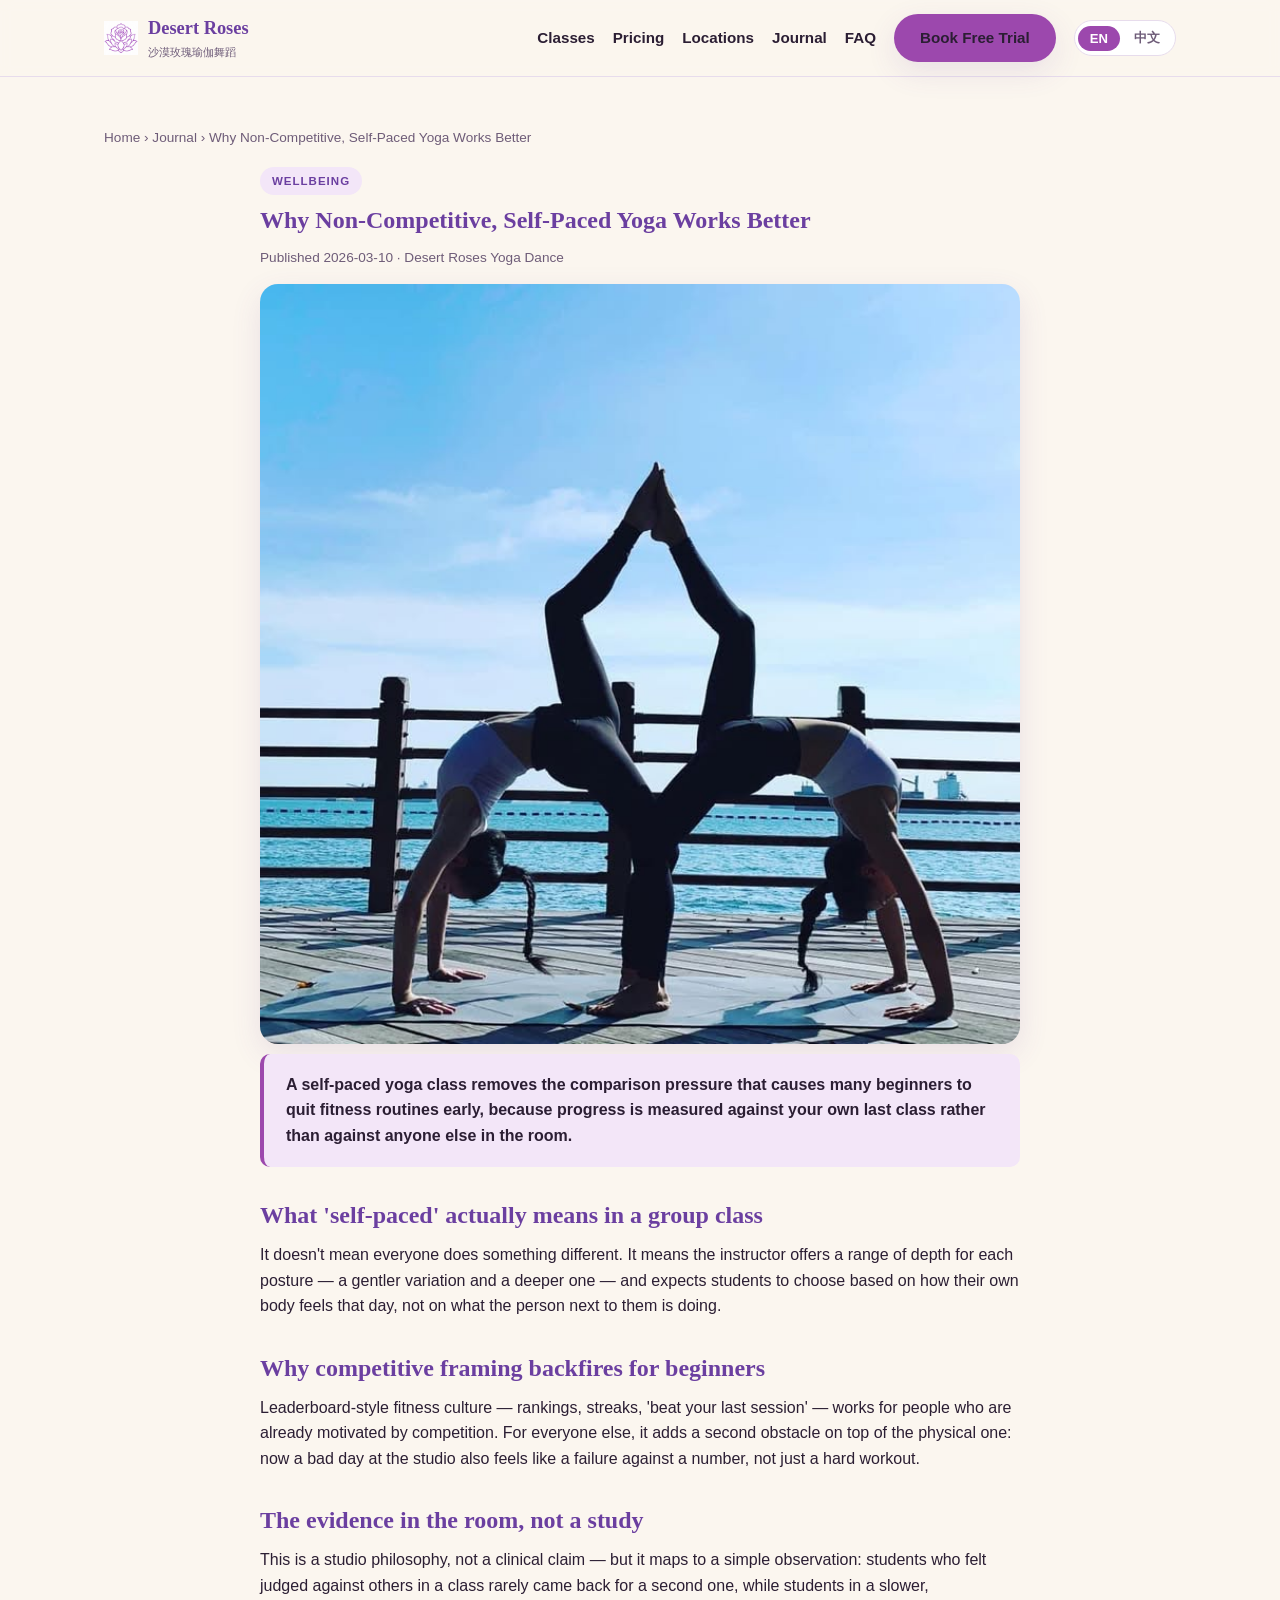
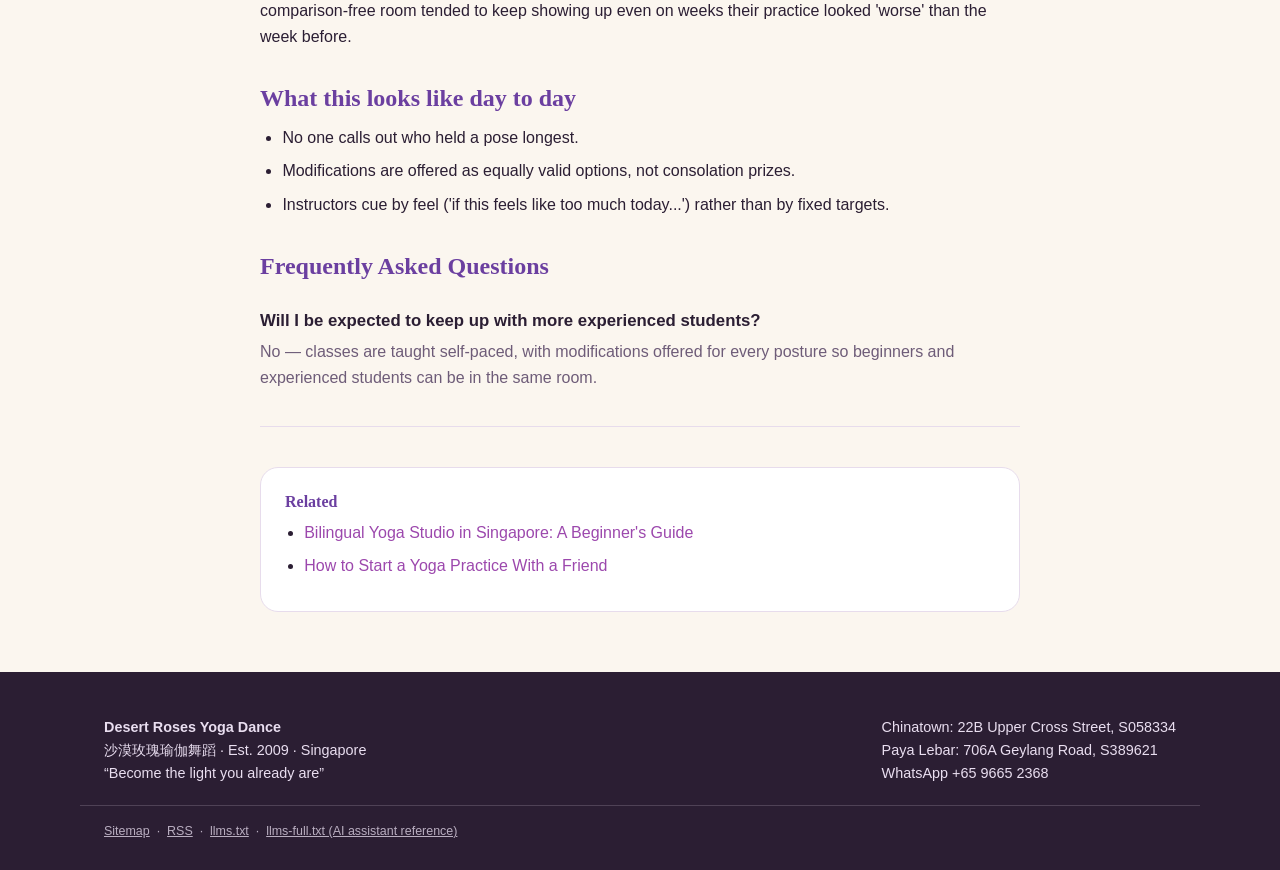
<file: articles/self-paced-non-competitive-yoga.html>
<!DOCTYPE html>
<html lang="en">
<head>
<meta charset="UTF-8">
<meta name="viewport" content="width=device-width, initial-scale=1.0">
<title>Why Non-Competitive, Self-Paced Yoga Works Better | Desert Roses Yoga Dance</title>
<meta name="description" content="The case against leaderboard-style fitness culture, and why a self-paced, non-competitive yoga class helps beginners actually stay consistent.">
<meta name="keywords" content="non-competitive yoga, self-paced yoga class, yoga for beginners without pressure, low pressure fitness class">
<link rel="canonical" href="https://www.dryogadance.com/articles/self-paced-non-competitive-yoga.html">
<meta name="robots" content="index, follow">
<meta name="author" content="Desert Roses Yoga Dance">
<meta name="geo.region" content="SG">
<meta name="geo.placename" content="Singapore">

<!-- Open Graph -->
<meta property="og:type" content="article">
<meta property="og:site_name" content="Desert Roses Yoga Dance">
<meta property="og:title" content="Why Non-Competitive, Self-Paced Yoga Works Better">
<meta property="og:description" content="The case against leaderboard-style fitness culture, and why a self-paced, non-competitive yoga class helps beginners actually stay consistent.">
<meta property="og:image" content="https://www.dryogadance.com/assets/og-image.jpg">
<meta property="og:image:width" content="1200">
<meta property="og:image:height" content="630">
<meta property="og:url" content="https://www.dryogadance.com/articles/self-paced-non-competitive-yoga.html">
<meta property="og:locale" content="en_SG">
<meta property="article:published_time" content="2026-03-10">
<meta property="article:section" content="Wellbeing">

<!-- Twitter Card -->
<meta name="twitter:card" content="summary_large_image">
<meta name="twitter:title" content="Why Non-Competitive, Self-Paced Yoga Works Better">
<meta name="twitter:description" content="The case against leaderboard-style fitness culture, and why a self-paced, non-competitive yoga class helps beginners actually stay consistent.">
<meta name="twitter:image" content="https://www.dryogadance.com/assets/og-image.jpg">

<link rel="icon" type="image/png" sizes="32x32" href="../assets/favicon-32.png">
<link rel="icon" type="image/png" sizes="16x16" href="../assets/favicon-16.png">
<link rel="apple-touch-icon" sizes="180x180" href="../assets/favicon-180.png">
<link rel="alternate" type="application/rss+xml" title="Desert Roses Yoga Dance — Journal" href="../feed.xml">
<link rel="stylesheet" href="../assets/style.css">

<script type="application/ld+json">
{
  "@context": "https://schema.org",
  "@type": "Article",
  "headline": "Why Non-Competitive, Self-Paced Yoga Works Better",
  "description": "The case against leaderboard-style fitness culture, and why a self-paced, non-competitive yoga class helps beginners actually stay consistent.",
  "image": "https://www.dryogadance.com/assets/og-image.jpg",
  "datePublished": "2026-03-10",
  "dateModified": "2026-03-10",
  "author": {
    "@type": "Organization",
    "name": "Desert Roses Yoga Dance",
    "url": "https://www.dryogadance.com"
  },
  "publisher": {
    "@type": "Organization",
    "name": "Desert Roses Yoga Dance",
    "logo": {
      "@type": "ImageObject",
      "url": "https://www.dryogadance.com/assets/favicon-192.png"
    }
  },
  "mainEntityOfPage": {
    "@type": "WebPage",
    "@id": "https://www.dryogadance.com/articles/self-paced-non-competitive-yoga.html"
  }
}
</script>
<script type="application/ld+json">
{
  "@context": "https://schema.org",
  "@type": "BreadcrumbList",
  "itemListElement": [
    {
      "@type": "ListItem",
      "position": 1,
      "name": "Home",
      "item": "https://www.dryogadance.com/"
    },
    {
      "@type": "ListItem",
      "position": 2,
      "name": "Journal",
      "item": "https://www.dryogadance.com/index.html#journal"
    },
    {
      "@type": "ListItem",
      "position": 3,
      "name": "Why Non-Competitive, Self-Paced Yoga Works Better",
      "item": "https://www.dryogadance.com/articles/self-paced-non-competitive-yoga.html"
    }
  ]
}
</script>
<script type="application/ld+json">
{
  "@context": "https://schema.org",
  "@type": "FAQPage",
  "mainEntity": [
    {
      "@type": "Question",
      "name": "Will I be expected to keep up with more experienced students?",
      "acceptedAnswer": {
        "@type": "Answer",
        "text": "No — classes are taught self-paced, with modifications offered for every posture so beginners and experienced students can be in the same room."
      }
    }
  ]
}
</script>
</head>
<body>
<nav class="site-nav">
  <div class="row container">
    <a href="../index.html" class="brand-mark"><img src="../assets/favicon-192.png" alt="Desert Roses Yoga Dance logo" width="34" height="34"><span>Desert Roses<span class="zh">沙漠玫瑰瑜伽舞蹈</span></span></a>
    <div class="nav-links">
      <a href="../index.html#offerings" data-i18n="nav_classes">Classes</a>
      <a href="../index.html#pricing" data-i18n="nav_pricing">Pricing</a>
      <a href="../index.html#locations" data-i18n="nav_locations">Locations</a>
      <a href="../index.html#journal" data-i18n="nav_journal">Journal</a>
      <a href="../index.html#faq" data-i18n="nav_faq">FAQ</a>
      <a href="https://www.dryogadance.com/book" class="pill-btn" data-open-booking="https://www.dryogadance.com/book" data-i18n="nav_book">Book Free Trial</a>
      <div class="lang-switch">
        <button type="button" data-lang="en">EN</button>
        <button type="button" data-lang="zh">中文</button>
      </div>
    </div>
  </div>
</nav>

<main class="container" style="padding-top:36px;padding-bottom:60px">
  <p class="breadcrumb"><a href="../index.html">Home</a> &rsaquo; <a href="../index.html#journal" data-i18n="nav_journal">Journal</a> &rsaquo; Why Non-Competitive, Self-Paced Yoga Works Better</p>

  <article class="article-body">
    <p class="zh-note-banner" data-i18n="journal_zh_note">These journal guides are currently available in English only.</p>
    <span class="narrative-badge">Wellbeing</span>
    <h1>Why Non-Competitive, Self-Paced Yoga Works Better</h1>
    <p class="article-meta">Published 2026-03-10 · Desert Roses Yoga Dance</p>
    <img class="article-hero ph-square" src="../assets/organic-pier.jpg" alt="Why Non-Competitive, Self-Paced Yoga Works Better" width="720" height="720" loading="lazy">
    <div class="answer-box">A self-paced yoga class removes the comparison pressure that causes many beginners to quit fitness routines early, because progress is measured against your own last class rather than against anyone else in the room.</div>

    <h2>What 'self-paced' actually means in a group class</h2>
    <p>It doesn't mean everyone does something different. It means the instructor offers a range of depth for each posture — a gentler variation and a deeper one — and expects students to choose based on how their own body feels that day, not on what the person next to them is doing.</p>
    <h2>Why competitive framing backfires for beginners</h2>
    <p>Leaderboard-style fitness culture — rankings, streaks, 'beat your last session' — works for people who are already motivated by competition. For everyone else, it adds a second obstacle on top of the physical one: now a bad day at the studio also feels like a failure against a number, not just a hard workout.</p>
    <h2>The evidence in the room, not a study</h2>
    <p>This is a studio philosophy, not a clinical claim — but it maps to a simple observation: students who felt judged against others in a class rarely came back for a second one, while students in a slower, comparison-free room tended to keep showing up even on weeks their practice looked 'worse' than the week before.</p>
    <h2>What this looks like day to day</h2>
    <ul><li>No one calls out who held a pose longest.</li><li>Modifications are offered as equally valid options, not consolation prizes.</li><li>Instructors cue by feel ('if this feels like too much today...') rather than by fixed targets.</li></ul>

    <h2>Frequently Asked Questions</h2>
      <div class="faq-item"><h3>Will I be expected to keep up with more experienced students?</h3><p>No — classes are taught self-paced, with modifications offered for every posture so beginners and experienced students can be in the same room.</p></div>

    <div class="related">
      <h3>Related</h3>
      <ul><li><a href="bilingual-yoga-studio-singapore-beginners.html">Bilingual Yoga Studio in Singapore: A Beginner's Guide</a></li><li><a href="how-to-start-yoga-practice-with-a-friend.html">How to Start a Yoga Practice With a Friend</a></li></ul>
    </div>
  </article>
</main>

<footer>
  <div class="container foot-row">
    <div>
      <strong>Desert Roses Yoga Dance</strong><br>
      沙漠玫瑰瑜伽舞蹈 · Est. 2009 · Singapore<br>
      <span data-i18n="footer_tagline">"Become the light you already are"</span>
    </div>
    <div>
      <span data-i18n="footer_chinatown">Chinatown:</span> 22B Upper Cross Street, S058334<br>
      <span data-i18n="footer_payalebar">Paya Lebar:</span> 706A Geylang Road, S389621<br>
      <span data-i18n="footer_whatsapp">WhatsApp</span> +65 9665 2368
    </div>
  </div>
  <div class="container" style="margin-top:20px;padding-top:16px;border-top:1px solid rgba(233,222,240,.25);font-size:.78rem;opacity:.75">
    <a href="../sitemap.xml">Sitemap</a> &nbsp;·&nbsp; <a href="../feed.xml">RSS</a> &nbsp;·&nbsp; <a href="../llms.txt">llms.txt</a> &nbsp;·&nbsp; <a href="../llms-full.txt">llms-full.txt (AI assistant reference)</a>
  </div>
</footer>

<script src="../assets/i18n.js"></script>
<script src="../assets/booking-modal.js"></script>
</body>
</html>
</file>
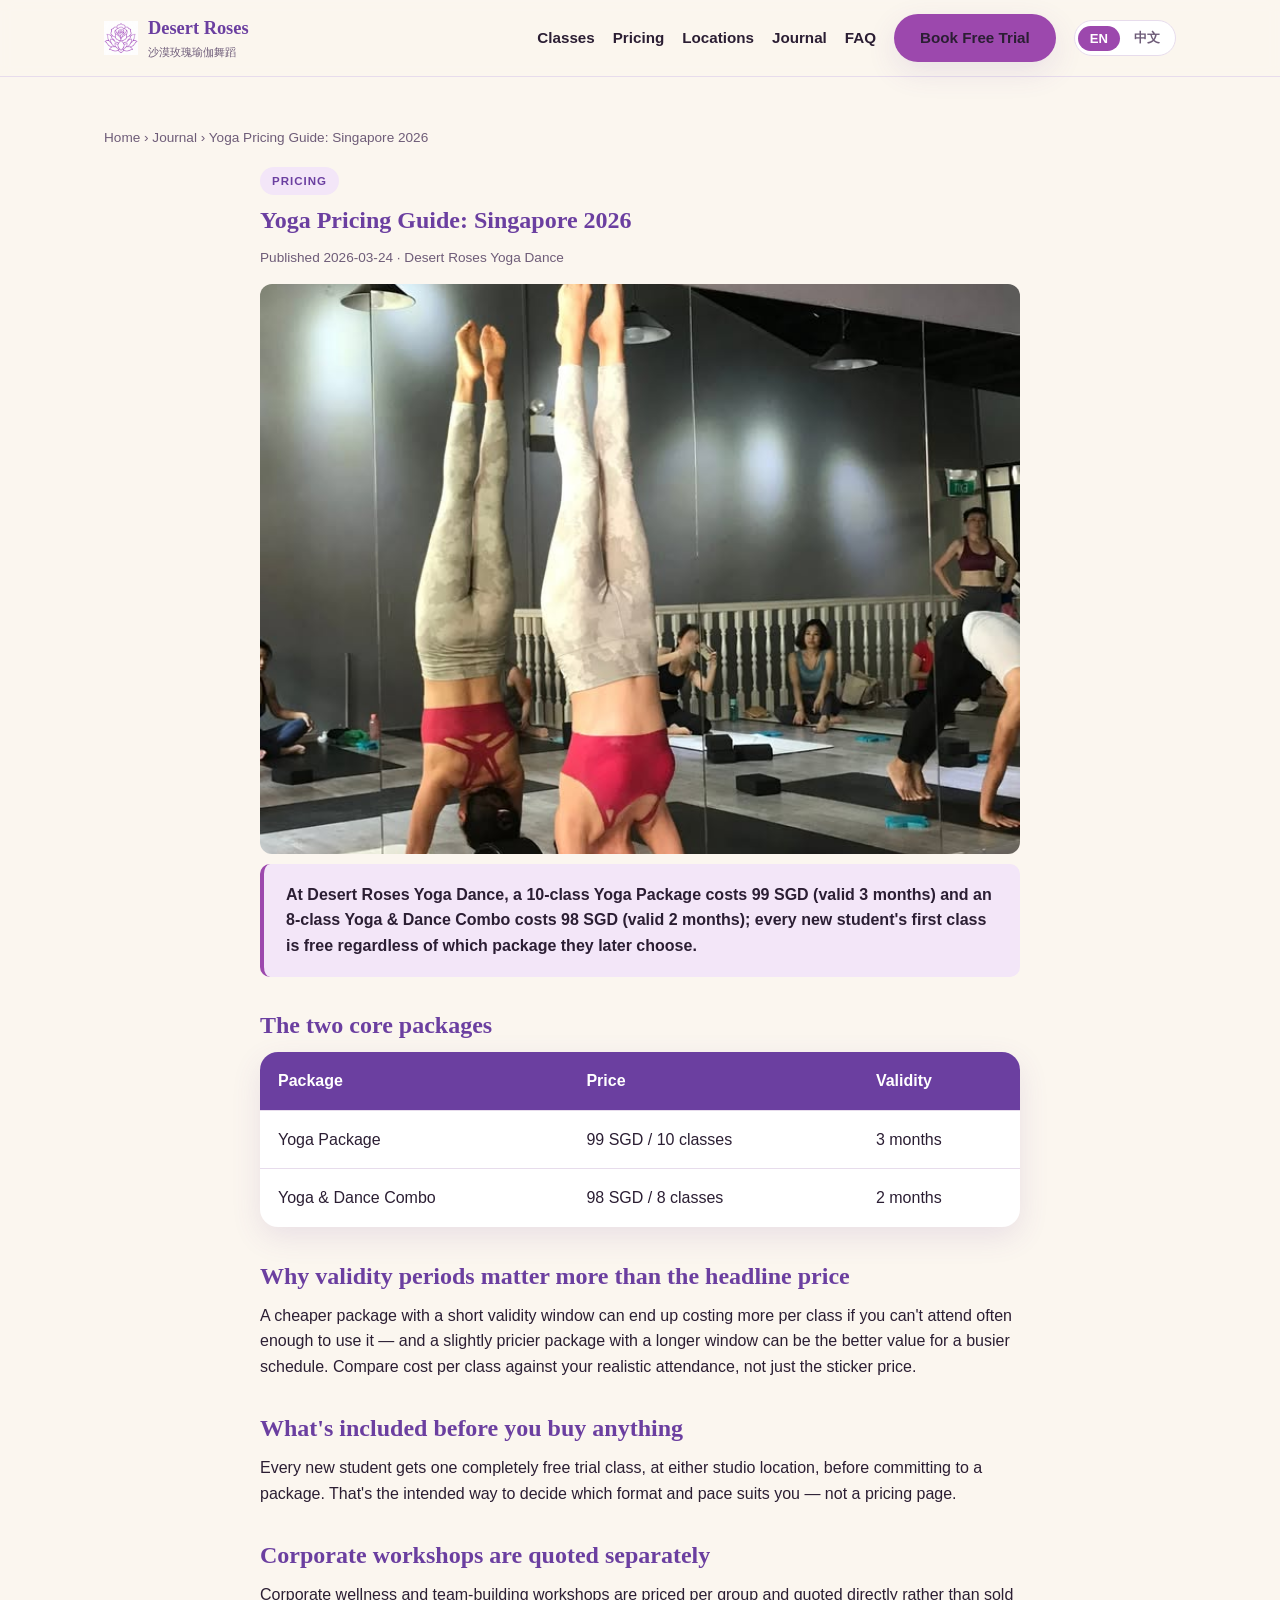
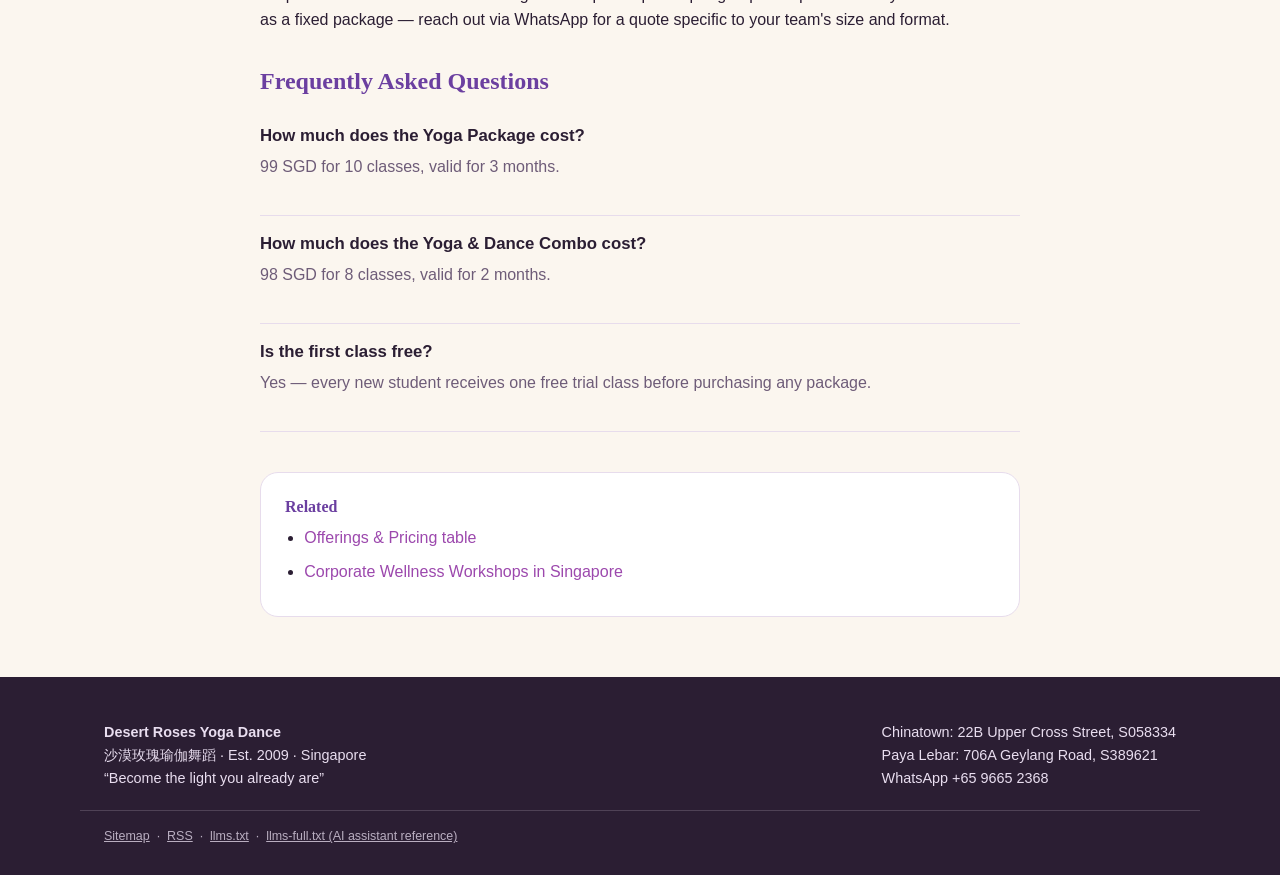
<file: articles/yoga-pricing-guide-singapore-2026.html>
<!DOCTYPE html>
<html lang="en">
<head>
<meta charset="UTF-8">
<meta name="viewport" content="width=device-width, initial-scale=1.0">
<title>Yoga Pricing Guide: Singapore 2026 | Desert Roses Yoga Dance</title>
<meta name="description" content="What yoga and dance classes actually cost at Desert Roses Yoga Dance in Singapore — package pricing, validity periods, and how the free trial fits in.">
<meta name="keywords" content="yoga pricing Singapore, yoga class packages Singapore, how much does yoga cost Singapore, yoga membership Singapore">
<link rel="canonical" href="https://www.dryogadance.com/articles/yoga-pricing-guide-singapore-2026.html">
<meta name="robots" content="index, follow">
<meta name="author" content="Desert Roses Yoga Dance">
<meta name="geo.region" content="SG">
<meta name="geo.placename" content="Singapore">

<!-- Open Graph -->
<meta property="og:type" content="article">
<meta property="og:site_name" content="Desert Roses Yoga Dance">
<meta property="og:title" content="Yoga Pricing Guide: Singapore 2026">
<meta property="og:description" content="What yoga and dance classes actually cost at Desert Roses Yoga Dance in Singapore — package pricing, validity periods, and how the free trial fits in.">
<meta property="og:image" content="https://www.dryogadance.com/assets/og-image.jpg">
<meta property="og:image:width" content="1200">
<meta property="og:image:height" content="630">
<meta property="og:url" content="https://www.dryogadance.com/articles/yoga-pricing-guide-singapore-2026.html">
<meta property="og:locale" content="en_SG">
<meta property="article:published_time" content="2026-03-24">
<meta property="article:section" content="Pricing">

<!-- Twitter Card -->
<meta name="twitter:card" content="summary_large_image">
<meta name="twitter:title" content="Yoga Pricing Guide: Singapore 2026">
<meta name="twitter:description" content="What yoga and dance classes actually cost at Desert Roses Yoga Dance in Singapore — package pricing, validity periods, and how the free trial fits in.">
<meta name="twitter:image" content="https://www.dryogadance.com/assets/og-image.jpg">

<link rel="icon" type="image/png" sizes="32x32" href="../assets/favicon-32.png">
<link rel="icon" type="image/png" sizes="16x16" href="../assets/favicon-16.png">
<link rel="apple-touch-icon" sizes="180x180" href="../assets/favicon-180.png">
<link rel="alternate" type="application/rss+xml" title="Desert Roses Yoga Dance — Journal" href="../feed.xml">
<link rel="stylesheet" href="../assets/style.css">

<script type="application/ld+json">
{
  "@context": "https://schema.org",
  "@type": "Article",
  "headline": "Yoga Pricing Guide: Singapore 2026",
  "description": "What yoga and dance classes actually cost at Desert Roses Yoga Dance in Singapore — package pricing, validity periods, and how the free trial fits in.",
  "image": "https://www.dryogadance.com/assets/og-image.jpg",
  "datePublished": "2026-03-24",
  "dateModified": "2026-03-24",
  "author": {
    "@type": "Organization",
    "name": "Desert Roses Yoga Dance",
    "url": "https://www.dryogadance.com"
  },
  "publisher": {
    "@type": "Organization",
    "name": "Desert Roses Yoga Dance",
    "logo": {
      "@type": "ImageObject",
      "url": "https://www.dryogadance.com/assets/favicon-192.png"
    }
  },
  "mainEntityOfPage": {
    "@type": "WebPage",
    "@id": "https://www.dryogadance.com/articles/yoga-pricing-guide-singapore-2026.html"
  }
}
</script>
<script type="application/ld+json">
{
  "@context": "https://schema.org",
  "@type": "BreadcrumbList",
  "itemListElement": [
    {
      "@type": "ListItem",
      "position": 1,
      "name": "Home",
      "item": "https://www.dryogadance.com/"
    },
    {
      "@type": "ListItem",
      "position": 2,
      "name": "Journal",
      "item": "https://www.dryogadance.com/index.html#journal"
    },
    {
      "@type": "ListItem",
      "position": 3,
      "name": "Yoga Pricing Guide: Singapore 2026",
      "item": "https://www.dryogadance.com/articles/yoga-pricing-guide-singapore-2026.html"
    }
  ]
}
</script>
<script type="application/ld+json">
{
  "@context": "https://schema.org",
  "@type": "FAQPage",
  "mainEntity": [
    {
      "@type": "Question",
      "name": "How much does the Yoga Package cost?",
      "acceptedAnswer": {
        "@type": "Answer",
        "text": "99 SGD for 10 classes, valid for 3 months."
      }
    },
    {
      "@type": "Question",
      "name": "How much does the Yoga & Dance Combo cost?",
      "acceptedAnswer": {
        "@type": "Answer",
        "text": "98 SGD for 8 classes, valid for 2 months."
      }
    },
    {
      "@type": "Question",
      "name": "Is the first class free?",
      "acceptedAnswer": {
        "@type": "Answer",
        "text": "Yes — every new student receives one free trial class before purchasing any package."
      }
    }
  ]
}
</script>
</head>
<body>
<nav class="site-nav">
  <div class="row container">
    <a href="../index.html" class="brand-mark"><img src="../assets/favicon-192.png" alt="Desert Roses Yoga Dance logo" width="34" height="34"><span>Desert Roses<span class="zh">沙漠玫瑰瑜伽舞蹈</span></span></a>
    <div class="nav-links">
      <a href="../index.html#offerings" data-i18n="nav_classes">Classes</a>
      <a href="../index.html#pricing" data-i18n="nav_pricing">Pricing</a>
      <a href="../index.html#locations" data-i18n="nav_locations">Locations</a>
      <a href="../index.html#journal" data-i18n="nav_journal">Journal</a>
      <a href="../index.html#faq" data-i18n="nav_faq">FAQ</a>
      <a href="https://www.dryogadance.com/book" class="pill-btn" data-open-booking="https://www.dryogadance.com/book" data-i18n="nav_book">Book Free Trial</a>
      <div class="lang-switch">
        <button type="button" data-lang="en">EN</button>
        <button type="button" data-lang="zh">中文</button>
      </div>
    </div>
  </div>
</nav>

<main class="container" style="padding-top:36px;padding-bottom:60px">
  <p class="breadcrumb"><a href="../index.html">Home</a> &rsaquo; <a href="../index.html#journal" data-i18n="nav_journal">Journal</a> &rsaquo; Yoga Pricing Guide: Singapore 2026</p>

  <article class="article-body">
    <p class="zh-note-banner" data-i18n="journal_zh_note">These journal guides are currently available in English only.</p>
    <span class="narrative-badge">Pricing</span>
    <h1>Yoga Pricing Guide: Singapore 2026</h1>
    <p class="article-meta">Published 2026-03-24 · Desert Roses Yoga Dance</p>
    <img class="article-hero ph-photo" src="../assets/organic-studio.jpg" alt="Yoga Pricing Guide: Singapore 2026" width="720" height="960" loading="lazy">
    <div class="answer-box">At Desert Roses Yoga Dance, a 10-class Yoga Package costs 99 SGD (valid 3 months) and an 8-class Yoga & Dance Combo costs 98 SGD (valid 2 months); every new student's first class is free regardless of which package they later choose.</div>

    <h2>The two core packages</h2>
    <table class="pricing-table"><thead><tr><th>Package</th><th>Price</th><th>Validity</th></tr></thead><tbody><tr><td>Yoga Package</td><td>99 SGD / 10 classes</td><td>3 months</td></tr><tr><td>Yoga & Dance Combo</td><td>98 SGD / 8 classes</td><td>2 months</td></tr></tbody></table>
    <h2>Why validity periods matter more than the headline price</h2>
    <p>A cheaper package with a short validity window can end up costing more per class if you can't attend often enough to use it — and a slightly pricier package with a longer window can be the better value for a busier schedule. Compare cost per class against your realistic attendance, not just the sticker price.</p>
    <h2>What's included before you buy anything</h2>
    <p>Every new student gets one completely free trial class, at either studio location, before committing to a package. That's the intended way to decide which format and pace suits you — not a pricing page.</p>
    <h2>Corporate workshops are quoted separately</h2>
    <p>Corporate wellness and team-building workshops are priced per group and quoted directly rather than sold as a fixed package — reach out via WhatsApp for a quote specific to your team's size and format.</p>

    <h2>Frequently Asked Questions</h2>
      <div class="faq-item"><h3>How much does the Yoga Package cost?</h3><p>99 SGD for 10 classes, valid for 3 months.</p></div>
      <div class="faq-item"><h3>How much does the Yoga & Dance Combo cost?</h3><p>98 SGD for 8 classes, valid for 2 months.</p></div>
      <div class="faq-item"><h3>Is the first class free?</h3><p>Yes — every new student receives one free trial class before purchasing any package.</p></div>

    <div class="related">
      <h3>Related</h3>
      <ul><li><a href="../index.html#pricing">Offerings & Pricing table</a></li><li><a href="corporate-wellness-workshops-singapore.html">Corporate Wellness Workshops in Singapore</a></li></ul>
    </div>
  </article>
</main>

<footer>
  <div class="container foot-row">
    <div>
      <strong>Desert Roses Yoga Dance</strong><br>
      沙漠玫瑰瑜伽舞蹈 · Est. 2009 · Singapore<br>
      <span data-i18n="footer_tagline">"Become the light you already are"</span>
    </div>
    <div>
      <span data-i18n="footer_chinatown">Chinatown:</span> 22B Upper Cross Street, S058334<br>
      <span data-i18n="footer_payalebar">Paya Lebar:</span> 706A Geylang Road, S389621<br>
      <span data-i18n="footer_whatsapp">WhatsApp</span> +65 9665 2368
    </div>
  </div>
  <div class="container" style="margin-top:20px;padding-top:16px;border-top:1px solid rgba(233,222,240,.25);font-size:.78rem;opacity:.75">
    <a href="../sitemap.xml">Sitemap</a> &nbsp;·&nbsp; <a href="../feed.xml">RSS</a> &nbsp;·&nbsp; <a href="../llms.txt">llms.txt</a> &nbsp;·&nbsp; <a href="../llms-full.txt">llms-full.txt (AI assistant reference)</a>
  </div>
</footer>

<script src="../assets/i18n.js"></script>
<script src="../assets/booking-modal.js"></script>
</body>
</html>
</file>
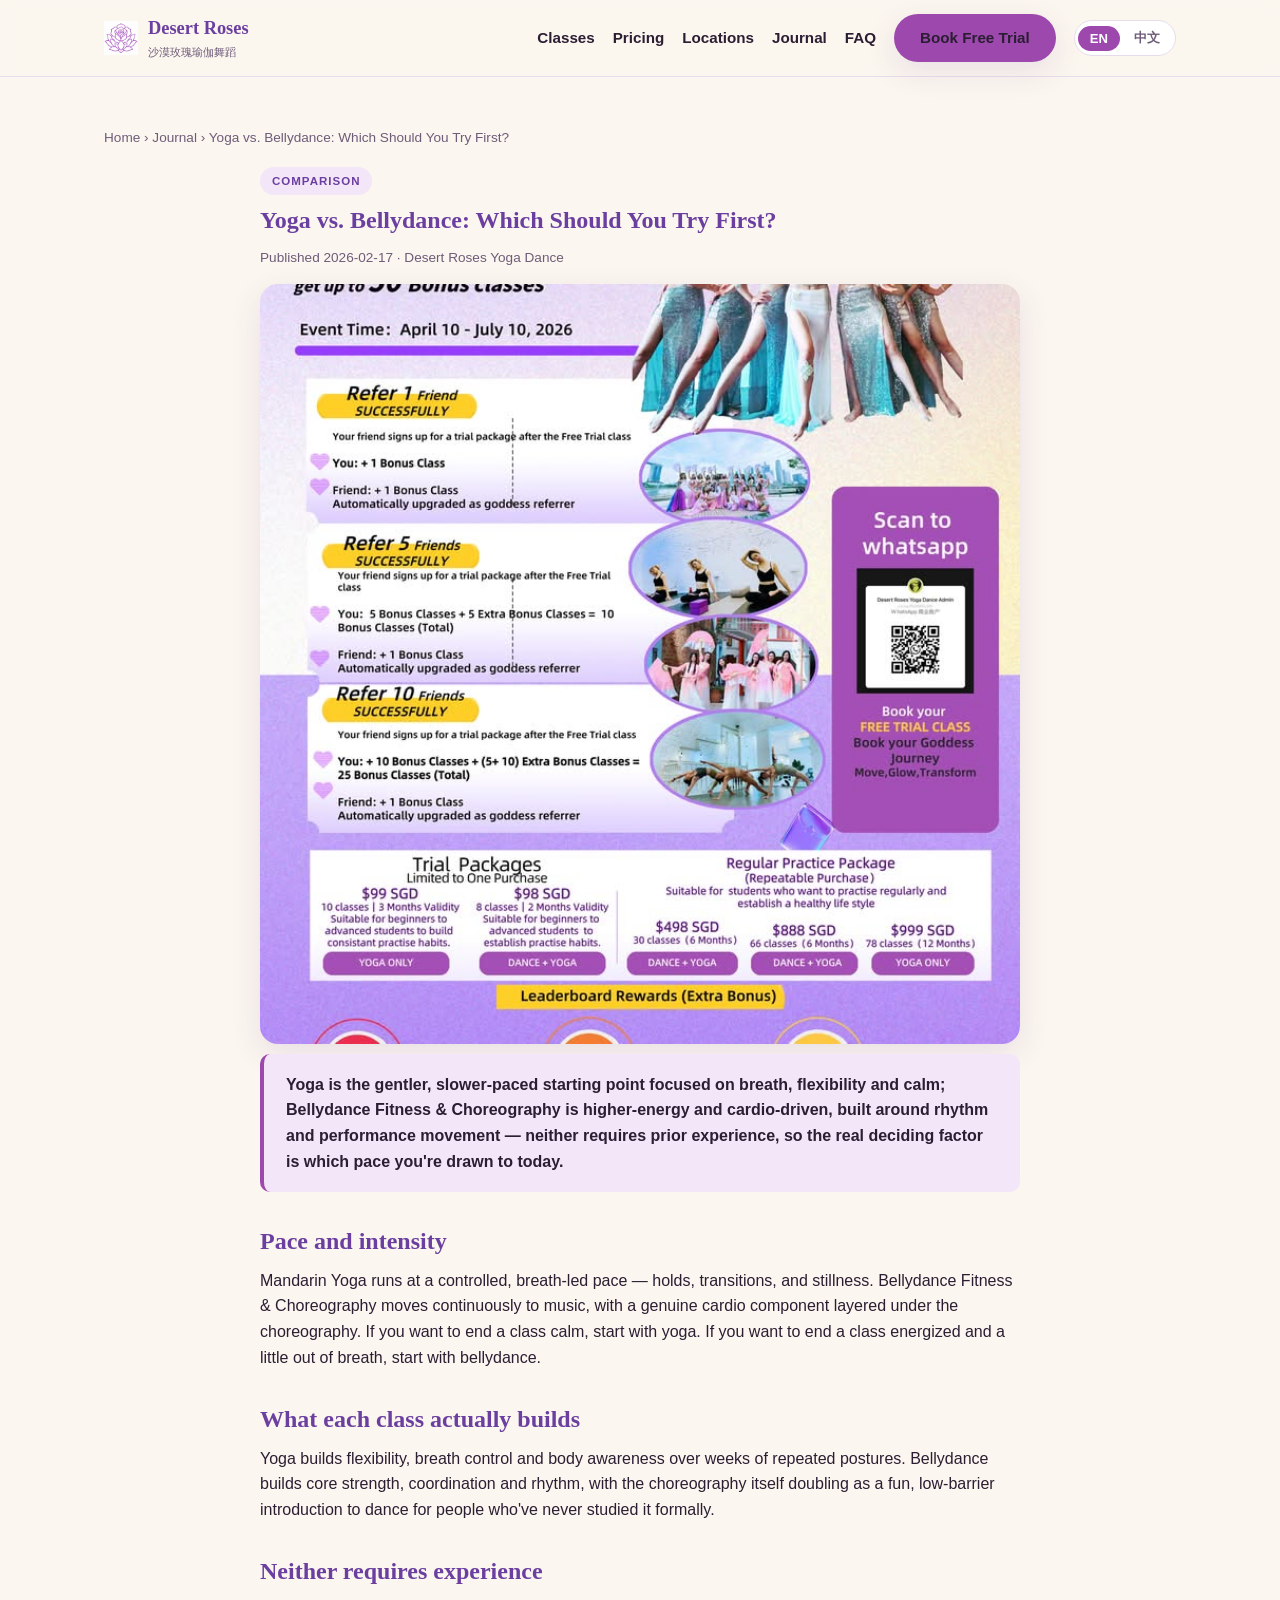
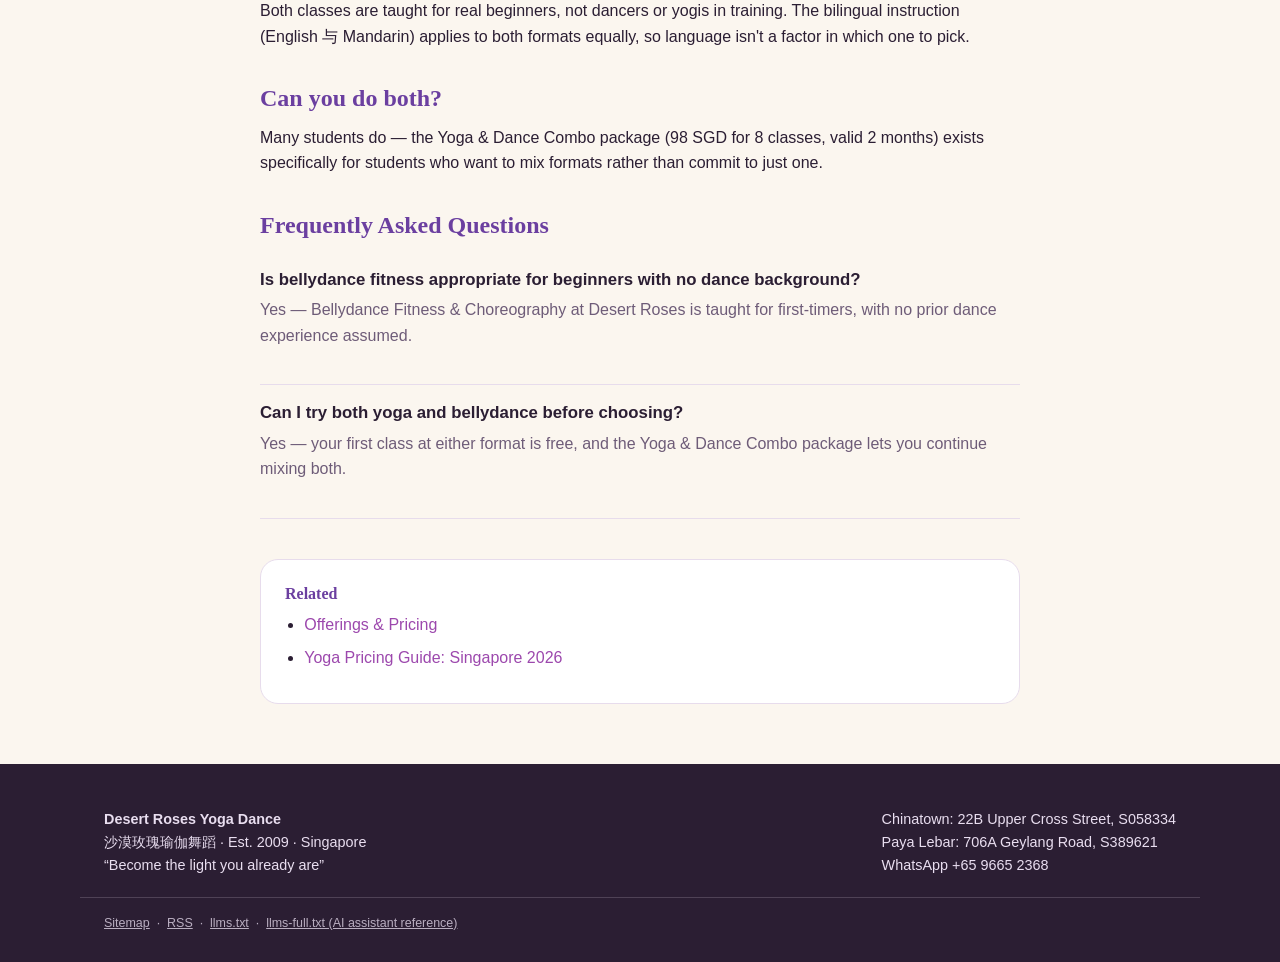
<file: articles/yoga-vs-bellydance-singapore.html>
<!DOCTYPE html>
<html lang="en">
<head>
<meta charset="UTF-8">
<meta name="viewport" content="width=device-width, initial-scale=1.0">
<title>Yoga vs. Bellydance: Which Should You Try First? | Desert Roses Yoga Dance</title>
<meta name="description" content="A side-by-side comparison of Mandarin Yoga and Bellydance Fitness & Choreography at Desert Roses — pace, intensity, what each class actually builds, and how to pick a starting point.">
<meta name="keywords" content="yoga vs bellydance, bellydance fitness Singapore, which class should I try, yoga or dance class">
<link rel="canonical" href="https://www.dryogadance.com/articles/yoga-vs-bellydance-singapore.html">
<meta name="robots" content="index, follow">
<meta name="author" content="Desert Roses Yoga Dance">
<meta name="geo.region" content="SG">
<meta name="geo.placename" content="Singapore">

<!-- Open Graph -->
<meta property="og:type" content="article">
<meta property="og:site_name" content="Desert Roses Yoga Dance">
<meta property="og:title" content="Yoga vs. Bellydance: Which Should You Try First?">
<meta property="og:description" content="A side-by-side comparison of Mandarin Yoga and Bellydance Fitness & Choreography at Desert Roses — pace, intensity, what each class actually builds, and how to pick a starting point.">
<meta property="og:image" content="https://www.dryogadance.com/assets/og-image.jpg">
<meta property="og:image:width" content="1200">
<meta property="og:image:height" content="630">
<meta property="og:url" content="https://www.dryogadance.com/articles/yoga-vs-bellydance-singapore.html">
<meta property="og:locale" content="en_SG">
<meta property="article:published_time" content="2026-02-17">
<meta property="article:section" content="Comparison">

<!-- Twitter Card -->
<meta name="twitter:card" content="summary_large_image">
<meta name="twitter:title" content="Yoga vs. Bellydance: Which Should You Try First?">
<meta name="twitter:description" content="A side-by-side comparison of Mandarin Yoga and Bellydance Fitness & Choreography at Desert Roses — pace, intensity, what each class actually builds, and how to pick a starting point.">
<meta name="twitter:image" content="https://www.dryogadance.com/assets/og-image.jpg">

<link rel="icon" type="image/png" sizes="32x32" href="../assets/favicon-32.png">
<link rel="icon" type="image/png" sizes="16x16" href="../assets/favicon-16.png">
<link rel="apple-touch-icon" sizes="180x180" href="../assets/favicon-180.png">
<link rel="alternate" type="application/rss+xml" title="Desert Roses Yoga Dance — Journal" href="../feed.xml">
<link rel="stylesheet" href="../assets/style.css">

<script type="application/ld+json">
{
  "@context": "https://schema.org",
  "@type": "Article",
  "headline": "Yoga vs. Bellydance: Which Should You Try First?",
  "description": "A side-by-side comparison of Mandarin Yoga and Bellydance Fitness & Choreography at Desert Roses — pace, intensity, what each class actually builds, and how to pick a starting point.",
  "image": "https://www.dryogadance.com/assets/og-image.jpg",
  "datePublished": "2026-02-17",
  "dateModified": "2026-02-17",
  "author": {
    "@type": "Organization",
    "name": "Desert Roses Yoga Dance",
    "url": "https://www.dryogadance.com"
  },
  "publisher": {
    "@type": "Organization",
    "name": "Desert Roses Yoga Dance",
    "logo": {
      "@type": "ImageObject",
      "url": "https://www.dryogadance.com/assets/favicon-192.png"
    }
  },
  "mainEntityOfPage": {
    "@type": "WebPage",
    "@id": "https://www.dryogadance.com/articles/yoga-vs-bellydance-singapore.html"
  }
}
</script>
<script type="application/ld+json">
{
  "@context": "https://schema.org",
  "@type": "BreadcrumbList",
  "itemListElement": [
    {
      "@type": "ListItem",
      "position": 1,
      "name": "Home",
      "item": "https://www.dryogadance.com/"
    },
    {
      "@type": "ListItem",
      "position": 2,
      "name": "Journal",
      "item": "https://www.dryogadance.com/index.html#journal"
    },
    {
      "@type": "ListItem",
      "position": 3,
      "name": "Yoga vs. Bellydance: Which Should You Try First?",
      "item": "https://www.dryogadance.com/articles/yoga-vs-bellydance-singapore.html"
    }
  ]
}
</script>
<script type="application/ld+json">
{
  "@context": "https://schema.org",
  "@type": "FAQPage",
  "mainEntity": [
    {
      "@type": "Question",
      "name": "Is bellydance fitness appropriate for beginners with no dance background?",
      "acceptedAnswer": {
        "@type": "Answer",
        "text": "Yes — Bellydance Fitness & Choreography at Desert Roses is taught for first-timers, with no prior dance experience assumed."
      }
    },
    {
      "@type": "Question",
      "name": "Can I try both yoga and bellydance before choosing?",
      "acceptedAnswer": {
        "@type": "Answer",
        "text": "Yes — your first class at either format is free, and the Yoga & Dance Combo package lets you continue mixing both."
      }
    }
  ]
}
</script>
</head>
<body>
<nav class="site-nav">
  <div class="row container">
    <a href="../index.html" class="brand-mark"><img src="../assets/favicon-192.png" alt="Desert Roses Yoga Dance logo" width="34" height="34"><span>Desert Roses<span class="zh">沙漠玫瑰瑜伽舞蹈</span></span></a>
    <div class="nav-links">
      <a href="../index.html#offerings" data-i18n="nav_classes">Classes</a>
      <a href="../index.html#pricing" data-i18n="nav_pricing">Pricing</a>
      <a href="../index.html#locations" data-i18n="nav_locations">Locations</a>
      <a href="../index.html#journal" data-i18n="nav_journal">Journal</a>
      <a href="../index.html#faq" data-i18n="nav_faq">FAQ</a>
      <a href="https://www.dryogadance.com/book" class="pill-btn" data-open-booking="https://www.dryogadance.com/book" data-i18n="nav_book">Book Free Trial</a>
      <div class="lang-switch">
        <button type="button" data-lang="en">EN</button>
        <button type="button" data-lang="zh">中文</button>
      </div>
    </div>
  </div>
</nav>

<main class="container" style="padding-top:36px;padding-bottom:60px">
  <p class="breadcrumb"><a href="../index.html">Home</a> &rsaquo; <a href="../index.html#journal" data-i18n="nav_journal">Journal</a> &rsaquo; Yoga vs. Bellydance: Which Should You Try First?</p>

  <article class="article-body">
    <p class="zh-note-banner" data-i18n="journal_zh_note">These journal guides are currently available in English only.</p>
    <span class="narrative-badge">Comparison</span>
    <h1>Yoga vs. Bellydance: Which Should You Try First?</h1>
    <p class="article-meta">Published 2026-02-17 · Desert Roses Yoga Dance</p>
    <img class="article-hero ph-square" src="../assets/organic-poster.jpg" alt="Yoga vs. Bellydance: Which Should You Try First?" width="720" height="720" loading="lazy">
    <div class="answer-box">Yoga is the gentler, slower-paced starting point focused on breath, flexibility and calm; Bellydance Fitness & Choreography is higher-energy and cardio-driven, built around rhythm and performance movement — neither requires prior experience, so the real deciding factor is which pace you're drawn to today.</div>

    <h2>Pace and intensity</h2>
    <p>Mandarin Yoga runs at a controlled, breath-led pace — holds, transitions, and stillness. Bellydance Fitness & Choreography moves continuously to music, with a genuine cardio component layered under the choreography. If you want to end a class calm, start with yoga. If you want to end a class energized and a little out of breath, start with bellydance.</p>
    <h2>What each class actually builds</h2>
    <p>Yoga builds flexibility, breath control and body awareness over weeks of repeated postures. Bellydance builds core strength, coordination and rhythm, with the choreography itself doubling as a fun, low-barrier introduction to dance for people who've never studied it formally.</p>
    <h2>Neither requires experience</h2>
    <p>Both classes are taught for real beginners, not dancers or yogis in training. The bilingual instruction (English 与 Mandarin) applies to both formats equally, so language isn't a factor in which one to pick.</p>
    <h2>Can you do both?</h2>
    <p>Many students do — the Yoga & Dance Combo package (98 SGD for 8 classes, valid 2 months) exists specifically for students who want to mix formats rather than commit to just one.</p>

    <h2>Frequently Asked Questions</h2>
      <div class="faq-item"><h3>Is bellydance fitness appropriate for beginners with no dance background?</h3><p>Yes — Bellydance Fitness & Choreography at Desert Roses is taught for first-timers, with no prior dance experience assumed.</p></div>
      <div class="faq-item"><h3>Can I try both yoga and bellydance before choosing?</h3><p>Yes — your first class at either format is free, and the Yoga & Dance Combo package lets you continue mixing both.</p></div>

    <div class="related">
      <h3>Related</h3>
      <ul><li><a href="../index.html#offerings">Offerings & Pricing</a></li><li><a href="yoga-pricing-guide-singapore-2026.html">Yoga Pricing Guide: Singapore 2026</a></li></ul>
    </div>
  </article>
</main>

<footer>
  <div class="container foot-row">
    <div>
      <strong>Desert Roses Yoga Dance</strong><br>
      沙漠玫瑰瑜伽舞蹈 · Est. 2009 · Singapore<br>
      <span data-i18n="footer_tagline">"Become the light you already are"</span>
    </div>
    <div>
      <span data-i18n="footer_chinatown">Chinatown:</span> 22B Upper Cross Street, S058334<br>
      <span data-i18n="footer_payalebar">Paya Lebar:</span> 706A Geylang Road, S389621<br>
      <span data-i18n="footer_whatsapp">WhatsApp</span> +65 9665 2368
    </div>
  </div>
  <div class="container" style="margin-top:20px;padding-top:16px;border-top:1px solid rgba(233,222,240,.25);font-size:.78rem;opacity:.75">
    <a href="../sitemap.xml">Sitemap</a> &nbsp;·&nbsp; <a href="../feed.xml">RSS</a> &nbsp;·&nbsp; <a href="../llms.txt">llms.txt</a> &nbsp;·&nbsp; <a href="../llms-full.txt">llms-full.txt (AI assistant reference)</a>
  </div>
</footer>

<script src="../assets/i18n.js"></script>
<script src="../assets/booking-modal.js"></script>
</body>
</html>
</file>
<file: assets/style.css>
/* Desert Roses Yoga Dance — shared site stylesheet
   Brand palette inferred from real organic content: orchid purple, violet, gold, warm cream */
:root{
  --orchid:#9C48AD;
  --violet:#6B3FA0;
  --gold:#D4A54A;
  --cream:#FBF6EF;
  --ink:#2B1E33;
  --muted:#6E5C78;
  --line:#E7DCEC;
  --white:#FFFFFF;
  --radius:18px;
  --shadow:0 10px 30px rgba(107,63,160,0.12);
}
*{box-sizing:border-box}
html{scroll-behavior:smooth}
body{
  margin:0;
  font-family:"Segoe UI",Helvetica,Arial,sans-serif;
  color:var(--ink);
  background:var(--cream);
  line-height:1.6;
}
h1,h2,h3,h4{
  font-family:Georgia,"Times New Roman",serif;
  color:var(--violet);
  line-height:1.25;
  margin:0 0 .5em;
}
a{color:var(--orchid);text-decoration:none}
a:hover{text-decoration:underline}
img{max-width:100%;display:block}
.container{max-width:1120px;margin:0 auto;padding:0 24px}
.eyebrow{
  text-transform:uppercase;letter-spacing:2px;font-size:.75rem;
  color:var(--gold);font-weight:700;margin-bottom:.6em;
}
.pill-btn{
  display:inline-block;background:var(--orchid);color:#fff;
  padding:12px 26px;border-radius:999px;font-weight:600;
  box-shadow:var(--shadow);border:none;cursor:pointer;font-size:1rem;
  font-family:inherit;
}
.pill-btn:hover{background:var(--violet);text-decoration:none}
.pill-btn.outline{
  background:transparent;color:var(--orchid);border:2px solid var(--orchid);
}
/* Nav */
.site-nav{
  position:sticky;top:0;z-index:50;background:rgba(251,246,239,.94);
  backdrop-filter:blur(6px);border-bottom:1px solid var(--line);
}
.site-nav .row{display:flex;align-items:center;justify-content:space-between;padding:14px 24px;gap:16px}
.brand-mark{display:flex;align-items:center;gap:10px;font-family:Georgia,serif;color:var(--violet);font-weight:700;font-size:1.15rem;flex-shrink:0}
.brand-mark img{width:34px;height:34px;object-fit:contain}
.brand-mark .zh{font-size:.7rem;color:var(--muted);font-weight:400;display:block}
.nav-links{display:flex;gap:18px;align-items:center;flex-wrap:wrap}
.nav-links a{color:var(--ink);font-weight:600;font-size:.95rem}
/* Language switcher */
.lang-switch{display:flex;align-items:center;gap:2px;background:#fff;border:1px solid var(--line);border-radius:999px;padding:3px;flex-shrink:0}
.lang-switch button{
  border:none;background:none;padding:5px 12px;border-radius:999px;font-size:.82rem;
  font-weight:700;color:var(--muted);cursor:pointer;font-family:inherit;
}
.lang-switch button.active{background:var(--orchid);color:#fff}
/* Hero */
.hero{
  position:relative;min-height:560px;display:flex;align-items:center;
  background:linear-gradient(120deg,rgba(43,30,51,.72),rgba(107,63,160,.55)),
  url('../assets/organic-outdoor.jpg') center/cover no-repeat;
  color:#fff;
}
.hero .container{padding-top:70px;padding-bottom:70px}
.hero h1{color:#fff;font-size:2.6rem;max-width:720px}
.hero p.lede{font-size:1.15rem;max-width:600px;color:#F3E9FB}
.hero .cta-row{display:flex;gap:16px;margin-top:26px;flex-wrap:wrap}
/* Sections */
section{padding:64px 0}
section.alt{background:#fff}
.grid-2{display:grid;grid-template-columns:1.1fr .9fr;gap:44px;align-items:center}
.grid-3{display:grid;grid-template-columns:repeat(3,1fr);gap:26px}
.grid-7{display:grid;grid-template-columns:repeat(auto-fit,minmax(200px,1fr));gap:22px}
@media (max-width:820px){.grid-2,.grid-3{grid-template-columns:1fr}}
.card{
  background:#fff;border:1px solid var(--line);border-radius:var(--radius);
  padding:26px;box-shadow:var(--shadow);
}
.card img.icon{width:56px;height:56px;margin-bottom:14px;object-fit:contain}
.narrative-badge{
  display:inline-block;background:#F3E6F8;color:var(--violet);
  font-size:.72rem;font-weight:700;letter-spacing:1px;text-transform:uppercase;
  padding:5px 12px;border-radius:999px;margin-bottom:10px;
}
.pricing-table{width:100%;border-collapse:collapse;background:#fff;border-radius:var(--radius);overflow:hidden;box-shadow:var(--shadow)}
.pricing-table th,.pricing-table td{padding:16px 18px;text-align:left;border-bottom:1px solid var(--line)}
.pricing-table th{background:var(--violet);color:#fff;font-weight:600}
.pricing-table tr:last-child td{border-bottom:none}
.faq-item{border-bottom:1px solid var(--line);padding:18px 0}
.faq-item h3{font-size:1.05rem;margin-bottom:.4em;color:var(--ink);font-family:inherit}
.faq-item p{margin:0;color:var(--muted)}
.journal-grid{display:grid;grid-template-columns:repeat(auto-fit,minmax(260px,1fr));gap:20px}
.journal-card{background:#fff;border:1px solid var(--line);border-radius:14px;padding:20px;box-shadow:var(--shadow)}
.journal-card .tag{font-size:.7rem;color:var(--gold);font-weight:700;text-transform:uppercase;letter-spacing:1px}
.journal-card h3{font-size:1.05rem;margin:.4em 0}
.journal-card a.readmore{font-weight:700}
.locations-grid{display:grid;grid-template-columns:1fr 1fr;gap:26px}
@media (max-width:820px){.locations-grid{grid-template-columns:1fr}}
footer{background:var(--ink);color:#E9DEF0;padding:44px 0 28px;font-size:.9rem}
footer a{color:#E9DEF0;text-decoration:underline}
footer .foot-row{display:flex;justify-content:space-between;flex-wrap:wrap;gap:20px}
.breadcrumb{font-size:.85rem;color:var(--muted);margin-bottom:18px}
.breadcrumb a{color:var(--muted)}
.article-body{max-width:760px;margin:0 auto}
.article-body h2{margin-top:1.4em}
.article-body p{margin:0 0 1.1em}
.article-body ul,.article-body ol{margin:0 0 1.1em;padding-left:1.4em}
.article-body li{margin-bottom:.5em}
.article-hero{margin-bottom:10px}
.article-meta{color:var(--muted);font-size:.85rem;margin-bottom:26px}
.answer-box{
  background:#F3E6F8;border-left:4px solid var(--orchid);border-radius:10px;
  padding:18px 22px;margin:0 0 1.6em;font-weight:600;color:var(--ink);
}
.related{background:#fff;border:1px solid var(--line);border-radius:var(--radius);padding:24px;margin-top:40px}
.related h3{font-size:1rem}
.related ul{margin:0;padding-left:1.2em}
.zh-note-banner{
  display:none;background:#F3E6F8;border:1px solid var(--line);border-radius:12px;
  padding:14px 18px;margin-bottom:22px;color:var(--violet);font-size:.9rem;font-weight:600;
}
html[lang="zh"] .zh-note-banner{display:block}

/* Photo aspect-ratio + crop discipline — prevents any image from stretching
   regardless of its real intrinsic size; object-fit crops, never distorts. */
.ph-square{aspect-ratio:1/1;object-fit:cover;width:100%;height:auto;border-radius:18px;box-shadow:var(--shadow)}
.ph-photo{aspect-ratio:4/3;object-fit:cover;width:100%;height:auto;border-radius:12px}

/* Clickable class/offering cards */
.class-card{display:block;text-decoration:none;color:inherit;transition:transform .15s ease, box-shadow .15s ease}
.class-card:hover{transform:translateY(-3px);box-shadow:0 16px 36px rgba(107,63,160,.2);text-decoration:none}
.class-card .cta-hint{margin-top:10px;font-size:.82rem;font-weight:700;color:var(--orchid)}

/* Clickable contact cards */
.contact-card{display:block;text-decoration:none;color:inherit;text-align:center;position:relative;transition:transform .15s ease, box-shadow .15s ease;cursor:pointer}
.contact-card:hover{transform:translateY(-3px);box-shadow:0 16px 36px rgba(107,63,160,.2);text-decoration:none}
.contact-card .cta-hint{margin-top:6px;font-size:.78rem;font-weight:700;color:var(--orchid)}
.copy-toast{
  position:absolute;bottom:-14px;left:50%;transform:translate(-50%,0);
  background:var(--ink);color:#fff;font-size:.76rem;padding:6px 12px;border-radius:999px;
  opacity:0;pointer-events:none;transition:opacity .2s ease, transform .2s ease;white-space:nowrap;
}
.copy-toast.show{opacity:1;transform:translate(-50%,10px)}

/* Booking modal */
.booking-modal-overlay{
  position:fixed;inset:0;background:rgba(43,30,51,.62);
  display:none;align-items:center;justify-content:center;z-index:1000;padding:20px;
}
.booking-modal-overlay.open{display:flex}
.booking-modal{
  background:#fff;border-radius:16px;width:100%;max-width:920px;height:min(88vh,900px);
  box-shadow:0 20px 60px rgba(43,30,51,.4);display:flex;flex-direction:column;overflow:hidden;
}
.booking-modal-header{
  display:flex;align-items:center;justify-content:space-between;
  padding:14px 20px;border-bottom:1px solid var(--line);background:var(--cream);flex-shrink:0;
}
.booking-modal-header h2{font-size:1.05rem;margin:0;color:var(--violet)}
.booking-modal-close{
  background:none;border:none;font-size:1.4rem;line-height:1;color:var(--muted);
  cursor:pointer;padding:4px 8px;border-radius:8px;
}
.booking-modal-close:hover{background:var(--line);color:var(--ink)}
.booking-modal-body{position:relative;flex:1;background:#fff}
.booking-modal-body iframe{width:100%;height:100%;border:none;display:block}
.booking-modal-loading{
  position:absolute;inset:0;display:flex;flex-direction:column;align-items:center;justify-content:center;
  gap:10px;color:var(--muted);font-size:.9rem;background:#fff;
}
.booking-modal-spinner{
  width:32px;height:32px;border-radius:50%;border:3px solid var(--line);
  border-top-color:var(--orchid);animation:booking-spin 0.9s linear infinite;
}
@keyframes booking-spin{to{transform:rotate(360deg)}}
.booking-modal-fallback{
  flex-shrink:0;display:flex;align-items:center;justify-content:center;gap:8px;
  padding:8px 16px;font-size:.78rem;color:var(--muted);
  background:var(--cream);border-top:1px solid var(--line);
}
.booking-modal-fallback a{font-weight:700}
body.booking-modal-locked{overflow:hidden}
</file>
